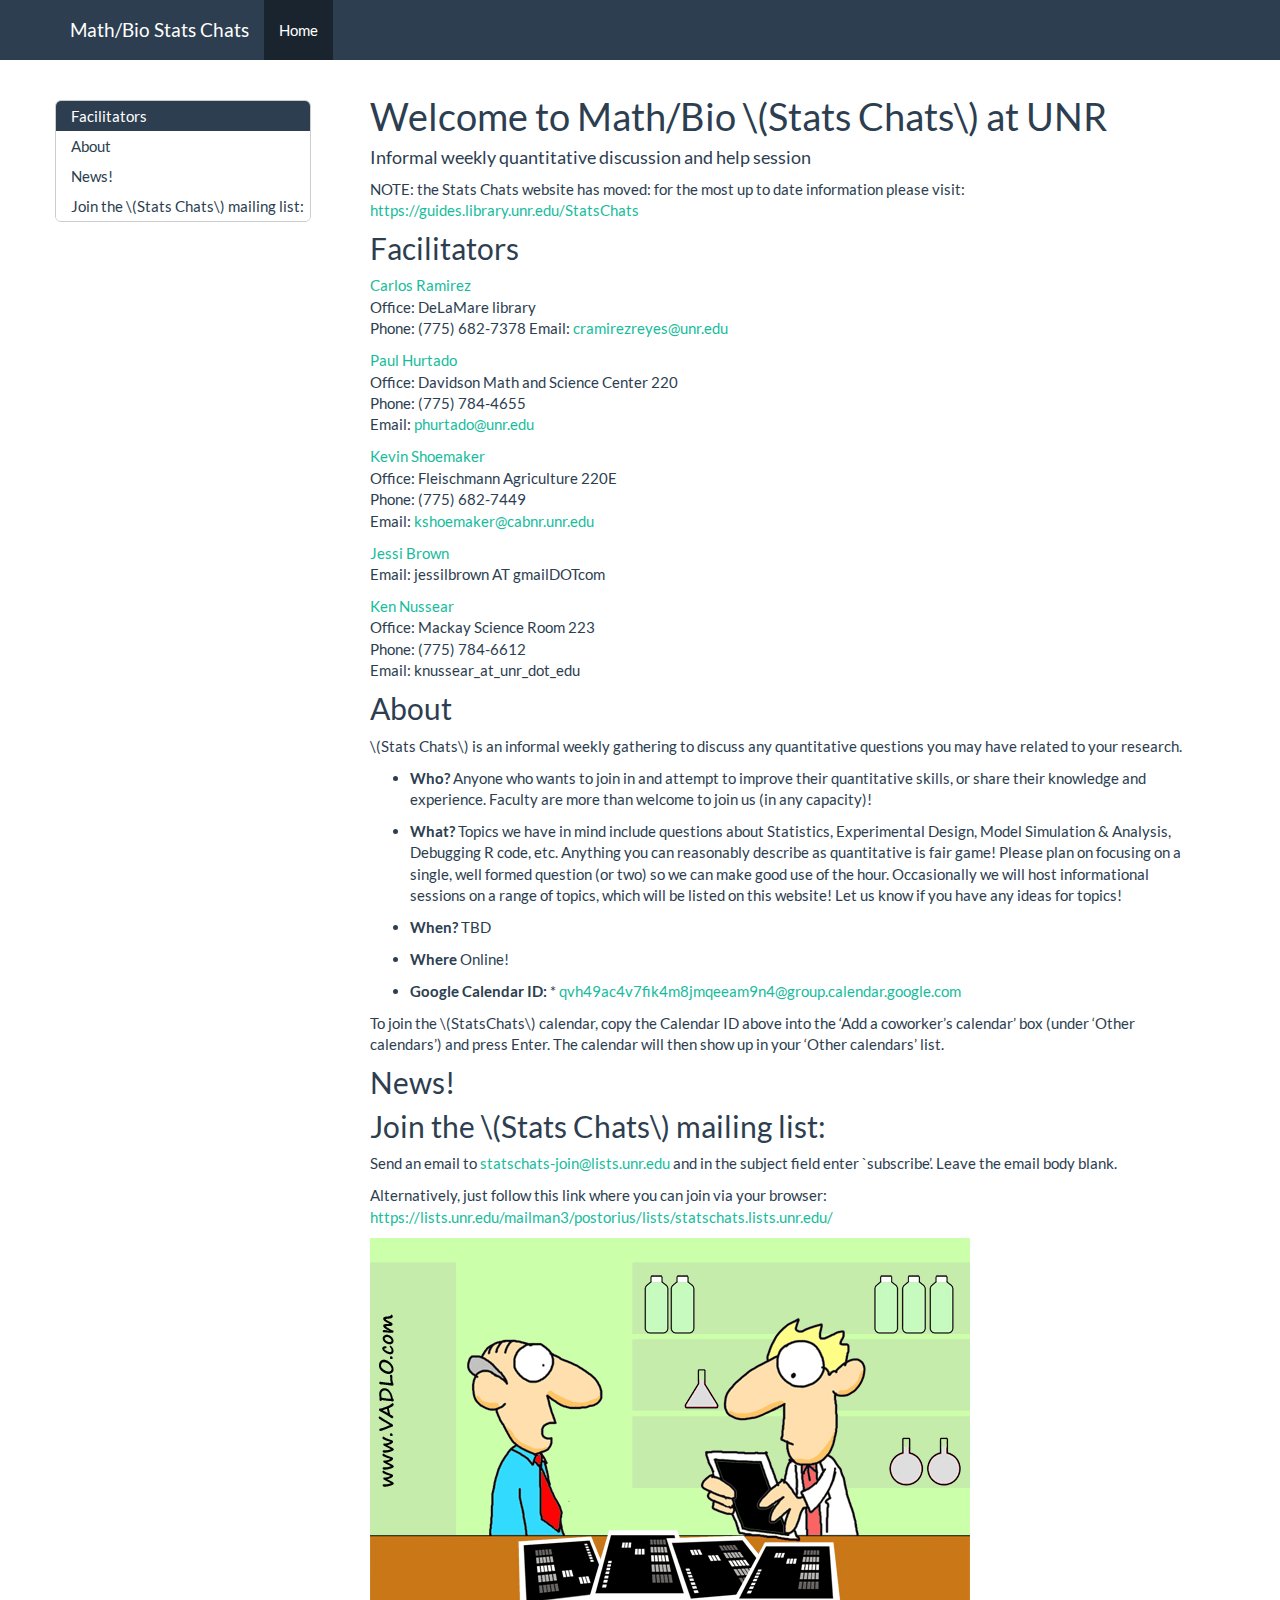
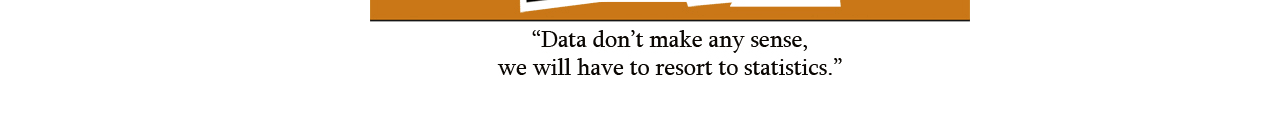
<file: index.html>
<!DOCTYPE html>

<html>

<head>

<meta charset="utf-8" />
<meta name="generator" content="pandoc" />
<meta http-equiv="X-UA-Compatible" content="IE=EDGE" />


<meta name="author" content="Informal weekly quantitative discussion and help session" />


<title>Welcome to Math/Bio Stats Chats at UNR</title>

<script src="site_libs/header-attrs-2.14/header-attrs.js"></script>
<script src="site_libs/jquery-3.6.0/jquery-3.6.0.min.js"></script>
<meta name="viewport" content="width=device-width, initial-scale=1" />
<link href="site_libs/bootstrap-3.3.5/css/flatly.min.css" rel="stylesheet" />
<script src="site_libs/bootstrap-3.3.5/js/bootstrap.min.js"></script>
<script src="site_libs/bootstrap-3.3.5/shim/html5shiv.min.js"></script>
<script src="site_libs/bootstrap-3.3.5/shim/respond.min.js"></script>
<style>h1 {font-size: 34px;}
       h1.title {font-size: 38px;}
       h2 {font-size: 30px;}
       h3 {font-size: 24px;}
       h4 {font-size: 18px;}
       h5 {font-size: 16px;}
       h6 {font-size: 12px;}
       code {color: inherit; background-color: rgba(0, 0, 0, 0.04);}
       pre:not([class]) { background-color: white }</style>
<script src="site_libs/jqueryui-1.11.4/jquery-ui.min.js"></script>
<link href="site_libs/tocify-1.9.1/jquery.tocify.css" rel="stylesheet" />
<script src="site_libs/tocify-1.9.1/jquery.tocify.js"></script>
<script src="site_libs/navigation-1.1/tabsets.js"></script>
<link href="site_libs/highlightjs-9.12.0/default.css" rel="stylesheet" />
<script src="site_libs/highlightjs-9.12.0/highlight.js"></script>

<style type="text/css">
  code{white-space: pre-wrap;}
  span.smallcaps{font-variant: small-caps;}
  span.underline{text-decoration: underline;}
  div.column{display: inline-block; vertical-align: top; width: 50%;}
  div.hanging-indent{margin-left: 1.5em; text-indent: -1.5em;}
  ul.task-list{list-style: none;}
    </style>

<style type="text/css">code{white-space: pre;}</style>
<script type="text/javascript">
if (window.hljs) {
  hljs.configure({languages: []});
  hljs.initHighlightingOnLoad();
  if (document.readyState && document.readyState === "complete") {
    window.setTimeout(function() { hljs.initHighlighting(); }, 0);
  }
}
</script>









<style type = "text/css">
.main-container {
  max-width: 940px;
  margin-left: auto;
  margin-right: auto;
}
img {
  max-width:100%;
}
.tabbed-pane {
  padding-top: 12px;
}
.html-widget {
  margin-bottom: 20px;
}
button.code-folding-btn:focus {
  outline: none;
}
summary {
  display: list-item;
}
details > summary > p:only-child {
  display: inline;
}
pre code {
  padding: 0;
}
</style>


<style type="text/css">
.dropdown-submenu {
  position: relative;
}
.dropdown-submenu>.dropdown-menu {
  top: 0;
  left: 100%;
  margin-top: -6px;
  margin-left: -1px;
  border-radius: 0 6px 6px 6px;
}
.dropdown-submenu:hover>.dropdown-menu {
  display: block;
}
.dropdown-submenu>a:after {
  display: block;
  content: " ";
  float: right;
  width: 0;
  height: 0;
  border-color: transparent;
  border-style: solid;
  border-width: 5px 0 5px 5px;
  border-left-color: #cccccc;
  margin-top: 5px;
  margin-right: -10px;
}
.dropdown-submenu:hover>a:after {
  border-left-color: #adb5bd;
}
.dropdown-submenu.pull-left {
  float: none;
}
.dropdown-submenu.pull-left>.dropdown-menu {
  left: -100%;
  margin-left: 10px;
  border-radius: 6px 0 6px 6px;
}
</style>

<script type="text/javascript">
// manage active state of menu based on current page
$(document).ready(function () {
  // active menu anchor
  href = window.location.pathname
  href = href.substr(href.lastIndexOf('/') + 1)
  if (href === "")
    href = "index.html";
  var menuAnchor = $('a[href="' + href + '"]');

  // mark it active
  menuAnchor.tab('show');

  // if it's got a parent navbar menu mark it active as well
  menuAnchor.closest('li.dropdown').addClass('active');

  // Navbar adjustments
  var navHeight = $(".navbar").first().height() + 15;
  var style = document.createElement('style');
  var pt = "padding-top: " + navHeight + "px; ";
  var mt = "margin-top: -" + navHeight + "px; ";
  var css = "";
  // offset scroll position for anchor links (for fixed navbar)
  for (var i = 1; i <= 6; i++) {
    css += ".section h" + i + "{ " + pt + mt + "}\n";
  }
  style.innerHTML = "body {" + pt + "padding-bottom: 40px; }\n" + css;
  document.head.appendChild(style);
});
</script>

<!-- tabsets -->

<style type="text/css">
.tabset-dropdown > .nav-tabs {
  display: inline-table;
  max-height: 500px;
  min-height: 44px;
  overflow-y: auto;
  border: 1px solid #ddd;
  border-radius: 4px;
}

.tabset-dropdown > .nav-tabs > li.active:before {
  content: "";
  font-family: 'Glyphicons Halflings';
  display: inline-block;
  padding: 10px;
  border-right: 1px solid #ddd;
}

.tabset-dropdown > .nav-tabs.nav-tabs-open > li.active:before {
  content: "&#xe258;";
  border: none;
}

.tabset-dropdown > .nav-tabs.nav-tabs-open:before {
  content: "";
  font-family: 'Glyphicons Halflings';
  display: inline-block;
  padding: 10px;
  border-right: 1px solid #ddd;
}

.tabset-dropdown > .nav-tabs > li.active {
  display: block;
}

.tabset-dropdown > .nav-tabs > li > a,
.tabset-dropdown > .nav-tabs > li > a:focus,
.tabset-dropdown > .nav-tabs > li > a:hover {
  border: none;
  display: inline-block;
  border-radius: 4px;
  background-color: transparent;
}

.tabset-dropdown > .nav-tabs.nav-tabs-open > li {
  display: block;
  float: none;
}

.tabset-dropdown > .nav-tabs > li {
  display: none;
}
</style>

<!-- code folding -->



<style type="text/css">

#TOC {
  margin: 25px 0px 20px 0px;
}
@media (max-width: 768px) {
#TOC {
  position: relative;
  width: 100%;
}
}

@media print {
.toc-content {
  /* see https://github.com/w3c/csswg-drafts/issues/4434 */
  float: right;
}
}

.toc-content {
  padding-left: 30px;
  padding-right: 40px;
}

div.main-container {
  max-width: 1200px;
}

div.tocify {
  width: 20%;
  max-width: 260px;
  max-height: 85%;
}

@media (min-width: 768px) and (max-width: 991px) {
  div.tocify {
    width: 25%;
  }
}

@media (max-width: 767px) {
  div.tocify {
    width: 100%;
    max-width: none;
  }
}

.tocify ul, .tocify li {
  line-height: 20px;
}

.tocify-subheader .tocify-item {
  font-size: 0.90em;
}

.tocify .list-group-item {
  border-radius: 0px;
}


</style>



</head>

<body>


<div class="container-fluid main-container">


<!-- setup 3col/9col grid for toc_float and main content  -->
<div class="row">
<div class="col-xs-12 col-sm-4 col-md-3">
<div id="TOC" class="tocify">
</div>
</div>

<div class="toc-content col-xs-12 col-sm-8 col-md-9">




<div class="navbar navbar-default  navbar-fixed-top" role="navigation">
  <div class="container">
    <div class="navbar-header">
      <button type="button" class="navbar-toggle collapsed" data-toggle="collapse" data-bs-toggle="collapse" data-target="#navbar" data-bs-target="#navbar">
        <span class="icon-bar"></span>
        <span class="icon-bar"></span>
        <span class="icon-bar"></span>
      </button>
      <a class="navbar-brand" href="index.html">Math/Bio Stats Chats</a>
    </div>
    <div id="navbar" class="navbar-collapse collapse">
      <ul class="nav navbar-nav">
        <li>
  <a href="index.html">Home</a>
</li>
      </ul>
      <ul class="nav navbar-nav navbar-right">
        
      </ul>
    </div><!--/.nav-collapse -->
  </div><!--/.container -->
</div><!--/.navbar -->

<div id="header">



<h1 class="title toc-ignore">Welcome to Math/Bio <span
class="math inline">\(Stats Chats\)</span> at UNR</h1>
<h4 class="author">Informal weekly quantitative discussion and help
session</h4>

</div>


<p>NOTE: the Stats Chats website has moved: for the most up to date
information please visit: <a
href="https://guides.library.unr.edu/StatsChats">https://guides.library.unr.edu/StatsChats</a></p>
<div id="facilitators" class="section level2">
<h2>Facilitators</h2>
<p><a href="https://library.unr.edu/ramirez-reyes-carlos">Carlos
Ramirez</a><br />
Office: DeLaMare library<br />
Phone: (775) 682-7378 Email: <a
href="cramirezreyes@unr.edu">cramirezreyes@unr.edu</a></p>
<p><a href="http://pauljhurtado.com/">Paul Hurtado</a><br />
Office: Davidson Math and Science Center 220<br />
Phone: (775) 784-4655<br />
Email: <a href="phurtado@unr.edu">phurtado@unr.edu</a></p>
<p><a href="http://naes.unr.edu/shoemaker/">Kevin Shoemaker</a><br />
Office: Fleischmann Agriculture 220E<br />
Phone: (775) 682-7449<br />
Email: <a
href="kshoemaker@cabnr.unr.edu">kshoemaker@cabnr.unr.edu</a></p>
<p><a href="http://jessilbrown.org/Welcome.html">Jessi Brown</a><br />
Email: jessilbrown AT gmailDOTcom</p>
<p><a href="http://www.nussear.com/">Ken Nussear</a><br />
Office: Mackay Science Room 223<br />
Phone: (775) 784-6612<br />
Email: knussear_at_unr_dot_edu</p>
</div>
<div id="about" class="section level2">
<h2>About</h2>
<p><span class="math inline">\(Stats Chats\)</span> is an informal
weekly gathering to discuss any quantitative questions you may have
related to your research.</p>
<ul>
<li><p><strong>Who?</strong> Anyone who wants to join in and attempt to
improve their quantitative skills, or share their knowledge and
experience. Faculty are more than welcome to join us (in any
capacity)!<br />
</p></li>
<li><p><strong>What?</strong> Topics we have in mind include questions
about Statistics, Experimental Design, Model Simulation &amp; Analysis,
Debugging R code, etc. Anything you can reasonably describe as
quantitative is fair game! Please plan on focusing on a single, well
formed question (or two) so we can make good use of the hour.
Occasionally we will host informational sessions on a range of topics,
which will be listed on this website! Let us know if you have any ideas
for topics!</p></li>
<li><p><strong>When?</strong> TBD</p></li>
<li><p><strong>Where</strong> Online!</p></li>
<li><p><strong>Google Calendar ID:</strong> * <a
href="mailto:qvh49ac4v7fik4m8jmqeeam9n4@group.calendar.google.com"
class="email">qvh49ac4v7fik4m8jmqeeam9n4@group.calendar.google.com</a></p></li>
</ul>
<p>To join the <span class="math inline">\(StatsChats\)</span> calendar,
copy the Calendar ID above into the ‘Add a coworker’s calendar’ box
(under ‘Other calendars’) and press Enter. The calendar will then show
up in your ‘Other calendars’ list.</p>
</div>
<div id="news" class="section level2">
<h2>News!</h2>
</div>
<div id="join-the-stats-chats-mailing-list" class="section level2">
<h2>Join the <span class="math inline">\(Stats Chats\)</span> mailing
list:</h2>
<p>Send an email to <a href="mailto:statschats-join@lists.unr.edu"
class="email">statschats-join@lists.unr.edu</a> and in the subject field
enter `subscribe’. Leave the email body blank.</p>
<p>Alternatively, just follow this link where you can join via your
browser: <a
href="https://lists.unr.edu/mailman3/postorius/lists/statschats.lists.unr.edu/"
class="uri">https://lists.unr.edu/mailman3/postorius/lists/statschats.lists.unr.edu/</a></p>
<p><img src="StatsCartoon1.gif" /></p>
</div>



</div>
</div>

</div>

<script>

// add bootstrap table styles to pandoc tables
function bootstrapStylePandocTables() {
  $('tr.odd').parent('tbody').parent('table').addClass('table table-condensed');
}
$(document).ready(function () {
  bootstrapStylePandocTables();
});


</script>

<!-- tabsets -->

<script>
$(document).ready(function () {
  window.buildTabsets("TOC");
});

$(document).ready(function () {
  $('.tabset-dropdown > .nav-tabs > li').click(function () {
    $(this).parent().toggleClass('nav-tabs-open');
  });
});
</script>

<!-- code folding -->

<script>
$(document).ready(function ()  {

    // temporarily add toc-ignore selector to headers for the consistency with Pandoc
    $('.unlisted.unnumbered').addClass('toc-ignore')

    // move toc-ignore selectors from section div to header
    $('div.section.toc-ignore')
        .removeClass('toc-ignore')
        .children('h1,h2,h3,h4,h5').addClass('toc-ignore');

    // establish options
    var options = {
      selectors: "h1,h2,h3",
      theme: "bootstrap3",
      context: '.toc-content',
      hashGenerator: function (text) {
        return text.replace(/[.\\/?&!#<>]/g, '').replace(/\s/g, '_');
      },
      ignoreSelector: ".toc-ignore",
      scrollTo: 0
    };
    options.showAndHide = true;
    options.smoothScroll = true;

    // tocify
    var toc = $("#TOC").tocify(options).data("toc-tocify");
});
</script>

<!-- dynamically load mathjax for compatibility with self-contained -->
<script>
  (function () {
    var script = document.createElement("script");
    script.type = "text/javascript";
    script.src  = "https://mathjax.rstudio.com/latest/MathJax.js?config=TeX-AMS-MML_HTMLorMML";
    document.getElementsByTagName("head")[0].appendChild(script);
  })();
</script>

</body>
</html>
</file>
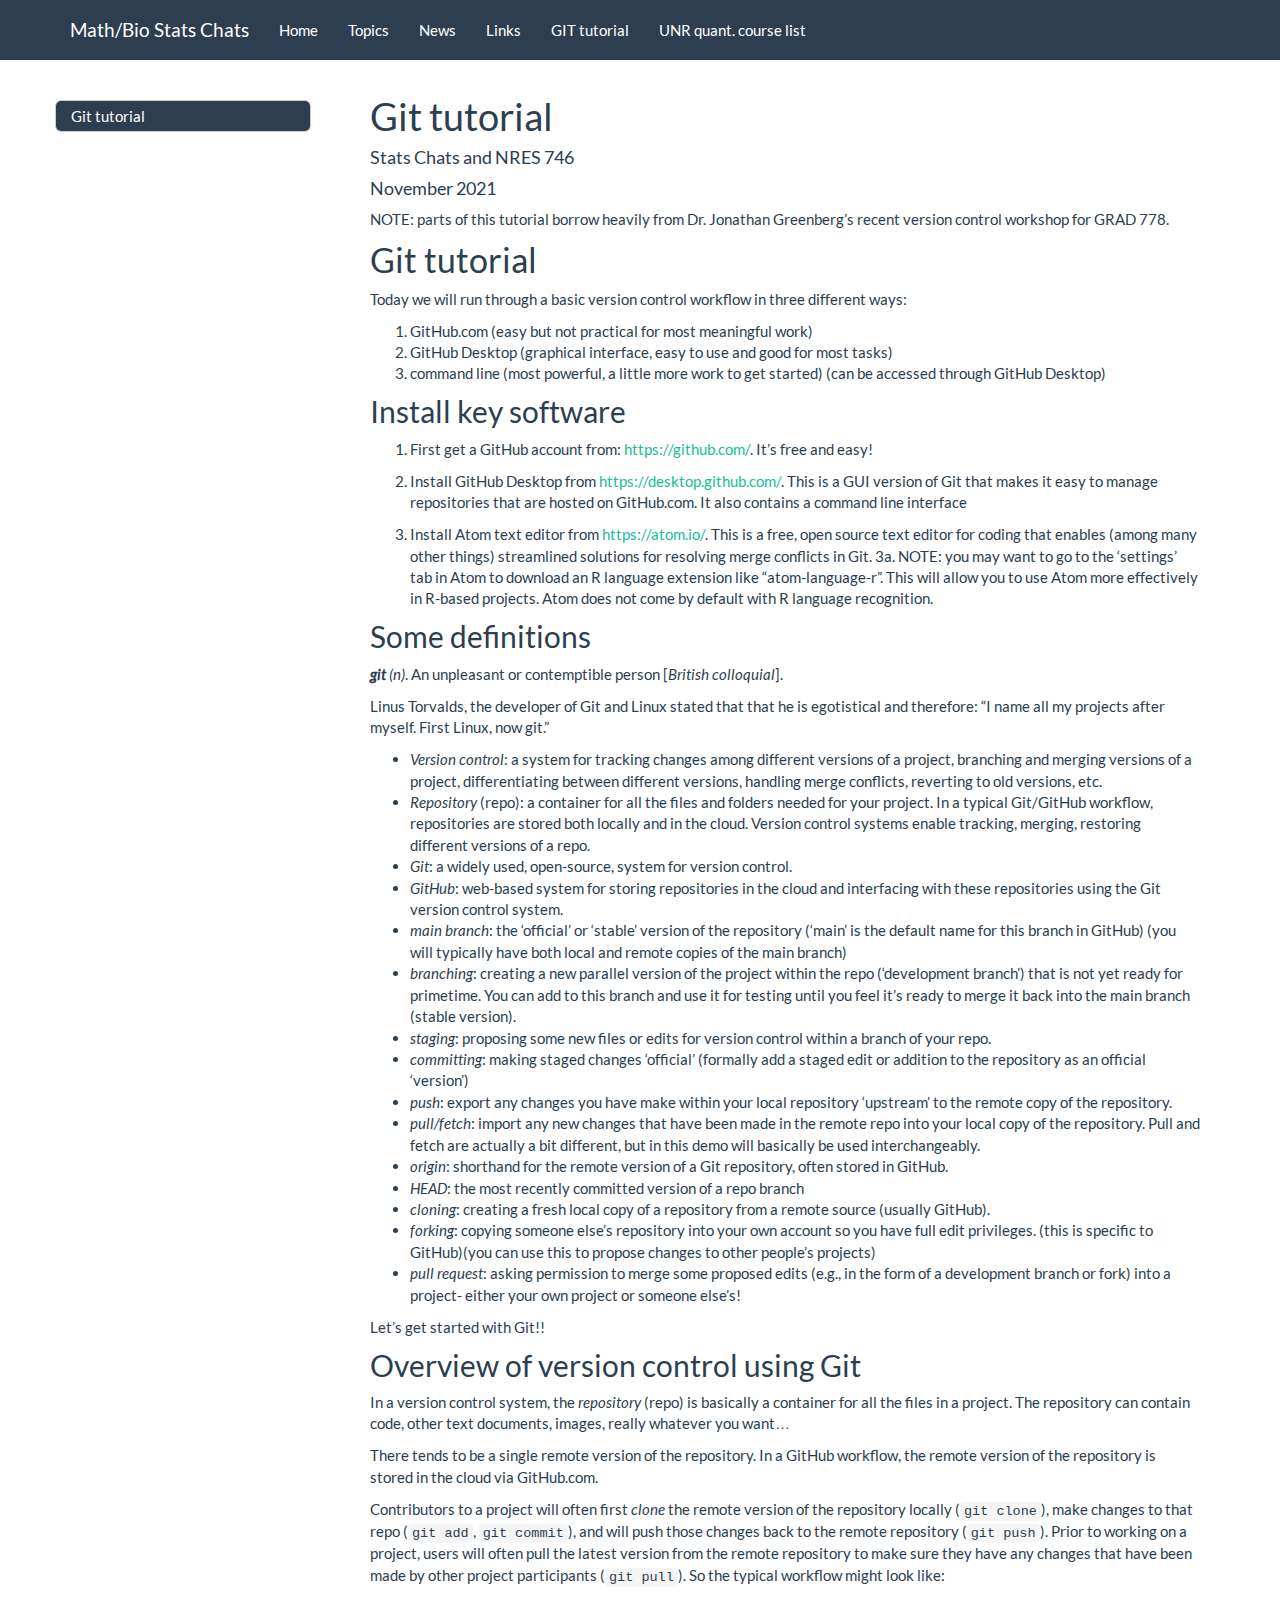
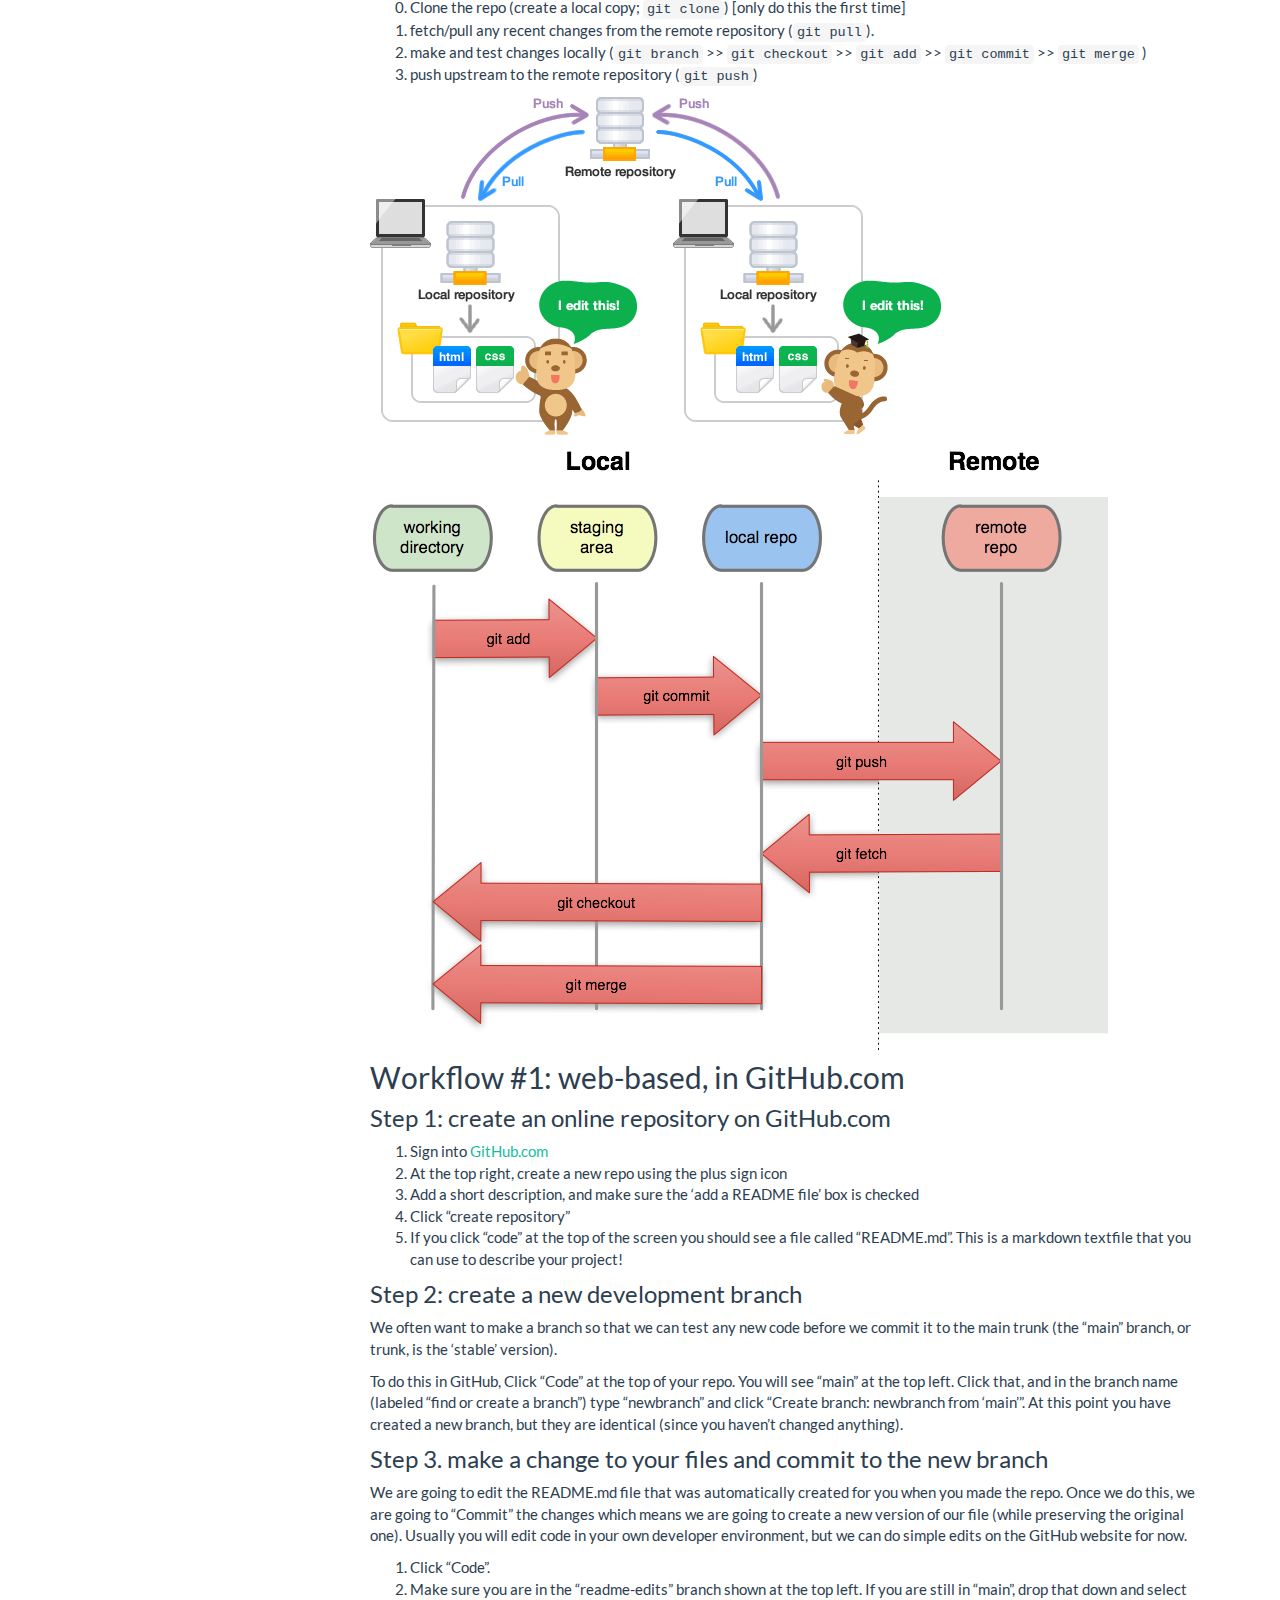
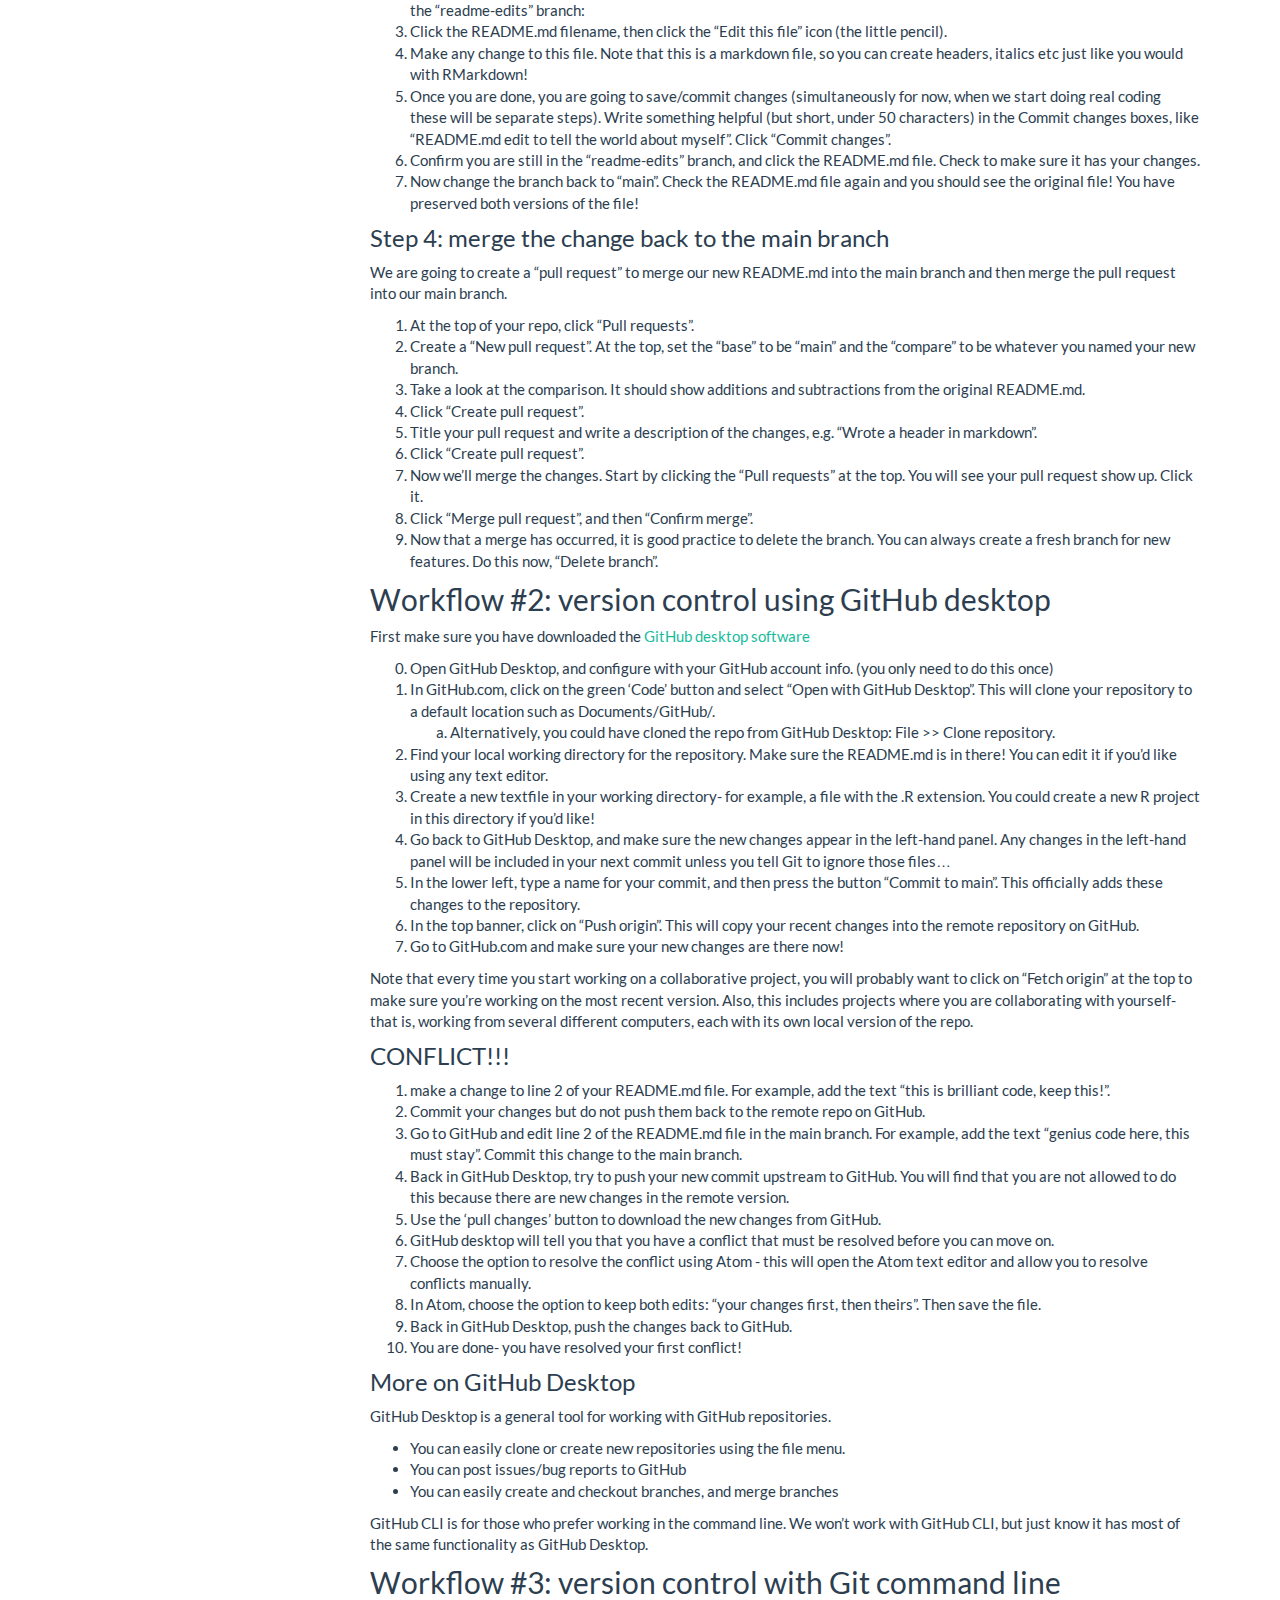
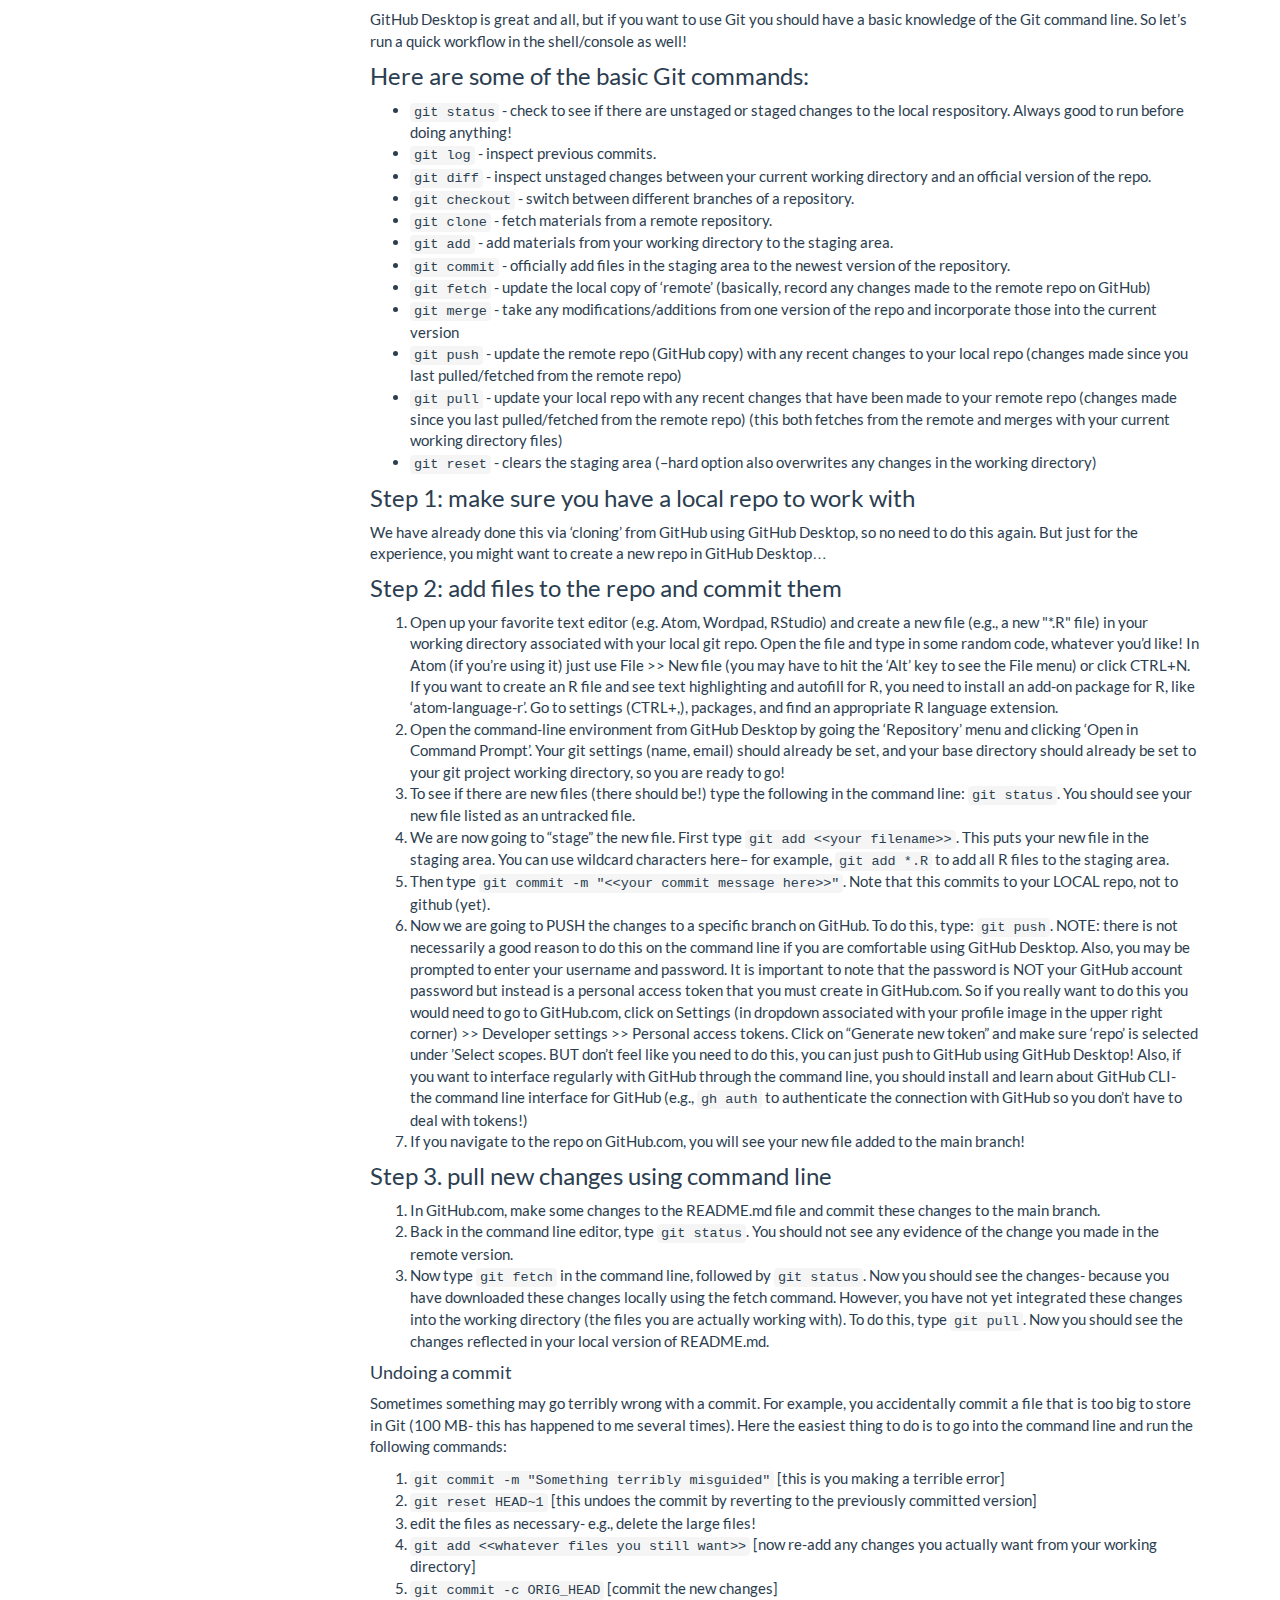
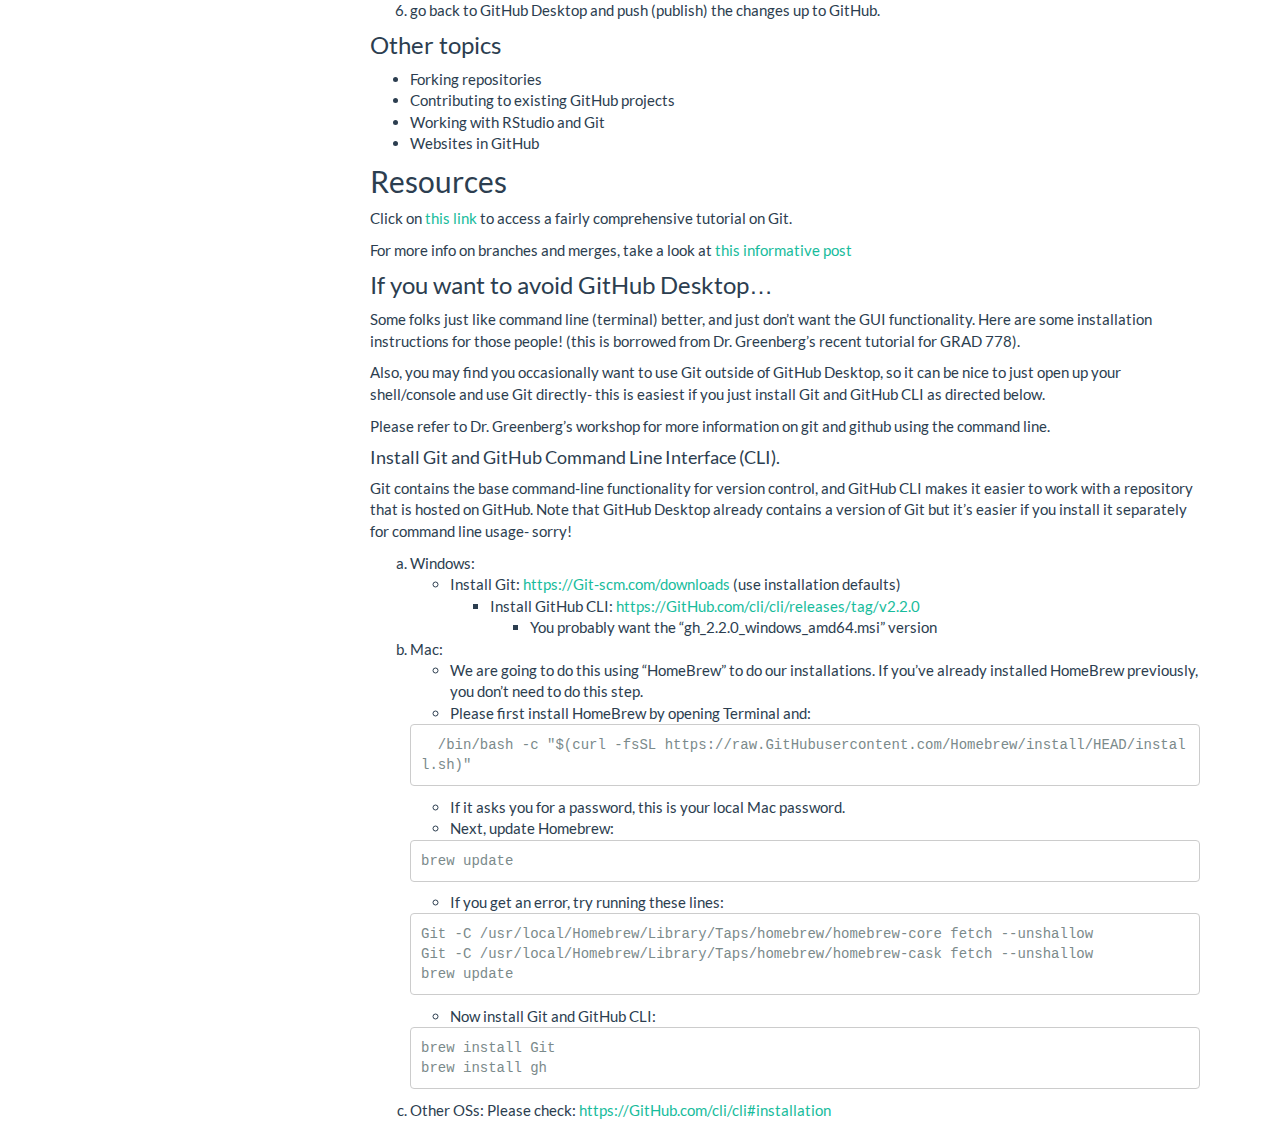
<file: GIT-tutorial.html>
<!DOCTYPE html>

<html>

<head>

<meta charset="utf-8" />
<meta name="generator" content="pandoc" />
<meta http-equiv="X-UA-Compatible" content="IE=EDGE" />


<meta name="author" content="Stats Chats and NRES 746" />


<title>Git tutorial</title>

<script src="site_libs/header-attrs-2.11/header-attrs.js"></script>
<script src="site_libs/jquery-3.6.0/jquery-3.6.0.min.js"></script>
<meta name="viewport" content="width=device-width, initial-scale=1" />
<link href="site_libs/bootstrap-3.3.5/css/flatly.min.css" rel="stylesheet" />
<script src="site_libs/bootstrap-3.3.5/js/bootstrap.min.js"></script>
<script src="site_libs/bootstrap-3.3.5/shim/html5shiv.min.js"></script>
<script src="site_libs/bootstrap-3.3.5/shim/respond.min.js"></script>
<style>h1 {font-size: 34px;}
       h1.title {font-size: 38px;}
       h2 {font-size: 30px;}
       h3 {font-size: 24px;}
       h4 {font-size: 18px;}
       h5 {font-size: 16px;}
       h6 {font-size: 12px;}
       code {color: inherit; background-color: rgba(0, 0, 0, 0.04);}
       pre:not([class]) { background-color: white }</style>
<script src="site_libs/jqueryui-1.11.4/jquery-ui.min.js"></script>
<link href="site_libs/tocify-1.9.1/jquery.tocify.css" rel="stylesheet" />
<script src="site_libs/tocify-1.9.1/jquery.tocify.js"></script>
<script src="site_libs/navigation-1.1/tabsets.js"></script>
<link href="site_libs/highlightjs-9.12.0/default.css" rel="stylesheet" />
<script src="site_libs/highlightjs-9.12.0/highlight.js"></script>

<style type="text/css">
  code{white-space: pre-wrap;}
  span.smallcaps{font-variant: small-caps;}
  span.underline{text-decoration: underline;}
  div.column{display: inline-block; vertical-align: top; width: 50%;}
  div.hanging-indent{margin-left: 1.5em; text-indent: -1.5em;}
  ul.task-list{list-style: none;}
    </style>

<style type="text/css">code{white-space: pre;}</style>
<script type="text/javascript">
if (window.hljs) {
  hljs.configure({languages: []});
  hljs.initHighlightingOnLoad();
  if (document.readyState && document.readyState === "complete") {
    window.setTimeout(function() { hljs.initHighlighting(); }, 0);
  }
}
</script>








<style type = "text/css">
.main-container {
  max-width: 940px;
  margin-left: auto;
  margin-right: auto;
}
img {
  max-width:100%;
}
.tabbed-pane {
  padding-top: 12px;
}
.html-widget {
  margin-bottom: 20px;
}
button.code-folding-btn:focus {
  outline: none;
}
summary {
  display: list-item;
}
pre code {
  padding: 0;
}
</style>


<style type="text/css">
.dropdown-submenu {
  position: relative;
}
.dropdown-submenu>.dropdown-menu {
  top: 0;
  left: 100%;
  margin-top: -6px;
  margin-left: -1px;
  border-radius: 0 6px 6px 6px;
}
.dropdown-submenu:hover>.dropdown-menu {
  display: block;
}
.dropdown-submenu>a:after {
  display: block;
  content: " ";
  float: right;
  width: 0;
  height: 0;
  border-color: transparent;
  border-style: solid;
  border-width: 5px 0 5px 5px;
  border-left-color: #cccccc;
  margin-top: 5px;
  margin-right: -10px;
}
.dropdown-submenu:hover>a:after {
  border-left-color: #adb5bd;
}
.dropdown-submenu.pull-left {
  float: none;
}
.dropdown-submenu.pull-left>.dropdown-menu {
  left: -100%;
  margin-left: 10px;
  border-radius: 6px 0 6px 6px;
}
</style>

<script type="text/javascript">
// manage active state of menu based on current page
$(document).ready(function () {
  // active menu anchor
  href = window.location.pathname
  href = href.substr(href.lastIndexOf('/') + 1)
  if (href === "")
    href = "index.html";
  var menuAnchor = $('a[href="' + href + '"]');

  // mark it active
  menuAnchor.tab('show');

  // if it's got a parent navbar menu mark it active as well
  menuAnchor.closest('li.dropdown').addClass('active');

  // Navbar adjustments
  var navHeight = $(".navbar").first().height() + 15;
  var style = document.createElement('style');
  var pt = "padding-top: " + navHeight + "px; ";
  var mt = "margin-top: -" + navHeight + "px; ";
  var css = "";
  // offset scroll position for anchor links (for fixed navbar)
  for (var i = 1; i <= 6; i++) {
    css += ".section h" + i + "{ " + pt + mt + "}\n";
  }
  style.innerHTML = "body {" + pt + "padding-bottom: 40px; }\n" + css;
  document.head.appendChild(style);
});
</script>

<!-- tabsets -->

<style type="text/css">
.tabset-dropdown > .nav-tabs {
  display: inline-table;
  max-height: 500px;
  min-height: 44px;
  overflow-y: auto;
  border: 1px solid #ddd;
  border-radius: 4px;
}

.tabset-dropdown > .nav-tabs > li.active:before {
  content: "";
  font-family: 'Glyphicons Halflings';
  display: inline-block;
  padding: 10px;
  border-right: 1px solid #ddd;
}

.tabset-dropdown > .nav-tabs.nav-tabs-open > li.active:before {
  content: "&#xe258;";
  border: none;
}

.tabset-dropdown > .nav-tabs.nav-tabs-open:before {
  content: "";
  font-family: 'Glyphicons Halflings';
  display: inline-block;
  padding: 10px;
  border-right: 1px solid #ddd;
}

.tabset-dropdown > .nav-tabs > li.active {
  display: block;
}

.tabset-dropdown > .nav-tabs > li > a,
.tabset-dropdown > .nav-tabs > li > a:focus,
.tabset-dropdown > .nav-tabs > li > a:hover {
  border: none;
  display: inline-block;
  border-radius: 4px;
  background-color: transparent;
}

.tabset-dropdown > .nav-tabs.nav-tabs-open > li {
  display: block;
  float: none;
}

.tabset-dropdown > .nav-tabs > li {
  display: none;
}
</style>

<!-- code folding -->



<style type="text/css">

#TOC {
  margin: 25px 0px 20px 0px;
}
@media (max-width: 768px) {
#TOC {
  position: relative;
  width: 100%;
}
}

@media print {
.toc-content {
  /* see https://github.com/w3c/csswg-drafts/issues/4434 */
  float: right;
}
}

.toc-content {
  padding-left: 30px;
  padding-right: 40px;
}

div.main-container {
  max-width: 1200px;
}

div.tocify {
  width: 20%;
  max-width: 260px;
  max-height: 85%;
}

@media (min-width: 768px) and (max-width: 991px) {
  div.tocify {
    width: 25%;
  }
}

@media (max-width: 767px) {
  div.tocify {
    width: 100%;
    max-width: none;
  }
}

.tocify ul, .tocify li {
  line-height: 20px;
}

.tocify-subheader .tocify-item {
  font-size: 0.90em;
}

.tocify .list-group-item {
  border-radius: 0px;
}


</style>



</head>

<body>


<div class="container-fluid main-container">


<!-- setup 3col/9col grid for toc_float and main content  -->
<div class="row">
<div class="col-xs-12 col-sm-4 col-md-3">
<div id="TOC" class="tocify">
</div>
</div>

<div class="toc-content col-xs-12 col-sm-8 col-md-9">




<div class="navbar navbar-default  navbar-fixed-top" role="navigation">
  <div class="container">
    <div class="navbar-header">
      <button type="button" class="navbar-toggle collapsed" data-toggle="collapse" data-target="#navbar">
        <span class="icon-bar"></span>
        <span class="icon-bar"></span>
        <span class="icon-bar"></span>
      </button>
      <a class="navbar-brand" href="index.html">Math/Bio Stats Chats</a>
    </div>
    <div id="navbar" class="navbar-collapse collapse">
      <ul class="nav navbar-nav">
        <li>
  <a href="index.html">Home</a>
</li>
<li>
  <a href="topics.html">Topics</a>
</li>
<li>
  <a href="news.html">News</a>
</li>
<li>
  <a href="Links.html">Links</a>
</li>
<li>
  <a href="GIT_tutorial.html">GIT tutorial</a>
</li>
<li>
  <a href="https://docs.google.com/spreadsheets/d/1qdmvlnrLDH8bIeHXflAGDeM9MIV74G6Sm1zn2mCtqgM/edit#gid=0">UNR quant. course list</a>
</li>
      </ul>
      <ul class="nav navbar-nav navbar-right">
        
      </ul>
    </div><!--/.nav-collapse -->
  </div><!--/.container -->
</div><!--/.navbar -->

<div id="header">



<h1 class="title toc-ignore">Git tutorial</h1>
<h4 class="author">Stats Chats and NRES 746</h4>
<h4 class="date">November 2021</h4>

</div>


<p>NOTE: parts of this tutorial borrow heavily from Dr. Jonathan Greenberg’s recent version control workshop for GRAD 778.</p>
<div id="git-tutorial" class="section level1">
<h1>Git tutorial</h1>
<p>Today we will run through a basic version control workflow in three different ways:</p>
<ol style="list-style-type: decimal">
<li>GitHub.com (easy but not practical for most meaningful work)</li>
<li>GitHub Desktop (graphical interface, easy to use and good for most tasks)</li>
<li>command line (most powerful, a little more work to get started) (can be accessed through GitHub Desktop)</li>
</ol>
<div id="install-key-software" class="section level2">
<h2>Install key software</h2>
<ol style="list-style-type: decimal">
<li><p>First get a GitHub account from: <a href="https://github.com/">https://github.com/</a>. It’s free and easy!</p></li>
<li><p>Install GitHub Desktop from <a href="https://desktop.github.com/">https://desktop.github.com/</a>. This is a GUI version of Git that makes it easy to manage repositories that are hosted on GitHub.com. It also contains a command line interface</p></li>
<li><p>Install Atom text editor from <a href="https://atom.io/">https://atom.io/</a>. This is a free, open source text editor for coding that enables (among many other things) streamlined solutions for resolving merge conflicts in Git. 3a. NOTE: you may want to go to the ‘settings’ tab in Atom to download an R language extension like “atom-language-r”. This will allow you to use Atom more effectively in R-based projects. Atom does not come by default with R language recognition.</p></li>
</ol>
</div>
<div id="some-definitions" class="section level2">
<h2>Some definitions</h2>
<p><strong><em>git</em></strong> <em>(n)</em>. An unpleasant or contemptible person [<em>British colloquial</em>].</p>
<p>Linus Torvalds, the developer of Git and Linux stated that that he is egotistical and therefore: “I name all my projects after myself. First Linux, now git.”</p>
<ul>
<li><em>Version control</em>: a system for tracking changes among different versions of a project, branching and merging versions of a project, differentiating between different versions, handling merge conflicts, reverting to old versions, etc.</li>
<li><em>Repository</em> (repo): a container for all the files and folders needed for your project. In a typical Git/GitHub workflow, repositories are stored both locally and in the cloud. Version control systems enable tracking, merging, restoring different versions of a repo.</li>
<li><em>Git</em>: a widely used, open-source, system for version control.</li>
<li><em>GitHub</em>: web-based system for storing repositories in the cloud and interfacing with these repositories using the Git version control system.</li>
<li><em>main branch</em>: the ‘official’ or ‘stable’ version of the repository (‘main’ is the default name for this branch in GitHub) (you will typically have both local and remote copies of the main branch)</li>
<li><em>branching</em>: creating a new parallel version of the project within the repo (‘development branch’) that is not yet ready for primetime. You can add to this branch and use it for testing until you feel it’s ready to merge it back into the main branch (stable version).<br />
</li>
<li><em>staging</em>: proposing some new files or edits for version control within a branch of your repo.</li>
<li><em>committing</em>: making staged changes ‘official’ (formally add a staged edit or addition to the repository as an official ‘version’)</li>
<li><em>push</em>: export any changes you have make within your local repository ‘upstream’ to the remote copy of the repository.<br />
</li>
<li><em>pull/fetch</em>: import any new changes that have been made in the remote repo into your local copy of the repository. Pull and fetch are actually a bit different, but in this demo will basically be used interchangeably.</li>
<li><em>origin</em>: shorthand for the remote version of a Git repository, often stored in GitHub.</li>
<li><em>HEAD</em>: the most recently committed version of a repo branch</li>
<li><em>cloning</em>: creating a fresh local copy of a repository from a remote source (usually GitHub).</li>
<li><em>forking</em>: copying someone else’s repository into your own account so you have full edit privileges. (this is specific to GitHub)(you can use this to propose changes to other people’s projects)</li>
<li><em>pull request</em>: asking permission to merge some proposed edits (e.g., in the form of a development branch or fork) into a project- either your own project or someone else’s!</li>
</ul>
<p>Let’s get started with Git!!</p>
</div>
<div id="overview-of-version-control-using-git" class="section level2">
<h2>Overview of version control using Git</h2>
<p>In a version control system, the <em>repository</em> (repo) is basically a container for all the files in a project. The repository can contain code, other text documents, images, really whatever you want…</p>
<p>There tends to be a single remote version of the repository. In a GitHub workflow, the remote version of the repository is stored in the cloud via GitHub.com.</p>
<p>Contributors to a project will often first <em>clone</em> the remote version of the repository locally (<code>git clone</code>), make changes to that repo (<code>git add</code>, <code>git commit</code>), and will push those changes back to the remote repository (<code>git push</code>). Prior to working on a project, users will often pull the latest version from the remote repository to make sure they have any changes that have been made by other project participants (<code>git pull</code>). So the typical workflow might look like:</p>
<ol start="0" style="list-style-type: decimal">
<li>Clone the repo (create a local copy; <code>git clone</code>) [only do this the first time]</li>
<li>fetch/pull any recent changes from the remote repository (<code>git pull</code>).</li>
<li>make and test changes locally (<code>git branch</code> &gt;&gt; <code>git checkout</code> &gt;&gt; <code>git add</code> &gt;&gt; <code>git commit</code> &gt;&gt; <code>git merge</code> )</li>
<li>push upstream to the remote repository (<code>git push</code>)</li>
</ol>
<p><img src="GIT1.png" /></p>
<p><img src="GIT2.png" /></p>
</div>
<div id="workflow-1-web-based-in-github.com" class="section level2">
<h2>Workflow #1: web-based, in GitHub.com</h2>
<div id="step-1-create-an-online-repository-on-github.com" class="section level3">
<h3>Step 1: create an online repository on GitHub.com</h3>
<ol style="list-style-type: decimal">
<li>Sign into <a href="GitHub.com">GitHub.com</a></li>
<li>At the top right, create a new repo using the plus sign icon</li>
<li>Add a short description, and make sure the ‘add a README file’ box is checked</li>
<li>Click “create repository”</li>
<li>If you click “code” at the top of the screen you should see a file called “README.md”. This is a markdown textfile that you can use to describe your project!</li>
</ol>
</div>
<div id="step-2-create-a-new-development-branch" class="section level3">
<h3>Step 2: create a new development branch</h3>
<p>We often want to make a branch so that we can test any new code before we commit it to the main trunk (the “main” branch, or trunk, is the ‘stable’ version).</p>
<p>To do this in GitHub, Click “Code” at the top of your repo. You will see “main” at the top left. Click that, and in the branch name (labeled “find or create a branch”) type “newbranch” and click “Create branch: newbranch from ‘main’”. At this point you have created a new branch, but they are identical (since you haven’t changed anything).</p>
</div>
<div id="step-3.-make-a-change-to-your-files-and-commit-to-the-new-branch" class="section level3">
<h3>Step 3. make a change to your files and commit to the new branch</h3>
<p>We are going to edit the README.md file that was automatically created for you when you made the repo. Once we do this, we are going to “Commit” the changes which means we are going to create a new version of our file (while preserving the original one). Usually you will edit code in your own developer environment, but we can do simple edits on the GitHub website for now.</p>
<ol style="list-style-type: decimal">
<li>Click “Code”.</li>
<li>Make sure you are in the “readme-edits” branch shown at the top left. If you are still in “main”, drop that down and select the “readme-edits” branch:</li>
<li>Click the README.md filename, then click the “Edit this file” icon (the little pencil).</li>
<li>Make any change to this file. Note that this is a markdown file, so you can create headers, italics etc just like you would with RMarkdown!</li>
<li>Once you are done, you are going to save/commit changes (simultaneously for now, when we start doing real coding these will be separate steps). Write something helpful (but short, under 50 characters) in the Commit changes boxes, like “README.md edit to tell the world about myself”. Click “Commit changes”.</li>
<li>Confirm you are still in the “readme-edits” branch, and click the README.md file. Check to make sure it has your changes.</li>
<li>Now change the branch back to “main”. Check the README.md file again and you should see the original file! You have preserved both versions of the file!</li>
</ol>
</div>
<div id="step-4-merge-the-change-back-to-the-main-branch" class="section level3">
<h3>Step 4: merge the change back to the main branch</h3>
<p>We are going to create a “pull request” to merge our new README.md into the main branch and then merge the pull request into our main branch.</p>
<ol style="list-style-type: decimal">
<li>At the top of your repo, click “Pull requests”.</li>
<li>Create a “New pull request”. At the top, set the “base” to be “main” and the “compare” to be whatever you named your new branch.</li>
<li>Take a look at the comparison. It should show additions and subtractions from the original README.md.</li>
<li>Click “Create pull request”.<br />
</li>
<li>Title your pull request and write a description of the changes, e.g. “Wrote a header in markdown”.</li>
<li>Click “Create pull request”.</li>
<li>Now we’ll merge the changes. Start by clicking the “Pull requests” at the top. You will see your pull request show up. Click it.</li>
<li>Click “Merge pull request”, and then “Confirm merge”.</li>
<li>Now that a merge has occurred, it is good practice to delete the branch. You can always create a fresh branch for new features. Do this now, “Delete branch”.</li>
</ol>
</div>
</div>
<div id="workflow-2-version-control-using-github-desktop" class="section level2">
<h2>Workflow #2: version control using GitHub desktop</h2>
<p>First make sure you have downloaded the <a href="https://desktop.github.com/">GitHub desktop software</a></p>
<ol start="0" style="list-style-type: decimal">
<li>Open GitHub Desktop, and configure with your GitHub account info. (you only need to do this once)</li>
<li>In GitHub.com, click on the green ‘Code’ button and select “Open with GitHub Desktop”. This will clone your repository to a default location such as Documents/GitHub/<repo name>.
<ol style="list-style-type: lower-alpha">
<li>Alternatively, you could have cloned the repo from GitHub Desktop: File &gt;&gt; Clone repository.</li>
</ol></li>
<li>Find your local working directory for the repository. Make sure the README.md is in there! You can edit it if you’d like using any text editor.</li>
<li>Create a new textfile in your working directory- for example, a file with the .R extension. You could create a new R project in this directory if you’d like!</li>
<li>Go back to GitHub Desktop, and make sure the new changes appear in the left-hand panel. Any changes in the left-hand panel will be included in your next commit unless you tell Git to ignore those files…<br />
</li>
<li>In the lower left, type a name for your commit, and then press the button “Commit to main”. This officially adds these changes to the repository.</li>
<li>In the top banner, click on “Push origin”. This will copy your recent changes into the remote repository on GitHub.</li>
<li>Go to GitHub.com and make sure your new changes are there now!</li>
</ol>
<p>Note that every time you start working on a collaborative project, you will probably want to click on “Fetch origin” at the top to make sure you’re working on the most recent version. Also, this includes projects where you are collaborating with yourself- that is, working from several different computers, each with its own local version of the repo.</p>
<div id="conflict" class="section level3">
<h3>CONFLICT!!!</h3>
<ol style="list-style-type: decimal">
<li>make a change to line 2 of your README.md file. For example, add the text “this is brilliant code, keep this!”.</li>
<li>Commit your changes but do not push them back to the remote repo on GitHub.</li>
<li>Go to GitHub and edit line 2 of the README.md file in the main branch. For example, add the text “genius code here, this must stay”. Commit this change to the main branch.</li>
<li>Back in GitHub Desktop, try to push your new commit upstream to GitHub. You will find that you are not allowed to do this because there are new changes in the remote version.</li>
<li>Use the ‘pull changes’ button to download the new changes from GitHub.</li>
<li>GitHub desktop will tell you that you have a conflict that must be resolved before you can move on.</li>
<li>Choose the option to resolve the conflict using Atom - this will open the Atom text editor and allow you to resolve conflicts manually.</li>
<li>In Atom, choose the option to keep both edits: “your changes first, then theirs”. Then save the file.</li>
<li>Back in GitHub Desktop, push the changes back to GitHub.</li>
<li>You are done- you have resolved your first conflict!</li>
</ol>
</div>
<div id="more-on-github-desktop" class="section level3">
<h3>More on GitHub Desktop</h3>
<p>GitHub Desktop is a general tool for working with GitHub repositories.</p>
<ul>
<li>You can easily clone or create new repositories using the file menu.<br />
</li>
<li>You can post issues/bug reports to GitHub</li>
<li>You can easily create and checkout branches, and merge branches</li>
</ul>
<p>GitHub CLI is for those who prefer working in the command line. We won’t work with GitHub CLI, but just know it has most of the same functionality as GitHub Desktop.</p>
</div>
</div>
<div id="workflow-3-version-control-with-git-command-line" class="section level2">
<h2>Workflow #3: version control with Git command line</h2>
<p>GitHub Desktop is great and all, but if you want to use Git you should have a basic knowledge of the Git command line. So let’s run a quick workflow in the shell/console as well!</p>
<div id="here-are-some-of-the-basic-git-commands" class="section level3">
<h3>Here are some of the basic Git commands:</h3>
<ul>
<li><code>git status</code> - check to see if there are unstaged or staged changes to the local respository. Always good to run before doing anything!</li>
<li><code>git log</code> - inspect previous commits.</li>
<li><code>git diff</code> - inspect unstaged changes between your current working directory and an official version of the repo.</li>
<li><code>git checkout</code> - switch between different branches of a repository.</li>
<li><code>git clone</code> - fetch materials from a remote repository.</li>
<li><code>git add</code> - add materials from your working directory to the staging area.</li>
<li><code>git commit</code> - officially add files in the staging area to the newest version of the repository.</li>
<li><code>git fetch</code> - update the local copy of ‘remote’ (basically, record any changes made to the remote repo on GitHub)</li>
<li><code>git merge</code> - take any modifications/additions from one version of the repo and incorporate those into the current version</li>
<li><code>git push</code> - update the remote repo (GitHub copy) with any recent changes to your local repo (changes made since you last pulled/fetched from the remote repo)</li>
<li><code>git pull</code> - update your local repo with any recent changes that have been made to your remote repo (changes made since you last pulled/fetched from the remote repo) (this both fetches from the remote and merges with your current working directory files)</li>
<li><code>git reset</code> - clears the staging area (–hard option also overwrites any changes in the working directory)</li>
</ul>
</div>
<div id="step-1-make-sure-you-have-a-local-repo-to-work-with" class="section level3">
<h3>Step 1: make sure you have a local repo to work with</h3>
<p>We have already done this via ‘cloning’ from GitHub using GitHub Desktop, so no need to do this again. But just for the experience, you might want to create a new repo in GitHub Desktop…</p>
</div>
<div id="step-2-add-files-to-the-repo-and-commit-them" class="section level3">
<h3>Step 2: add files to the repo and commit them</h3>
<ol style="list-style-type: decimal">
<li>Open up your favorite text editor (e.g. Atom, Wordpad, RStudio) and create a new file (e.g., a new "*.R" file) in your working directory associated with your local git repo. Open the file and type in some random code, whatever you’d like! In Atom (if you’re using it) just use File &gt;&gt; New file (you may have to hit the ‘Alt’ key to see the File menu) or click CTRL+N. If you want to create an R file and see text highlighting and autofill for R, you need to install an add-on package for R, like ‘atom-language-r’. Go to settings (CTRL+,), packages, and find an appropriate R language extension.</li>
<li>Open the command-line environment from GitHub Desktop by going the ‘Repository’ menu and clicking ‘Open in Command Prompt’. Your git settings (name, email) should already be set, and your base directory should already be set to your git project working directory, so you are ready to go!</li>
<li>To see if there are new files (there should be!) type the following in the command line: <code>git status</code>. You should see your new file listed as an untracked file.</li>
<li>We are now going to “stage” the new file. First type <code>git add &lt;&lt;your filename&gt;&gt;</code>. This puts your new file in the staging area. You can use wildcard characters here– for example, <code>git add *.R</code> to add all R files to the staging area.</li>
<li>Then type <code>git commit -m "&lt;&lt;your commit message here&gt;&gt;"</code>. Note that this commits to your LOCAL repo, not to github (yet).<br />
</li>
<li>Now we are going to PUSH the changes to a specific branch on GitHub. To do this, type: <code>git push</code>. NOTE: there is not necessarily a good reason to do this on the command line if you are comfortable using GitHub Desktop. Also, you may be prompted to enter your username and password. It is important to note that the password is NOT your GitHub account password but instead is a personal access token that you must create in GitHub.com. So if you really want to do this you would need to go to GitHub.com, click on Settings (in dropdown associated with your profile image in the upper right corner) &gt;&gt; Developer settings &gt;&gt; Personal access tokens. Click on “Generate new token” and make sure ‘repo’ is selected under ’Select scopes. BUT don’t feel like you need to do this, you can just push to GitHub using GitHub Desktop! Also, if you want to interface regularly with GitHub through the command line, you should install and learn about GitHub CLI- the command line interface for GitHub (e.g., <code>gh auth</code> to authenticate the connection with GitHub so you don’t have to deal with tokens!)</li>
<li>If you navigate to the repo on GitHub.com, you will see your new file added to the main branch!</li>
</ol>
</div>
<div id="step-3.-pull-new-changes-using-command-line" class="section level3">
<h3>Step 3. pull new changes using command line</h3>
<ol style="list-style-type: decimal">
<li>In GitHub.com, make some changes to the README.md file and commit these changes to the main branch.</li>
<li>Back in the command line editor, type <code>git status</code>. You should not see any evidence of the change you made in the remote version.</li>
<li>Now type <code>git fetch</code> in the command line, followed by <code>git status</code>. Now you should see the changes- because you have downloaded these changes locally using the fetch command. However, you have not yet integrated these changes into the working directory (the files you are actually working with). To do this, type <code>git pull</code>. Now you should see the changes reflected in your local version of README.md.</li>
</ol>
<div id="undoing-a-commit" class="section level4">
<h4>Undoing a commit</h4>
<p>Sometimes something may go terribly wrong with a commit. For example, you accidentally commit a file that is too big to store in Git (100 MB- this has happened to me several times). Here the easiest thing to do is to go into the command line and run the following commands:</p>
<ol style="list-style-type: decimal">
<li><code>git commit -m "Something terribly misguided"</code> [this is you making a terrible error]<br />
</li>
<li><code>git reset HEAD~1</code> [this undoes the commit by reverting to the previously committed version]<br />
</li>
<li>edit the files as necessary- e.g., delete the large files!</li>
<li><code>git add &lt;&lt;whatever files you still want&gt;&gt;</code> [now re-add any changes you actually want from your working directory]</li>
<li><code>git commit -c ORIG_HEAD</code> [commit the new changes]</li>
<li>go back to GitHub Desktop and push (publish) the changes up to GitHub.</li>
</ol>
</div>
</div>
<div id="other-topics" class="section level3">
<h3>Other topics</h3>
<ul>
<li>Forking repositories</li>
<li>Contributing to existing GitHub projects</li>
<li>Working with RStudio and Git</li>
<li>Websites in GitHub</li>
</ul>
</div>
</div>
<div id="resources" class="section level2">
<h2>Resources</h2>
<p>Click on <a href="https://docs.github.com/en/get-started">this link</a> to access a fairly comprehensive tutorial on Git.</p>
<p>For more info on branches and merges, take a look at <a href="https://longair.net/blog/2009/04/16/git-fetch-and-merge/">this informative post</a></p>
<div id="if-you-want-to-avoid-github-desktop" class="section level3">
<h3>If you want to avoid GitHub Desktop…</h3>
<p>Some folks just like command line (terminal) better, and just don’t want the GUI functionality. Here are some installation instructions for those people! (this is borrowed from Dr. Greenberg’s recent tutorial for GRAD 778).</p>
<p>Also, you may find you occasionally want to use Git outside of GitHub Desktop, so it can be nice to just open up your shell/console and use Git directly- this is easiest if you just install Git and GitHub CLI as directed below.</p>
<p>Please refer to Dr. Greenberg’s workshop for more information on git and github using the command line.</p>
<div id="install-git-and-github-command-line-interface-cli." class="section level4">
<h4>Install Git and GitHub Command Line Interface (CLI).</h4>
<p>Git contains the base command-line functionality for version control, and GitHub CLI makes it easier to work with a repository that is hosted on GitHub. Note that GitHub Desktop already contains a version of Git but it’s easier if you install it separately for command line usage- sorry!</p>
<ol style="list-style-type: lower-alpha">
<li>Windows:
<ul>
<li>Install Git: <a href="https://Git-scm.com/downloads" class="uri">https://Git-scm.com/downloads</a> (use installation defaults)
<ul>
<li>Install GitHub CLI: <a href="https://GitHub.com/cli/cli/releases/tag/v2.2.0" class="uri">https://GitHub.com/cli/cli/releases/tag/v2.2.0</a>
<ul>
<li>You probably want the “gh_2.2.0_windows_amd64.msi” version</li>
</ul></li>
</ul></li>
</ul></li>
<li>Mac:
<ul>
<li>We are going to do this using “HomeBrew” to do our installations. If you’ve already installed HomeBrew previously, you don’t need to do this step.</li>
<li>Please first install HomeBrew by opening Terminal and:</li>
</ul>
<pre><code>  /bin/bash -c &quot;$(curl -fsSL https://raw.GitHubusercontent.com/Homebrew/install/HEAD/install.sh)&quot;</code></pre>
<ul>
<li>If it asks you for a password, this is your local Mac password.</li>
<li>Next, update Homebrew:</li>
</ul>
<pre><code>brew update</code></pre>
<ul>
<li>If you get an error, try running these lines:</li>
</ul>
<pre><code>Git -C /usr/local/Homebrew/Library/Taps/homebrew/homebrew-core fetch --unshallow
Git -C /usr/local/Homebrew/Library/Taps/homebrew/homebrew-cask fetch --unshallow
brew update</code></pre>
<ul>
<li>Now install Git and GitHub CLI:</li>
</ul>
<pre><code>brew install Git
brew install gh</code></pre></li>
<li>Other OSs: Please check: <a href="https://GitHub.com/cli/cli#installation">https://GitHub.com/cli/cli#installation</a></li>
</ol>
</div>
</div>
</div>
</div>



</div>
</div>

</div>

<script>

// add bootstrap table styles to pandoc tables
function bootstrapStylePandocTables() {
  $('tr.odd').parent('tbody').parent('table').addClass('table table-condensed');
}
$(document).ready(function () {
  bootstrapStylePandocTables();
});


</script>

<!-- tabsets -->

<script>
$(document).ready(function () {
  window.buildTabsets("TOC");
});

$(document).ready(function () {
  $('.tabset-dropdown > .nav-tabs > li').click(function () {
    $(this).parent().toggleClass('nav-tabs-open');
  });
});
</script>

<!-- code folding -->

<script>
$(document).ready(function ()  {

    // temporarily add toc-ignore selector to headers for the consistency with Pandoc
    $('.unlisted.unnumbered').addClass('toc-ignore')

    // move toc-ignore selectors from section div to header
    $('div.section.toc-ignore')
        .removeClass('toc-ignore')
        .children('h1,h2,h3,h4,h5').addClass('toc-ignore');

    // establish options
    var options = {
      selectors: "h1,h2,h3",
      theme: "bootstrap3",
      context: '.toc-content',
      hashGenerator: function (text) {
        return text.replace(/[.\\/?&!#<>]/g, '').replace(/\s/g, '_');
      },
      ignoreSelector: ".toc-ignore",
      scrollTo: 0
    };
    options.showAndHide = true;
    options.smoothScroll = true;

    // tocify
    var toc = $("#TOC").tocify(options).data("toc-tocify");
});
</script>

<!-- dynamically load mathjax for compatibility with self-contained -->
<script>
  (function () {
    var script = document.createElement("script");
    script.type = "text/javascript";
    script.src  = "https://mathjax.rstudio.com/latest/MathJax.js?config=TeX-AMS-MML_HTMLorMML";
    document.getElementsByTagName("head")[0].appendChild(script);
  })();
</script>

</body>
</html>
</file>
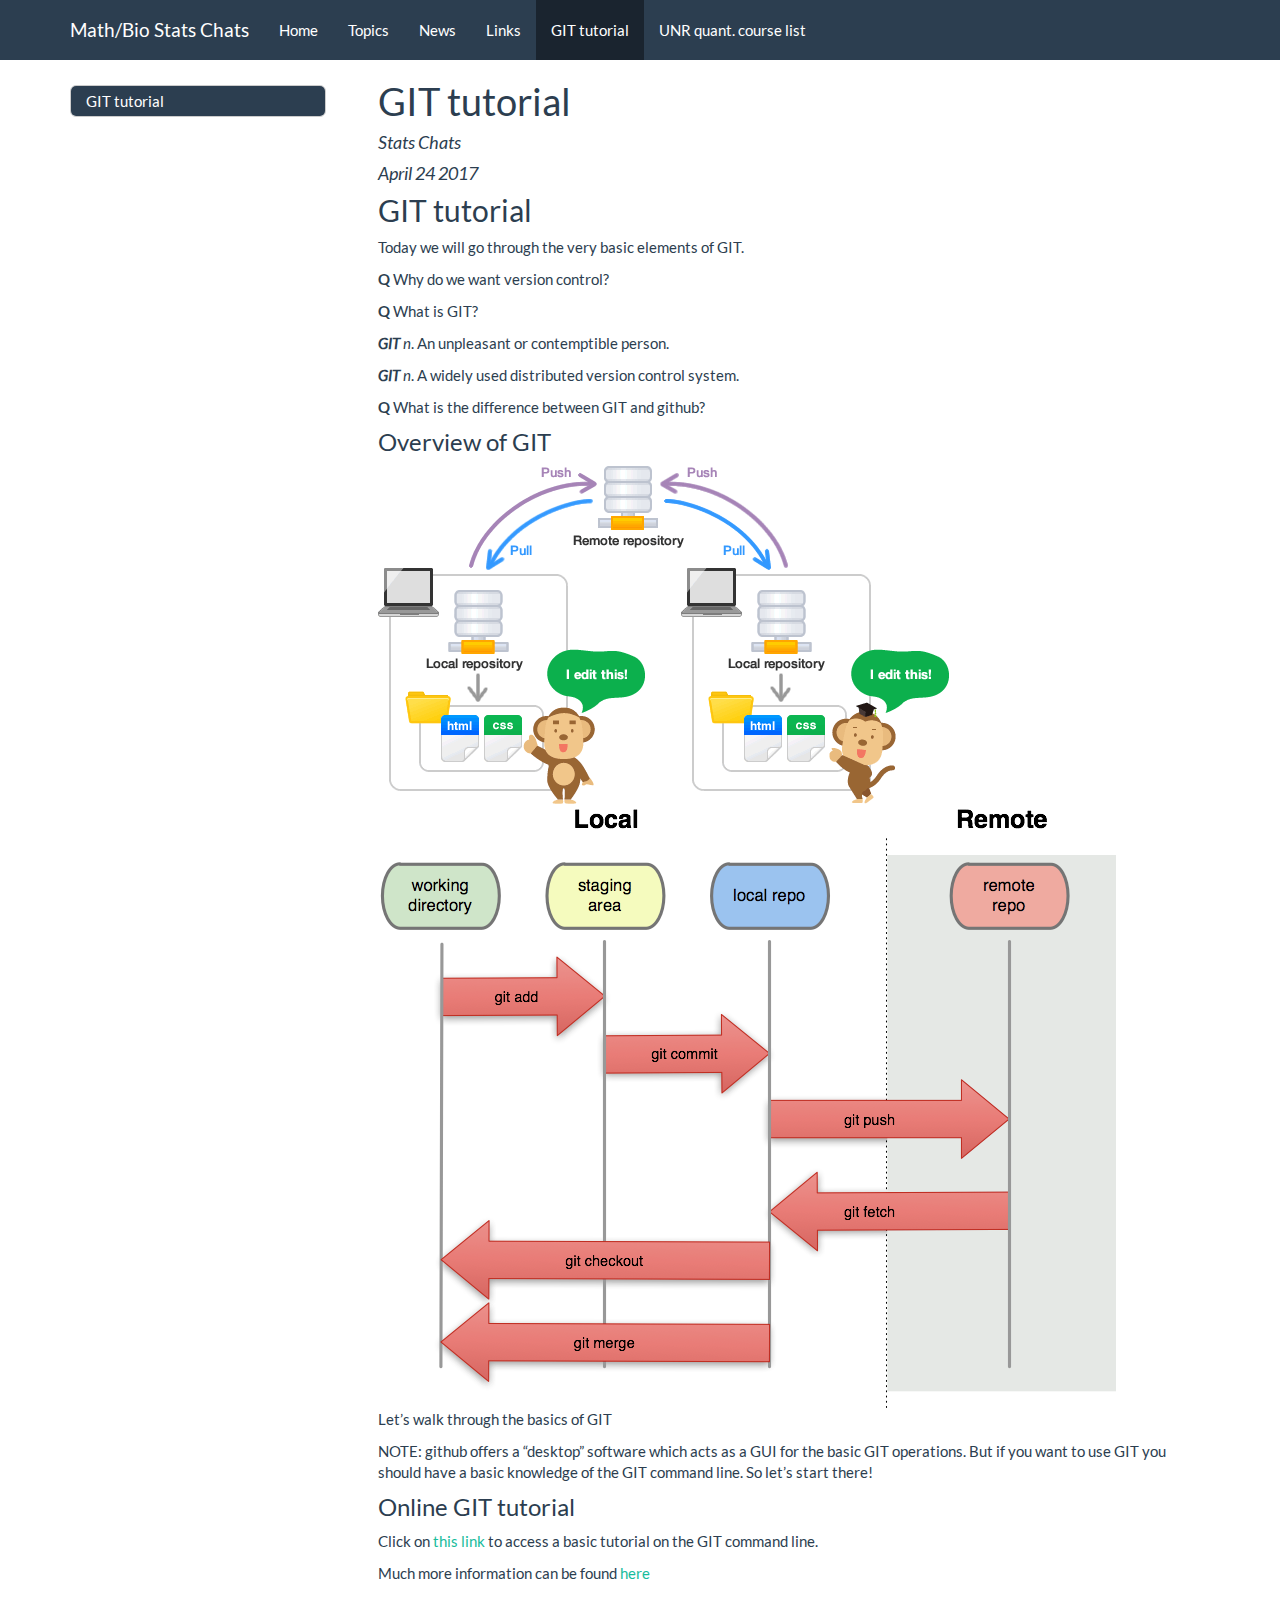
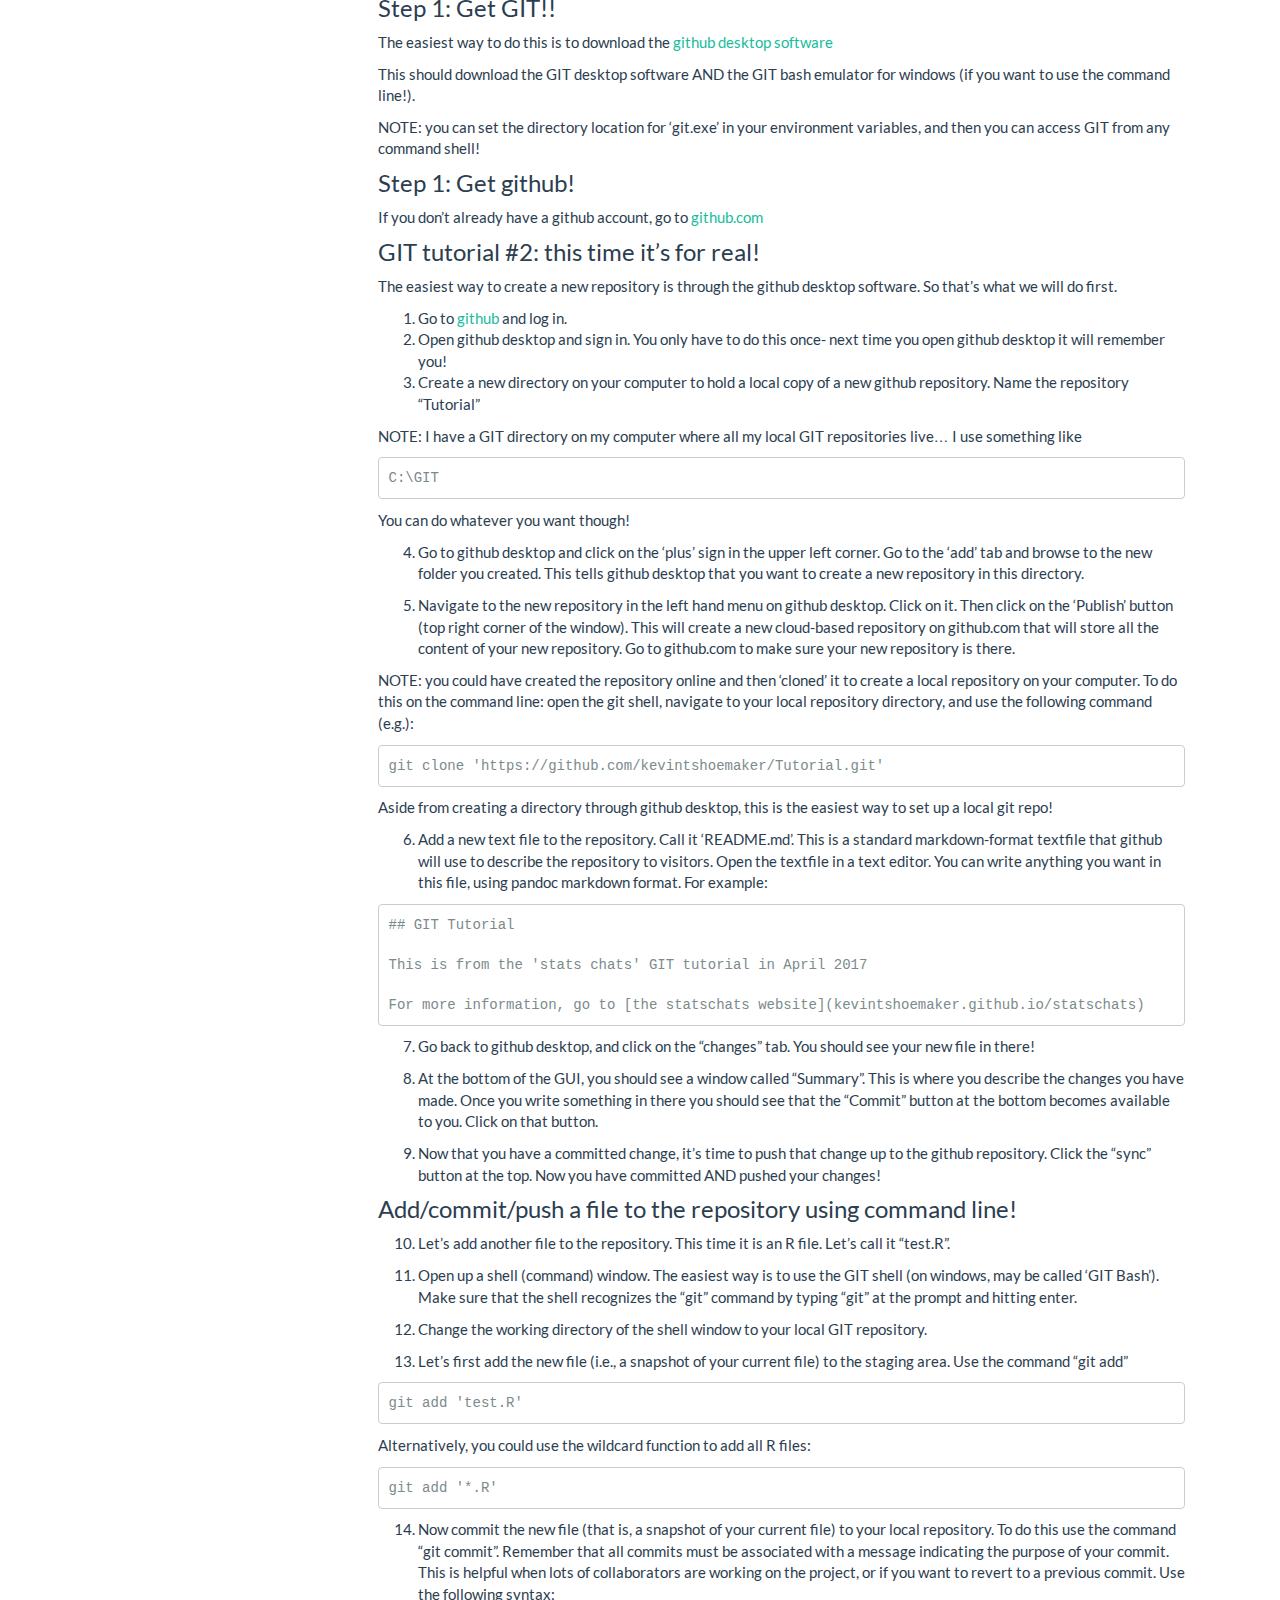
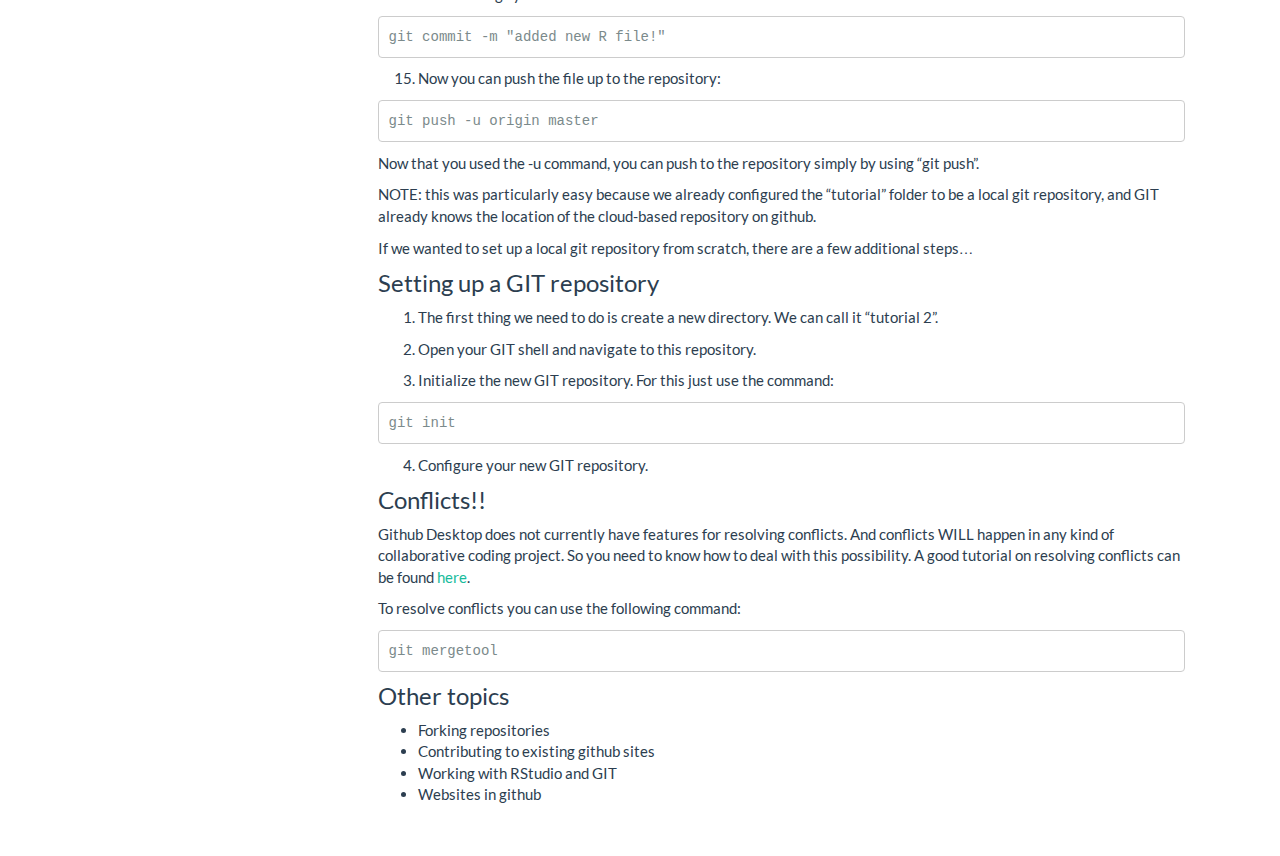
<file: GIT_tutorial.html>
<!DOCTYPE html>

<html xmlns="http://www.w3.org/1999/xhtml">

<head>

<meta charset="utf-8" />
<meta http-equiv="Content-Type" content="text/html; charset=utf-8" />
<meta name="generator" content="pandoc" />


<meta name="author" content="Stats Chats" />


<title>GIT tutorial</title>

<script src="site_libs/jquery-1.11.3/jquery.min.js"></script>
<meta name="viewport" content="width=device-width, initial-scale=1" />
<link href="site_libs/bootstrap-3.3.5/css/flatly.min.css" rel="stylesheet" />
<script src="site_libs/bootstrap-3.3.5/js/bootstrap.min.js"></script>
<script src="site_libs/bootstrap-3.3.5/shim/html5shiv.min.js"></script>
<script src="site_libs/bootstrap-3.3.5/shim/respond.min.js"></script>
<script src="site_libs/jqueryui-1.11.4/jquery-ui.min.js"></script>
<link href="site_libs/tocify-1.9.1/jquery.tocify.css" rel="stylesheet" />
<script src="site_libs/tocify-1.9.1/jquery.tocify.js"></script>
<script src="site_libs/navigation-1.1/tabsets.js"></script>
<link href="site_libs/highlightjs-9.12.0/default.css" rel="stylesheet" />
<script src="site_libs/highlightjs-9.12.0/highlight.js"></script>

<style type="text/css">code{white-space: pre;}</style>
<style type="text/css">
  pre:not([class]) {
    background-color: white;
  }
</style>
<script type="text/javascript">
if (window.hljs) {
  hljs.configure({languages: []});
  hljs.initHighlightingOnLoad();
  if (document.readyState && document.readyState === "complete") {
    window.setTimeout(function() { hljs.initHighlighting(); }, 0);
  }
}
</script>



<style type="text/css">
h1 {
  font-size: 34px;
}
h1.title {
  font-size: 38px;
}
h2 {
  font-size: 30px;
}
h3 {
  font-size: 24px;
}
h4 {
  font-size: 18px;
}
h5 {
  font-size: 16px;
}
h6 {
  font-size: 12px;
}
.table th:not([align]) {
  text-align: left;
}
</style>


</head>

<body>

<style type = "text/css">
.main-container {
  max-width: 940px;
  margin-left: auto;
  margin-right: auto;
}
code {
  color: inherit;
  background-color: rgba(0, 0, 0, 0.04);
}
img {
  max-width:100%;
  height: auto;
}
.tabbed-pane {
  padding-top: 12px;
}
button.code-folding-btn:focus {
  outline: none;
}
</style>


<style type="text/css">
/* padding for bootstrap navbar */
body {
  padding-top: 60px;
  padding-bottom: 40px;
}
/* offset scroll position for anchor links (for fixed navbar)  */
.section h1 {
  padding-top: 65px;
  margin-top: -65px;
}

.section h2 {
  padding-top: 65px;
  margin-top: -65px;
}
.section h3 {
  padding-top: 65px;
  margin-top: -65px;
}
.section h4 {
  padding-top: 65px;
  margin-top: -65px;
}
.section h5 {
  padding-top: 65px;
  margin-top: -65px;
}
.section h6 {
  padding-top: 65px;
  margin-top: -65px;
}
</style>

<script>
// manage active state of menu based on current page
$(document).ready(function () {
  // active menu anchor
  href = window.location.pathname
  href = href.substr(href.lastIndexOf('/') + 1)
  if (href === "")
    href = "index.html";
  var menuAnchor = $('a[href="' + href + '"]');

  // mark it active
  menuAnchor.parent().addClass('active');

  // if it's got a parent navbar menu mark it active as well
  menuAnchor.closest('li.dropdown').addClass('active');
});
</script>


<div class="container-fluid main-container">

<!-- tabsets -->
<script>
$(document).ready(function () {
  window.buildTabsets("TOC");
});
</script>

<!-- code folding -->




<script>
$(document).ready(function ()  {

    // move toc-ignore selectors from section div to header
    $('div.section.toc-ignore')
        .removeClass('toc-ignore')
        .children('h1,h2,h3,h4,h5').addClass('toc-ignore');

    // establish options
    var options = {
      selectors: "h1,h2,h3",
      theme: "bootstrap3",
      context: '.toc-content',
      hashGenerator: function (text) {
        return text.replace(/[.\\/?&!#<>]/g, '').replace(/\s/g, '_').toLowerCase();
      },
      ignoreSelector: ".toc-ignore",
      scrollTo: 0
    };
    options.showAndHide = true;
    options.smoothScroll = true;

    // tocify
    var toc = $("#TOC").tocify(options).data("toc-tocify");
});
</script>

<style type="text/css">

#TOC {
  margin: 25px 0px 20px 0px;
}
@media (max-width: 768px) {
#TOC {
  position: relative;
  width: 100%;
}
}


.toc-content {
  padding-left: 30px;
  padding-right: 40px;
}

div.main-container {
  max-width: 1200px;
}

div.tocify {
  width: 20%;
  max-width: 260px;
  max-height: 85%;
}

@media (min-width: 768px) and (max-width: 991px) {
  div.tocify {
    width: 25%;
  }
}

@media (max-width: 767px) {
  div.tocify {
    width: 100%;
    max-width: none;
  }
}

.tocify ul, .tocify li {
  line-height: 20px;
}

.tocify-subheader .tocify-item {
  font-size: 0.90em;
  padding-left: 25px;
  text-indent: 0;
}

.tocify .list-group-item {
  border-radius: 0px;
}


</style>

<!-- setup 3col/9col grid for toc_float and main content  -->
<div class="row-fluid">
<div class="col-xs-12 col-sm-4 col-md-3">
<div id="TOC" class="tocify">
</div>
</div>

<div class="toc-content col-xs-12 col-sm-8 col-md-9">




<div class="navbar navbar-default  navbar-fixed-top" role="navigation">
  <div class="container">
    <div class="navbar-header">
      <button type="button" class="navbar-toggle collapsed" data-toggle="collapse" data-target="#navbar">
        <span class="icon-bar"></span>
        <span class="icon-bar"></span>
        <span class="icon-bar"></span>
      </button>
      <a class="navbar-brand" href="index.html">Math/Bio Stats Chats</a>
    </div>
    <div id="navbar" class="navbar-collapse collapse">
      <ul class="nav navbar-nav">
        <li>
  <a href="index.html">Home</a>
</li>
<li>
  <a href="topics.html">Topics</a>
</li>
<li>
  <a href="news.html">News</a>
</li>
<li>
  <a href="Links.html">Links</a>
</li>
<li>
  <a href="GIT_tutorial.html">GIT tutorial</a>
</li>
<li>
  <a href="https://docs.google.com/spreadsheets/d/1qdmvlnrLDH8bIeHXflAGDeM9MIV74G6Sm1zn2mCtqgM/edit#gid=0">UNR quant. course list</a>
</li>
      </ul>
      <ul class="nav navbar-nav navbar-right">
        
      </ul>
    </div><!--/.nav-collapse -->
  </div><!--/.container -->
</div><!--/.navbar -->

<div class="fluid-row" id="header">



<h1 class="title toc-ignore">GIT tutorial</h1>
<h4 class="author"><em>Stats Chats</em></h4>
<h4 class="date"><em>April 24 2017</em></h4>

</div>


<div id="git-tutorial" class="section level2">
<h2>GIT tutorial</h2>
<p>Today we will go through the very basic elements of GIT.</p>
<p><strong>Q</strong> Why do we want version control?</p>
<p><strong>Q</strong> What is GIT?</p>
<p><strong><em>GIT</em></strong> <em>n</em>. An unpleasant or contemptible person.</p>
<p><strong><em>GIT</em></strong> <em>n</em>. A widely used distributed version control system.</p>
<p><strong>Q</strong> What is the difference between GIT and github?</p>
<div id="overview-of-git" class="section level3">
<h3>Overview of GIT</h3>
<div class="figure">
<img src="GIT1.png" />

</div>
<div class="figure">
<img src="GIT2.png" />

</div>
<p>Let’s walk through the basics of GIT</p>
<p>NOTE: github offers a “desktop” software which acts as a GUI for the basic GIT operations. But if you want to use GIT you should have a basic knowledge of the GIT command line. So let’s start there!</p>
</div>
<div id="online-git-tutorial" class="section level3">
<h3>Online GIT tutorial</h3>
<p>Click on <a href="https://try.github.io">this link</a> to access a basic tutorial on the GIT command line.</p>
<p>Much more information can be found <a href="https://git-scm.com/">here</a></p>
</div>
<div id="step-1-get-git" class="section level3">
<h3>Step 1: Get GIT!!</h3>
<p>The easiest way to do this is to download the <a href="https://desktop.github.com/">github desktop software</a></p>
<p>This should download the GIT desktop software AND the GIT bash emulator for windows (if you want to use the command line!).</p>
<p>NOTE: you can set the directory location for ‘git.exe’ in your environment variables, and then you can access GIT from any command shell!</p>
</div>
<div id="step-1-get-github" class="section level3">
<h3>Step 1: Get github!</h3>
<p>If you don’t already have a github account, go to <a href="github.com" class="uri">github.com</a></p>
</div>
<div id="git-tutorial-2-this-time-its-for-real" class="section level3">
<h3>GIT tutorial #2: this time it’s for real!</h3>
<p>The easiest way to create a new repository is through the github desktop software. So that’s what we will do first.</p>
<ol style="list-style-type: decimal">
<li>Go to <a href="github.com">github</a> and log in.</li>
<li>Open github desktop and sign in. You only have to do this once- next time you open github desktop it will remember you!</li>
<li>Create a new directory on your computer to hold a local copy of a new github repository. Name the repository “Tutorial”</li>
</ol>
<p>NOTE: I have a GIT directory on my computer where all my local GIT repositories live… I use something like</p>
<pre><code>C:\GIT</code></pre>
<p>You can do whatever you want though!</p>
<ol start="4" style="list-style-type: decimal">
<li><p>Go to github desktop and click on the ‘plus’ sign in the upper left corner. Go to the ‘add’ tab and browse to the new folder you created. This tells github desktop that you want to create a new repository in this directory.</p></li>
<li><p>Navigate to the new repository in the left hand menu on github desktop. Click on it. Then click on the ‘Publish’ button (top right corner of the window). This will create a new cloud-based repository on github.com that will store all the content of your new repository. Go to github.com to make sure your new repository is there.</p></li>
</ol>
<p>NOTE: you could have created the repository online and then ‘cloned’ it to create a local repository on your computer. To do this on the command line: open the git shell, navigate to your local repository directory, and use the following command (e.g.):</p>
<pre><code>git clone &#39;https://github.com/kevintshoemaker/Tutorial.git&#39;</code></pre>
<p>Aside from creating a directory through github desktop, this is the easiest way to set up a local git repo!</p>
<ol start="6" style="list-style-type: decimal">
<li>Add a new text file to the repository. Call it ‘README.md’. This is a standard markdown-format textfile that github will use to describe the repository to visitors. Open the textfile in a text editor. You can write anything you want in this file, using pandoc markdown format. For example:</li>
</ol>
<pre><code>## GIT Tutorial

This is from the &#39;stats chats&#39; GIT tutorial in April 2017

For more information, go to [the statschats website](kevintshoemaker.github.io/statschats)
</code></pre>
<ol start="7" style="list-style-type: decimal">
<li><p>Go back to github desktop, and click on the “changes” tab. You should see your new file in there!</p></li>
<li><p>At the bottom of the GUI, you should see a window called “Summary”. This is where you describe the changes you have made. Once you write something in there you should see that the “Commit” button at the bottom becomes available to you. Click on that button.</p></li>
<li><p>Now that you have a committed change, it’s time to push that change up to the github repository. Click the “sync” button at the top. Now you have committed AND pushed your changes!</p></li>
</ol>
</div>
<div id="addcommitpush-a-file-to-the-repository-using-command-line" class="section level3">
<h3>Add/commit/push a file to the repository using command line!</h3>
<ol start="10" style="list-style-type: decimal">
<li><p>Let’s add another file to the repository. This time it is an R file. Let’s call it “test.R”.</p></li>
<li><p>Open up a shell (command) window. The easiest way is to use the GIT shell (on windows, may be called ‘GIT Bash’). Make sure that the shell recognizes the “git” command by typing “git” at the prompt and hitting enter.</p></li>
<li><p>Change the working directory of the shell window to your local GIT repository.</p></li>
<li><p>Let’s first add the new file (i.e., a snapshot of your current file) to the staging area. Use the command “git add”</p></li>
</ol>
<pre><code>git add &#39;test.R&#39;</code></pre>
<p>Alternatively, you could use the wildcard function to add all R files:</p>
<pre><code>git add &#39;*.R&#39;</code></pre>
<ol start="14" style="list-style-type: decimal">
<li>Now commit the new file (that is, a snapshot of your current file) to your local repository. To do this use the command “git commit”. Remember that all commits must be associated with a message indicating the purpose of your commit. This is helpful when lots of collaborators are working on the project, or if you want to revert to a previous commit. Use the following syntax:</li>
</ol>
<pre><code>git commit -m &quot;added new R file!&quot;</code></pre>
<ol start="15" style="list-style-type: decimal">
<li>Now you can push the file up to the repository:</li>
</ol>
<pre><code>git push -u origin master</code></pre>
<p>Now that you used the -u command, you can push to the repository simply by using “git push”.</p>
<p>NOTE: this was particularly easy because we already configured the “tutorial” folder to be a local git repository, and GIT already knows the location of the cloud-based repository on github.</p>
<p>If we wanted to set up a local git repository from scratch, there are a few additional steps…</p>
</div>
<div id="setting-up-a-git-repository" class="section level3">
<h3>Setting up a GIT repository</h3>
<ol style="list-style-type: decimal">
<li><p>The first thing we need to do is create a new directory. We can call it “tutorial 2”.</p></li>
<li><p>Open your GIT shell and navigate to this repository.</p></li>
<li><p>Initialize the new GIT repository. For this just use the command:</p></li>
</ol>
<pre><code>git init</code></pre>
<ol start="4" style="list-style-type: decimal">
<li>Configure your new GIT repository.</li>
</ol>
</div>
<div id="conflicts" class="section level3">
<h3>Conflicts!!</h3>
<p>Github Desktop does not currently have features for resolving conflicts. And conflicts WILL happen in any kind of collaborative coding project. So you need to know how to deal with this possibility. A good tutorial on resolving conflicts can be found <a href="https://gist.github.com/karenyyng/f19ff75c60f18b4b8149">here</a>.</p>
<p>To resolve conflicts you can use the following command:</p>
<pre><code>git mergetool</code></pre>
</div>
<div id="other-topics" class="section level3">
<h3>Other topics</h3>
<ul>
<li>Forking repositories</li>
<li>Contributing to existing github sites</li>
<li>Working with RStudio and GIT</li>
<li>Websites in github</li>
</ul>
</div>
</div>



</div>
</div>

</div>

<script>

// add bootstrap table styles to pandoc tables
function bootstrapStylePandocTables() {
  $('tr.header').parent('thead').parent('table').addClass('table table-condensed');
}
$(document).ready(function () {
  bootstrapStylePandocTables();
});


</script>

<!-- dynamically load mathjax for compatibility with self-contained -->
<script>
  (function () {
    var script = document.createElement("script");
    script.type = "text/javascript";
    script.src  = "https://mathjax.rstudio.com/latest/MathJax.js?config=TeX-AMS-MML_HTMLorMML";
    document.getElementsByTagName("head")[0].appendChild(script);
  })();
</script>

</body>
</html>
</file>
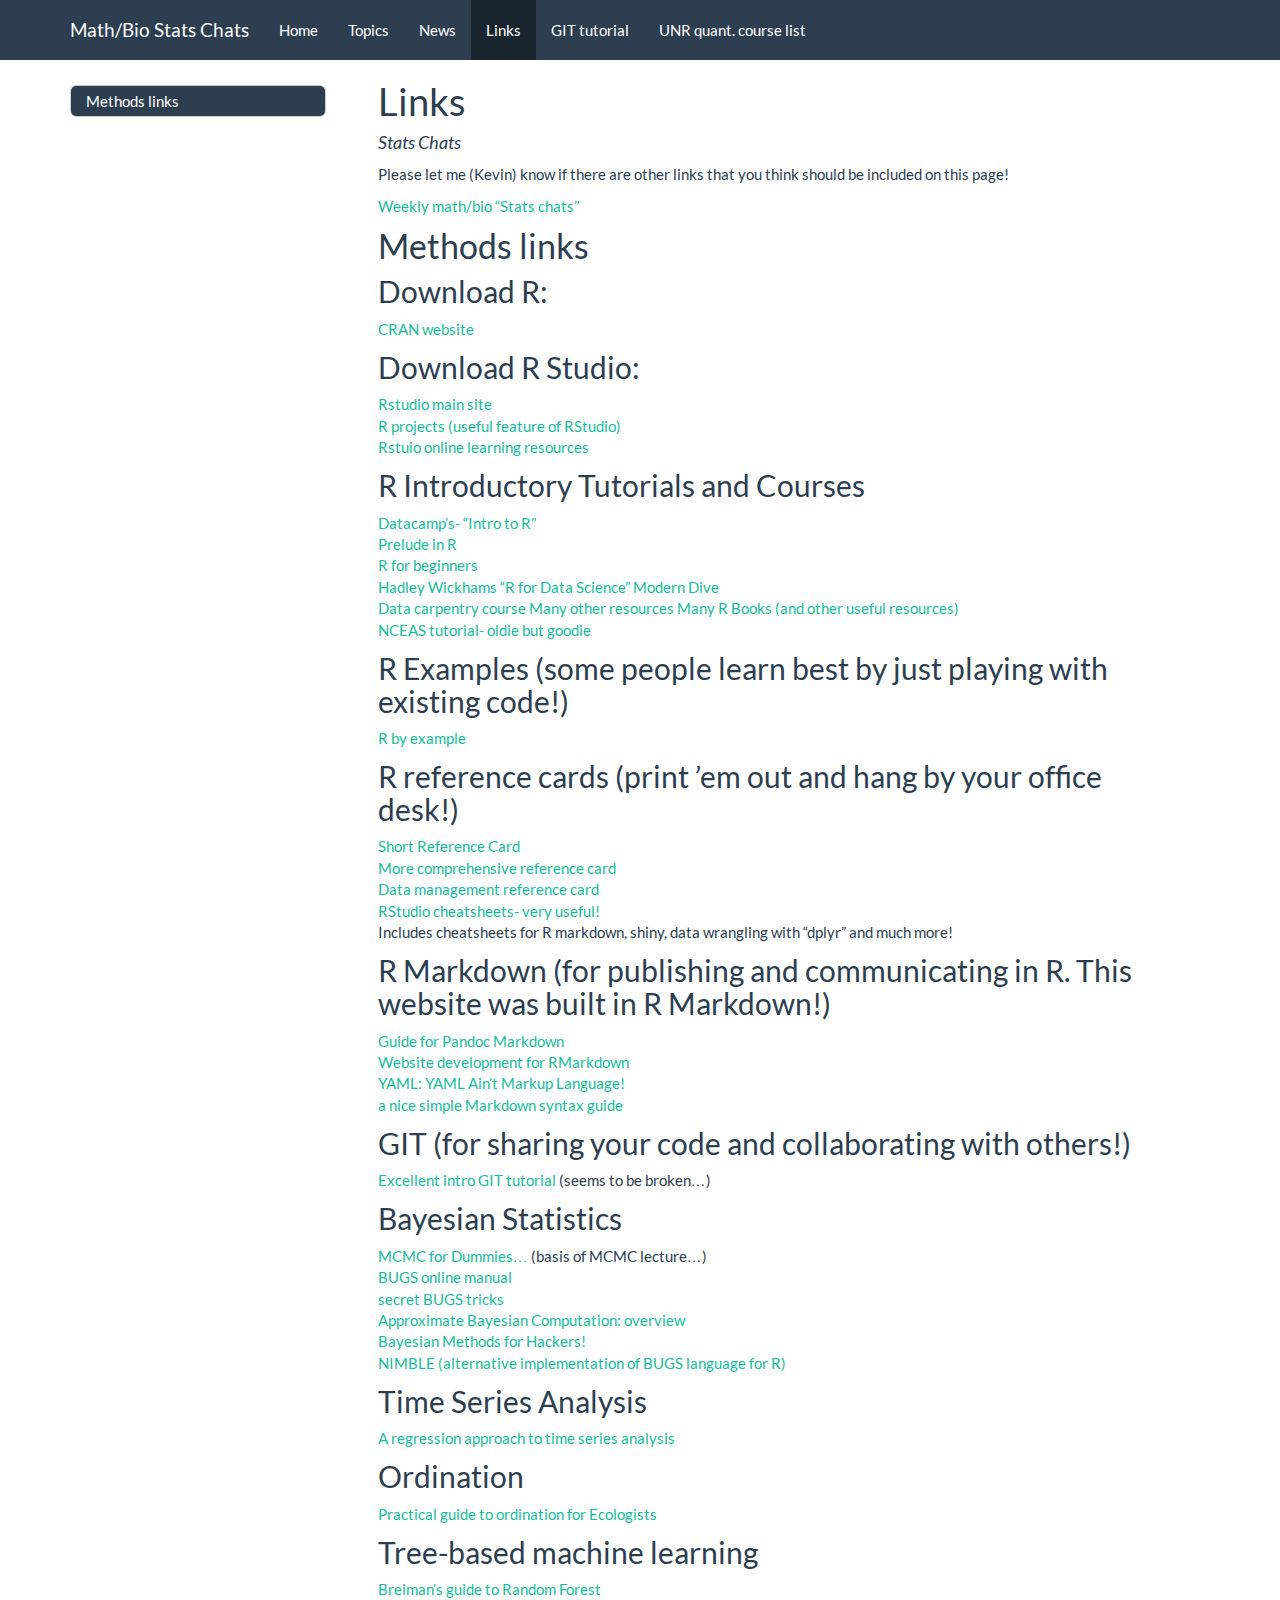
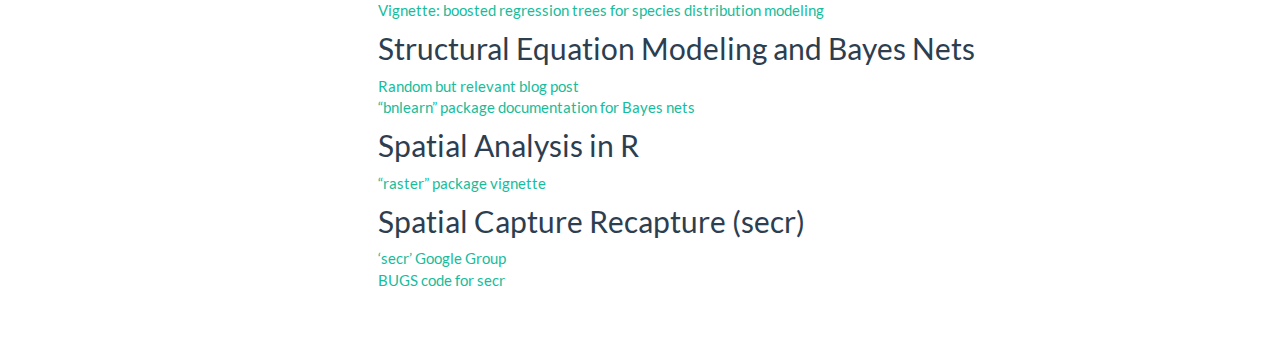
<file: Links.html>
<!DOCTYPE html>

<html xmlns="http://www.w3.org/1999/xhtml">

<head>

<meta charset="utf-8" />
<meta http-equiv="Content-Type" content="text/html; charset=utf-8" />
<meta name="generator" content="pandoc" />


<meta name="author" content="Stats Chats" />


<title>Links</title>

<script src="site_libs/jquery-1.11.3/jquery.min.js"></script>
<meta name="viewport" content="width=device-width, initial-scale=1" />
<link href="site_libs/bootstrap-3.3.5/css/flatly.min.css" rel="stylesheet" />
<script src="site_libs/bootstrap-3.3.5/js/bootstrap.min.js"></script>
<script src="site_libs/bootstrap-3.3.5/shim/html5shiv.min.js"></script>
<script src="site_libs/bootstrap-3.3.5/shim/respond.min.js"></script>
<script src="site_libs/jqueryui-1.11.4/jquery-ui.min.js"></script>
<link href="site_libs/tocify-1.9.1/jquery.tocify.css" rel="stylesheet" />
<script src="site_libs/tocify-1.9.1/jquery.tocify.js"></script>
<script src="site_libs/navigation-1.1/tabsets.js"></script>
<link href="site_libs/highlightjs-9.12.0/default.css" rel="stylesheet" />
<script src="site_libs/highlightjs-9.12.0/highlight.js"></script>

<style type="text/css">code{white-space: pre;}</style>
<style type="text/css">
  pre:not([class]) {
    background-color: white;
  }
</style>
<script type="text/javascript">
if (window.hljs) {
  hljs.configure({languages: []});
  hljs.initHighlightingOnLoad();
  if (document.readyState && document.readyState === "complete") {
    window.setTimeout(function() { hljs.initHighlighting(); }, 0);
  }
}
</script>



<style type="text/css">
h1 {
  font-size: 34px;
}
h1.title {
  font-size: 38px;
}
h2 {
  font-size: 30px;
}
h3 {
  font-size: 24px;
}
h4 {
  font-size: 18px;
}
h5 {
  font-size: 16px;
}
h6 {
  font-size: 12px;
}
.table th:not([align]) {
  text-align: left;
}
</style>


</head>

<body>

<style type = "text/css">
.main-container {
  max-width: 940px;
  margin-left: auto;
  margin-right: auto;
}
code {
  color: inherit;
  background-color: rgba(0, 0, 0, 0.04);
}
img {
  max-width:100%;
  height: auto;
}
.tabbed-pane {
  padding-top: 12px;
}
button.code-folding-btn:focus {
  outline: none;
}
</style>


<style type="text/css">
/* padding for bootstrap navbar */
body {
  padding-top: 60px;
  padding-bottom: 40px;
}
/* offset scroll position for anchor links (for fixed navbar)  */
.section h1 {
  padding-top: 65px;
  margin-top: -65px;
}

.section h2 {
  padding-top: 65px;
  margin-top: -65px;
}
.section h3 {
  padding-top: 65px;
  margin-top: -65px;
}
.section h4 {
  padding-top: 65px;
  margin-top: -65px;
}
.section h5 {
  padding-top: 65px;
  margin-top: -65px;
}
.section h6 {
  padding-top: 65px;
  margin-top: -65px;
}
</style>

<script>
// manage active state of menu based on current page
$(document).ready(function () {
  // active menu anchor
  href = window.location.pathname
  href = href.substr(href.lastIndexOf('/') + 1)
  if (href === "")
    href = "index.html";
  var menuAnchor = $('a[href="' + href + '"]');

  // mark it active
  menuAnchor.parent().addClass('active');

  // if it's got a parent navbar menu mark it active as well
  menuAnchor.closest('li.dropdown').addClass('active');
});
</script>


<div class="container-fluid main-container">

<!-- tabsets -->
<script>
$(document).ready(function () {
  window.buildTabsets("TOC");
});
</script>

<!-- code folding -->




<script>
$(document).ready(function ()  {

    // move toc-ignore selectors from section div to header
    $('div.section.toc-ignore')
        .removeClass('toc-ignore')
        .children('h1,h2,h3,h4,h5').addClass('toc-ignore');

    // establish options
    var options = {
      selectors: "h1,h2,h3",
      theme: "bootstrap3",
      context: '.toc-content',
      hashGenerator: function (text) {
        return text.replace(/[.\\/?&!#<>]/g, '').replace(/\s/g, '_').toLowerCase();
      },
      ignoreSelector: ".toc-ignore",
      scrollTo: 0
    };
    options.showAndHide = true;
    options.smoothScroll = true;

    // tocify
    var toc = $("#TOC").tocify(options).data("toc-tocify");
});
</script>

<style type="text/css">

#TOC {
  margin: 25px 0px 20px 0px;
}
@media (max-width: 768px) {
#TOC {
  position: relative;
  width: 100%;
}
}


.toc-content {
  padding-left: 30px;
  padding-right: 40px;
}

div.main-container {
  max-width: 1200px;
}

div.tocify {
  width: 20%;
  max-width: 260px;
  max-height: 85%;
}

@media (min-width: 768px) and (max-width: 991px) {
  div.tocify {
    width: 25%;
  }
}

@media (max-width: 767px) {
  div.tocify {
    width: 100%;
    max-width: none;
  }
}

.tocify ul, .tocify li {
  line-height: 20px;
}

.tocify-subheader .tocify-item {
  font-size: 0.90em;
  padding-left: 25px;
  text-indent: 0;
}

.tocify .list-group-item {
  border-radius: 0px;
}


</style>

<!-- setup 3col/9col grid for toc_float and main content  -->
<div class="row-fluid">
<div class="col-xs-12 col-sm-4 col-md-3">
<div id="TOC" class="tocify">
</div>
</div>

<div class="toc-content col-xs-12 col-sm-8 col-md-9">




<div class="navbar navbar-default  navbar-fixed-top" role="navigation">
  <div class="container">
    <div class="navbar-header">
      <button type="button" class="navbar-toggle collapsed" data-toggle="collapse" data-target="#navbar">
        <span class="icon-bar"></span>
        <span class="icon-bar"></span>
        <span class="icon-bar"></span>
      </button>
      <a class="navbar-brand" href="index.html">Math/Bio Stats Chats</a>
    </div>
    <div id="navbar" class="navbar-collapse collapse">
      <ul class="nav navbar-nav">
        <li>
  <a href="index.html">Home</a>
</li>
<li>
  <a href="topics.html">Topics</a>
</li>
<li>
  <a href="news.html">News</a>
</li>
<li>
  <a href="Links.html">Links</a>
</li>
<li>
  <a href="GIT_tutorial.html">GIT tutorial</a>
</li>
<li>
  <a href="https://docs.google.com/spreadsheets/d/1qdmvlnrLDH8bIeHXflAGDeM9MIV74G6Sm1zn2mCtqgM/edit#gid=0">UNR quant. course list</a>
</li>
      </ul>
      <ul class="nav navbar-nav navbar-right">
        
      </ul>
    </div><!--/.nav-collapse -->
  </div><!--/.container -->
</div><!--/.navbar -->

<div class="fluid-row" id="header">



<h1 class="title toc-ignore">Links</h1>
<h4 class="author"><em>Stats Chats</em></h4>

</div>


<p>Please let me (Kevin) know if there are other links that you think should be included on this page!</p>
<p><a href="https://kevintshoemaker.github.io/StatsChats/">Weekly math/bio “Stats chats”</a></p>
<div id="methods-links" class="section level1">
<h1>Methods links</h1>
<div id="download-r" class="section level2">
<h2>Download R:</h2>
<p><a href="https://cran.r-project.org/">CRAN website</a></p>
</div>
<div id="download-r-studio" class="section level2">
<h2>Download R Studio:</h2>
<p><a href="https://www.rstudio.com/">Rstudio main site</a><br />
<a href="https://support.rstudio.com/hc/en-us/articles/200526207-Using-Projects">R projects (useful feature of RStudio)</a><br />
<a href="https://www.rstudio.com/online-learning/">Rstuio online learning resources</a></p>
</div>
<div id="r-introductory-tutorials-and-courses" class="section level2">
<h2>R Introductory Tutorials and Courses</h2>
<p><a href="https://www.datacamp.com/home">Datacamp’s- “Intro to R”</a><br />
<a href="https://preludeinr.com">Prelude in R</a><br />
<a href="https://cran.r-project.org/doc/contrib/Paradis-rdebuts_en.pdf">R for beginners</a><br />
<a href="http://r4ds.had.co.nz/index.html">Hadley Wickhams “R for Data Science”</a> <a href="https://ismayc.github.io/moderndiver-book/">Modern Dive</a><br />
<a href="http://www.datacarpentry.org/semester-biology/">Data carpentry course</a> <a href="https://cran.r-project.org/other-docs.html">Many other resources</a> <a href="http://rbasicsworkshop.weebly.com/books.html">Many R Books (and other useful resources)</a><br />
<a href="https://www.nceas.ucsb.edu/files/scicomp/Dloads/RProgramming/BestFirstRTutorial.pdf">NCEAS tutorial- oldie but goodie</a></p>
</div>
<div id="r-examples-some-people-learn-best-by-just-playing-with-existing-code" class="section level2">
<h2>R Examples (some people learn best by just playing with existing code!)</h2>
<p><a href="http://www.mayin.org/ajayshah/KB/R/">R by example</a></p>
</div>
<div id="r-reference-cards-print-em-out-and-hang-by-your-office-desk" class="section level2">
<h2>R reference cards (print ’em out and hang by your office desk!)</h2>
<p><a href="https://cran.r-project.org/doc/contrib/Short-refcard.pdf">Short Reference Card</a><br />
<a href="https://cran.r-project.org/doc/contrib/Baggott-refcard-v2.pdf">More comprehensive reference card</a><br />
<a href="https://sites.ualberta.ca/~ahamann/teaching/renr690/R_Cheat_Data.pdf">Data management reference card</a><br />
<a href="https://www.rstudio.com/resources/cheatsheets/">RStudio cheatsheets- very useful!</a><br />
Includes cheatsheets for R markdown, shiny, data wrangling with “dplyr” and much more!</p>
</div>
<div id="r-markdown-for-publishing-and-communicating-in-r.-this-website-was-built-in-r-markdown" class="section level2">
<h2>R Markdown (for publishing and communicating in R. This website was built in R Markdown!)</h2>
<p><a href="http://rmarkdown.rstudio.com/authoring_pandoc_markdown.html">Guide for Pandoc Markdown</a><br />
<a href="http://rmarkdown.rstudio.com/rmarkdown_websites.html">Website development for RMarkdown</a><br />
<a href="http://yaml.org/">YAML: YAML Ain’t Markup Language!</a><br />
<a href="https://confluence.atlassian.com/bitbucketserver/markdown-syntax-guide-776639995.html">a nice simple Markdown syntax guide</a></p>
</div>
<div id="git-for-sharing-your-code-and-collaborating-with-others" class="section level2">
<h2>GIT (for sharing your code and collaborating with others!)</h2>
<p><a href="https://try.github.io/">Excellent intro GIT tutorial</a> (seems to be broken…)</p>
</div>
<div id="bayesian-statistics" class="section level2">
<h2>Bayesian Statistics</h2>
<p><a href="http://twiecki.github.io/blog/2015/11/10/mcmc-sampling/">MCMC for Dummies…</a> (basis of MCMC lecture…)<br />
<a href="http://www.mrc-bsu.cam.ac.uk/wp-content/uploads/manual14.pdf">BUGS online manual</a><br />
<a href="http://users.aims.ac.za/~mackay/BUGS/Manuals/Tricks.html">secret BUGS tricks</a><br />
<a href="http://journals.plos.org/ploscompbiol/article?id=10.1371/journal.pcbi.1002803">Approximate Bayesian Computation: overview</a><br />
<a href="http://camdavidsonpilon.github.io/Probabilistic-Programming-and-Bayesian-Methods-for-Hackers/">Bayesian Methods for Hackers!</a><br />
<a href="https://r-nimble.org/">NIMBLE (alternative implementation of BUGS language for R)</a></p>
</div>
<div id="time-series-analysis" class="section level2">
<h2>Time Series Analysis</h2>
<p><a href="http://node101.psych.cornell.edu/Darlington/series/series0.htm">A regression approach to time series analysis</a></p>
</div>
<div id="ordination" class="section level2">
<h2>Ordination</h2>
<p><a href="http://ordination.okstate.edu/index.html">Practical guide to ordination for Ecologists</a></p>
</div>
<div id="tree-based-machine-learning" class="section level2">
<h2>Tree-based machine learning</h2>
<p><a href="http://www.stat.berkeley.edu/~breiman/RandomForests/cc_home.htm">Breiman’s guide to Random Forest</a><br />
<a href="https://cran.r-project.org/web/packages/dismo/vignettes/brt.pdf">Vignette: boosted regression trees for species distribution modeling</a></p>
</div>
<div id="structural-equation-modeling-and-bayes-nets" class="section level2">
<h2>Structural Equation Modeling and Bayes Nets</h2>
<p><a href="http://blog.efpsa.org/2015/12/14/structural-equation-modeling-what-is-it-what-does-it-have-in-common-with-hippie-music-and-why-does-it-eat-cake-to-get-rid-of-measurement-error/">Random but relevant blog post</a><br />
<a href="http://www.bnlearn.com/">“bnlearn” package documentation for Bayes nets</a></p>
</div>
<div id="spatial-analysis-in-r" class="section level2">
<h2>Spatial Analysis in R</h2>
<p><a href="https://cran.r-project.org/web/packages/raster/vignettes/Raster.pdf">“raster” package vignette</a></p>
</div>
<div id="spatial-capture-recapture-secr" class="section level2">
<h2>Spatial Capture Recapture (secr)</h2>
<p><a href="https://groups.google.com/forum/#!forum/secrgroup">‘secr’ Google Group</a><br />
<a href="http://www.mikemeredith.net/blog/1309_SECR_in_JAGS_patchy_habitat.htm">BUGS code for secr</a></p>
</div>
</div>



</div>
</div>

</div>

<script>

// add bootstrap table styles to pandoc tables
function bootstrapStylePandocTables() {
  $('tr.header').parent('thead').parent('table').addClass('table table-condensed');
}
$(document).ready(function () {
  bootstrapStylePandocTables();
});


</script>

<!-- dynamically load mathjax for compatibility with self-contained -->
<script>
  (function () {
    var script = document.createElement("script");
    script.type = "text/javascript";
    script.src  = "https://mathjax.rstudio.com/latest/MathJax.js?config=TeX-AMS-MML_HTMLorMML";
    document.getElementsByTagName("head")[0].appendChild(script);
  })();
</script>

</body>
</html>
</file>
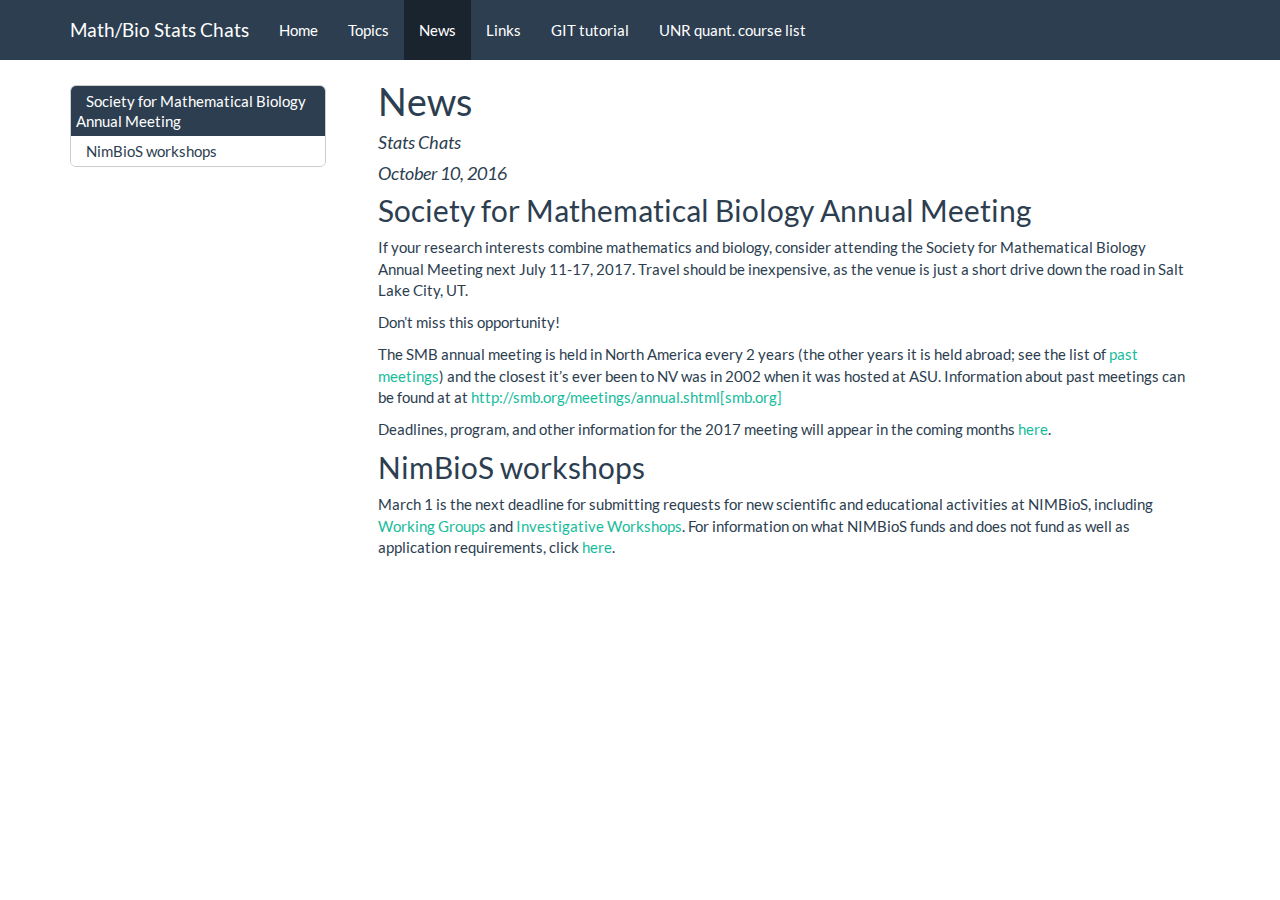
<file: news.html>
<!DOCTYPE html>

<html xmlns="http://www.w3.org/1999/xhtml">

<head>

<meta charset="utf-8" />
<meta http-equiv="Content-Type" content="text/html; charset=utf-8" />
<meta name="generator" content="pandoc" />


<meta name="author" content="Stats Chats" />

<meta name="date" content="2016-10-10" />

<title>News</title>

<script src="site_libs/jquery-1.11.3/jquery.min.js"></script>
<meta name="viewport" content="width=device-width, initial-scale=1" />
<link href="site_libs/bootstrap-3.3.5/css/flatly.min.css" rel="stylesheet" />
<script src="site_libs/bootstrap-3.3.5/js/bootstrap.min.js"></script>
<script src="site_libs/bootstrap-3.3.5/shim/html5shiv.min.js"></script>
<script src="site_libs/bootstrap-3.3.5/shim/respond.min.js"></script>
<script src="site_libs/jqueryui-1.11.4/jquery-ui.min.js"></script>
<link href="site_libs/tocify-1.9.1/jquery.tocify.css" rel="stylesheet" />
<script src="site_libs/tocify-1.9.1/jquery.tocify.js"></script>
<script src="site_libs/navigation-1.1/tabsets.js"></script>
<link href="site_libs/highlightjs-9.12.0/default.css" rel="stylesheet" />
<script src="site_libs/highlightjs-9.12.0/highlight.js"></script>

<style type="text/css">code{white-space: pre;}</style>
<style type="text/css">
  pre:not([class]) {
    background-color: white;
  }
</style>
<script type="text/javascript">
if (window.hljs) {
  hljs.configure({languages: []});
  hljs.initHighlightingOnLoad();
  if (document.readyState && document.readyState === "complete") {
    window.setTimeout(function() { hljs.initHighlighting(); }, 0);
  }
}
</script>



<style type="text/css">
h1 {
  font-size: 34px;
}
h1.title {
  font-size: 38px;
}
h2 {
  font-size: 30px;
}
h3 {
  font-size: 24px;
}
h4 {
  font-size: 18px;
}
h5 {
  font-size: 16px;
}
h6 {
  font-size: 12px;
}
.table th:not([align]) {
  text-align: left;
}
</style>


</head>

<body>

<style type = "text/css">
.main-container {
  max-width: 940px;
  margin-left: auto;
  margin-right: auto;
}
code {
  color: inherit;
  background-color: rgba(0, 0, 0, 0.04);
}
img {
  max-width:100%;
  height: auto;
}
.tabbed-pane {
  padding-top: 12px;
}
button.code-folding-btn:focus {
  outline: none;
}
</style>


<style type="text/css">
/* padding for bootstrap navbar */
body {
  padding-top: 60px;
  padding-bottom: 40px;
}
/* offset scroll position for anchor links (for fixed navbar)  */
.section h1 {
  padding-top: 65px;
  margin-top: -65px;
}

.section h2 {
  padding-top: 65px;
  margin-top: -65px;
}
.section h3 {
  padding-top: 65px;
  margin-top: -65px;
}
.section h4 {
  padding-top: 65px;
  margin-top: -65px;
}
.section h5 {
  padding-top: 65px;
  margin-top: -65px;
}
.section h6 {
  padding-top: 65px;
  margin-top: -65px;
}
</style>

<script>
// manage active state of menu based on current page
$(document).ready(function () {
  // active menu anchor
  href = window.location.pathname
  href = href.substr(href.lastIndexOf('/') + 1)
  if (href === "")
    href = "index.html";
  var menuAnchor = $('a[href="' + href + '"]');

  // mark it active
  menuAnchor.parent().addClass('active');

  // if it's got a parent navbar menu mark it active as well
  menuAnchor.closest('li.dropdown').addClass('active');
});
</script>


<div class="container-fluid main-container">

<!-- tabsets -->
<script>
$(document).ready(function () {
  window.buildTabsets("TOC");
});
</script>

<!-- code folding -->




<script>
$(document).ready(function ()  {

    // move toc-ignore selectors from section div to header
    $('div.section.toc-ignore')
        .removeClass('toc-ignore')
        .children('h1,h2,h3,h4,h5').addClass('toc-ignore');

    // establish options
    var options = {
      selectors: "h1,h2,h3",
      theme: "bootstrap3",
      context: '.toc-content',
      hashGenerator: function (text) {
        return text.replace(/[.\\/?&!#<>]/g, '').replace(/\s/g, '_').toLowerCase();
      },
      ignoreSelector: ".toc-ignore",
      scrollTo: 0
    };
    options.showAndHide = true;
    options.smoothScroll = true;

    // tocify
    var toc = $("#TOC").tocify(options).data("toc-tocify");
});
</script>

<style type="text/css">

#TOC {
  margin: 25px 0px 20px 0px;
}
@media (max-width: 768px) {
#TOC {
  position: relative;
  width: 100%;
}
}


.toc-content {
  padding-left: 30px;
  padding-right: 40px;
}

div.main-container {
  max-width: 1200px;
}

div.tocify {
  width: 20%;
  max-width: 260px;
  max-height: 85%;
}

@media (min-width: 768px) and (max-width: 991px) {
  div.tocify {
    width: 25%;
  }
}

@media (max-width: 767px) {
  div.tocify {
    width: 100%;
    max-width: none;
  }
}

.tocify ul, .tocify li {
  line-height: 20px;
}

.tocify-subheader .tocify-item {
  font-size: 0.90em;
  padding-left: 25px;
  text-indent: 0;
}

.tocify .list-group-item {
  border-radius: 0px;
}


</style>

<!-- setup 3col/9col grid for toc_float and main content  -->
<div class="row-fluid">
<div class="col-xs-12 col-sm-4 col-md-3">
<div id="TOC" class="tocify">
</div>
</div>

<div class="toc-content col-xs-12 col-sm-8 col-md-9">




<div class="navbar navbar-default  navbar-fixed-top" role="navigation">
  <div class="container">
    <div class="navbar-header">
      <button type="button" class="navbar-toggle collapsed" data-toggle="collapse" data-target="#navbar">
        <span class="icon-bar"></span>
        <span class="icon-bar"></span>
        <span class="icon-bar"></span>
      </button>
      <a class="navbar-brand" href="index.html">Math/Bio Stats Chats</a>
    </div>
    <div id="navbar" class="navbar-collapse collapse">
      <ul class="nav navbar-nav">
        <li>
  <a href="index.html">Home</a>
</li>
<li>
  <a href="topics.html">Topics</a>
</li>
<li>
  <a href="news.html">News</a>
</li>
<li>
  <a href="Links.html">Links</a>
</li>
<li>
  <a href="GIT_tutorial.html">GIT tutorial</a>
</li>
<li>
  <a href="https://docs.google.com/spreadsheets/d/1qdmvlnrLDH8bIeHXflAGDeM9MIV74G6Sm1zn2mCtqgM/edit#gid=0">UNR quant. course list</a>
</li>
      </ul>
      <ul class="nav navbar-nav navbar-right">
        
      </ul>
    </div><!--/.nav-collapse -->
  </div><!--/.container -->
</div><!--/.navbar -->

<div class="fluid-row" id="header">



<h1 class="title toc-ignore">News</h1>
<h4 class="author"><em>Stats Chats</em></h4>
<h4 class="date"><em>October 10, 2016</em></h4>

</div>


<div id="society-for-mathematical-biology-annual-meeting" class="section level2">
<h2>Society for Mathematical Biology Annual Meeting</h2>
<p>If your research interests combine mathematics and biology, consider attending the Society for Mathematical Biology Annual Meeting next July 11-17, 2017. Travel should be inexpensive, as the venue is just a short drive down the road in Salt Lake City, UT.</p>
<p>Don’t miss this opportunity!</p>
<p>The SMB annual meeting is held in North America every 2 years (the other years it is held abroad; see the list of <a href="smb.org">past meetings</a>) and the closest it’s ever been to NV was in 2002 when it was hosted at ASU. Information about past meetings can be found at at <a href="http://smb.org/meetings/annual.shtml%5Bsmb.org%5D" class="uri">http://smb.org/meetings/annual.shtml[smb.org]</a></p>
<p>Deadlines, program, and other information for the 2017 meeting will appear in the coming months <a href="http://www.smb2017.org">here</a>.</p>
</div>
<div id="nimbios-workshops" class="section level2">
<h2>NimBioS workshops</h2>
<p>March 1 is the next deadline for submitting requests for new scientific and educational activities at NIMBioS, including <a href="http://r20.rs6.net/tn.jsp?f=001RV57oNxCgpuYpeHO4JuWsIZda1dJXiu5JsaduWMbyyjINhphlcADwzScL5TKKdaOoVRa5jq882URPxDCAWKUc_KxVfxX4bJN_cjrFPopnr6MpNwIBfBLPspvbJB_wqQu1aWds5ZgMBZEieIFhE0jYxYMpCrBTLcxyxAtGVykdW0=&amp;c=cruUh25-MaAIYaLUh5vwqP9ElLMmApAIBM0m3KVIujw-YuccAVp6WQ==&amp;ch=KwxJxFoqyxAQ3AJp8cxoPDJQrS8YM7ViXsqxHhl5lqCJahIdeOYWfQ==">Working Groups</a> and <a href="http://r20.rs6.net/tn.jsp?f=001RV57oNxCgpuYpeHO4JuWsIZda1dJXiu5JsaduWMbyyjINhphlcADw4J9P9bMCIps0RkPehZLZH435n16APQVjH8mFQOweb--sQtnZN5WJJZbRENcyTf9XyjLfK8hqHDJFTM4WlL2cV-4BzVx25w3Xr0UJvBx__wF2rZev-HA8UM=&amp;c=cruUh25-MaAIYaLUh5vwqP9ElLMmApAIBM0m3KVIujw-YuccAVp6WQ==&amp;ch=KwxJxFoqyxAQ3AJp8cxoPDJQrS8YM7ViXsqxHhl5lqCJahIdeOYWfQ==">Investigative Workshops</a>. For information on what NIMBioS funds and does not fund as well as application requirements, click <a href="http://r20.rs6.net/tn.jsp?f=001RV57oNxCgpuYpeHO4JuWsIZda1dJXiu5JsaduWMbyyjINhphlcADw8ONeyzG27s-9mxDFrnL3sBqx__sjgVvjGGMflPC-TeaGAMSEZgWOW7U7q1yp4LHG5FDTx11NIt4IQjn4WnJ9onbhfanlZOb18X6OO04bTQF40ktzWYdvDw=&amp;c=cruUh25-MaAIYaLUh5vwqP9ElLMmApAIBM0m3KVIujw-YuccAVp6WQ==&amp;ch=KwxJxFoqyxAQ3AJp8cxoPDJQrS8YM7ViXsqxHhl5lqCJahIdeOYWfQ==">here</a>.</p>
</div>



</div>
</div>

</div>

<script>

// add bootstrap table styles to pandoc tables
function bootstrapStylePandocTables() {
  $('tr.header').parent('thead').parent('table').addClass('table table-condensed');
}
$(document).ready(function () {
  bootstrapStylePandocTables();
});


</script>

<!-- dynamically load mathjax for compatibility with self-contained -->
<script>
  (function () {
    var script = document.createElement("script");
    script.type = "text/javascript";
    script.src  = "https://mathjax.rstudio.com/latest/MathJax.js?config=TeX-AMS-MML_HTMLorMML";
    document.getElementsByTagName("head")[0].appendChild(script);
  })();
</script>

</body>
</html>
</file>
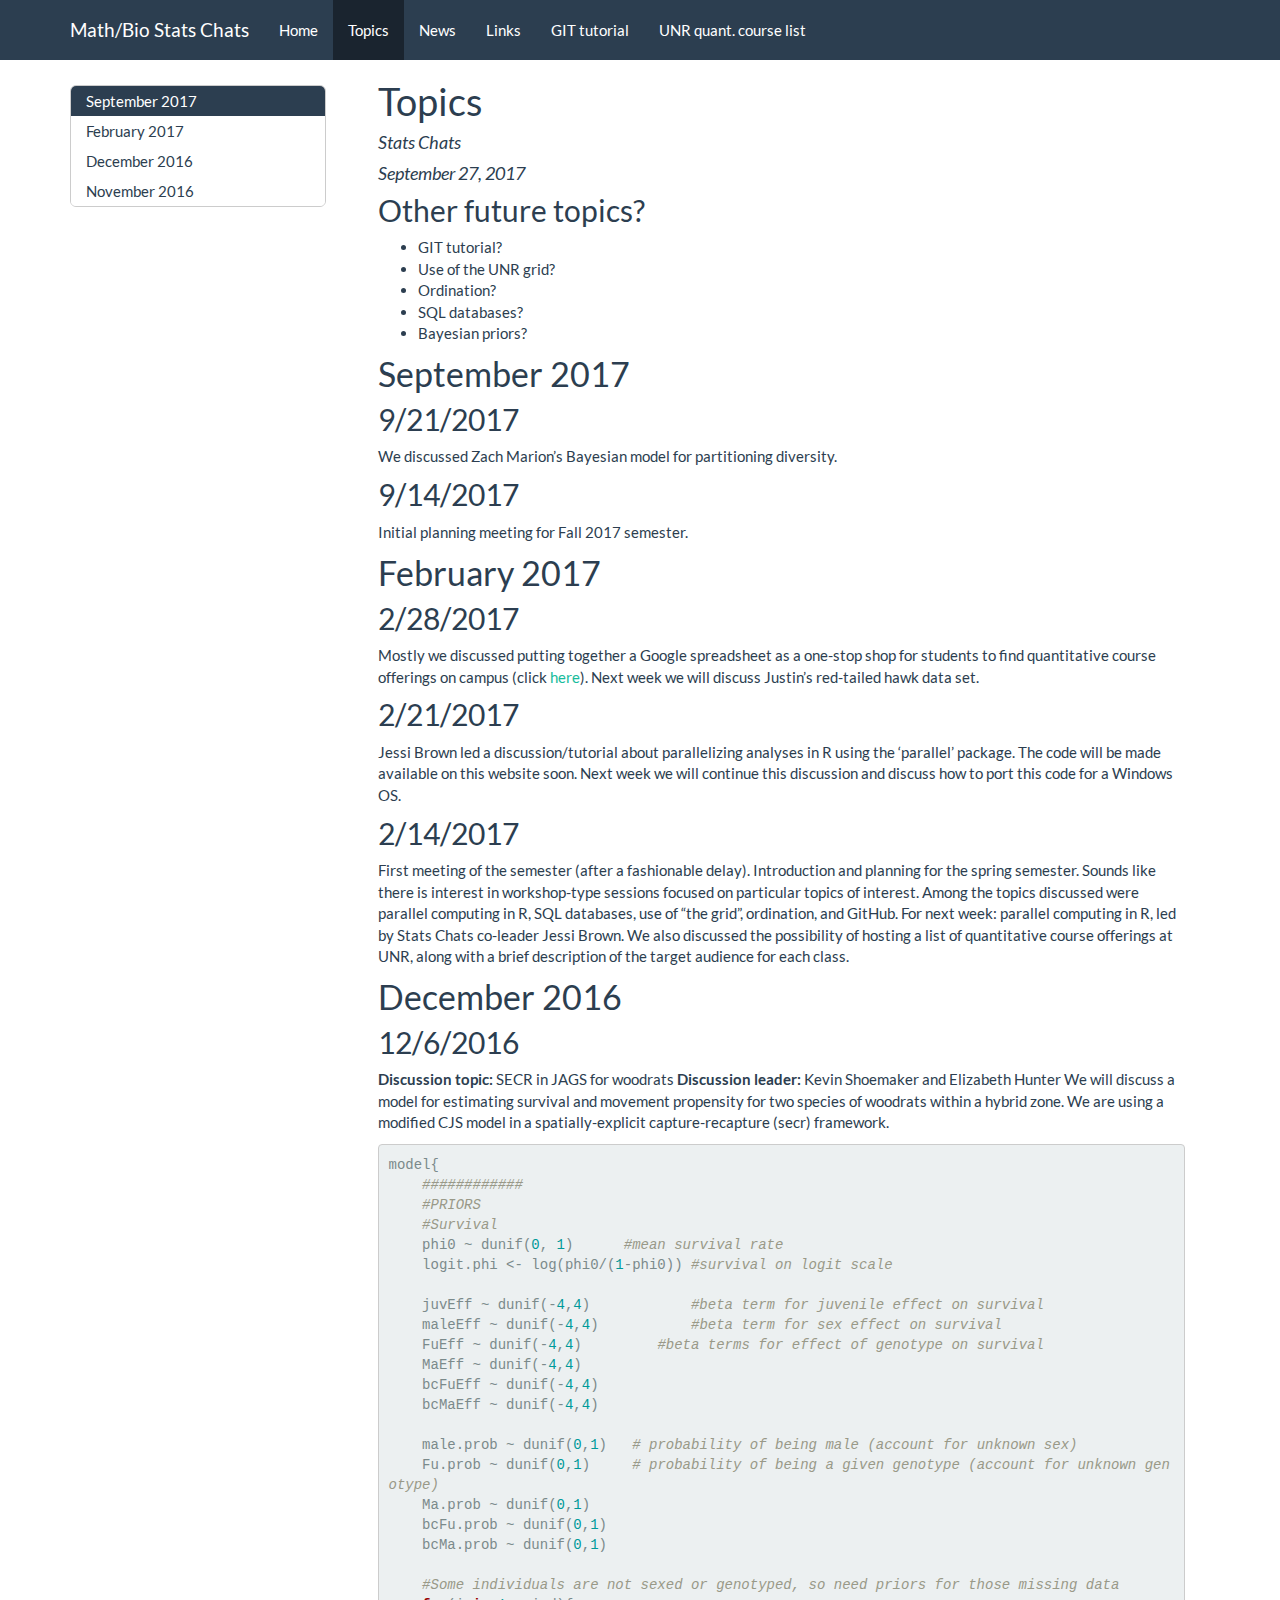
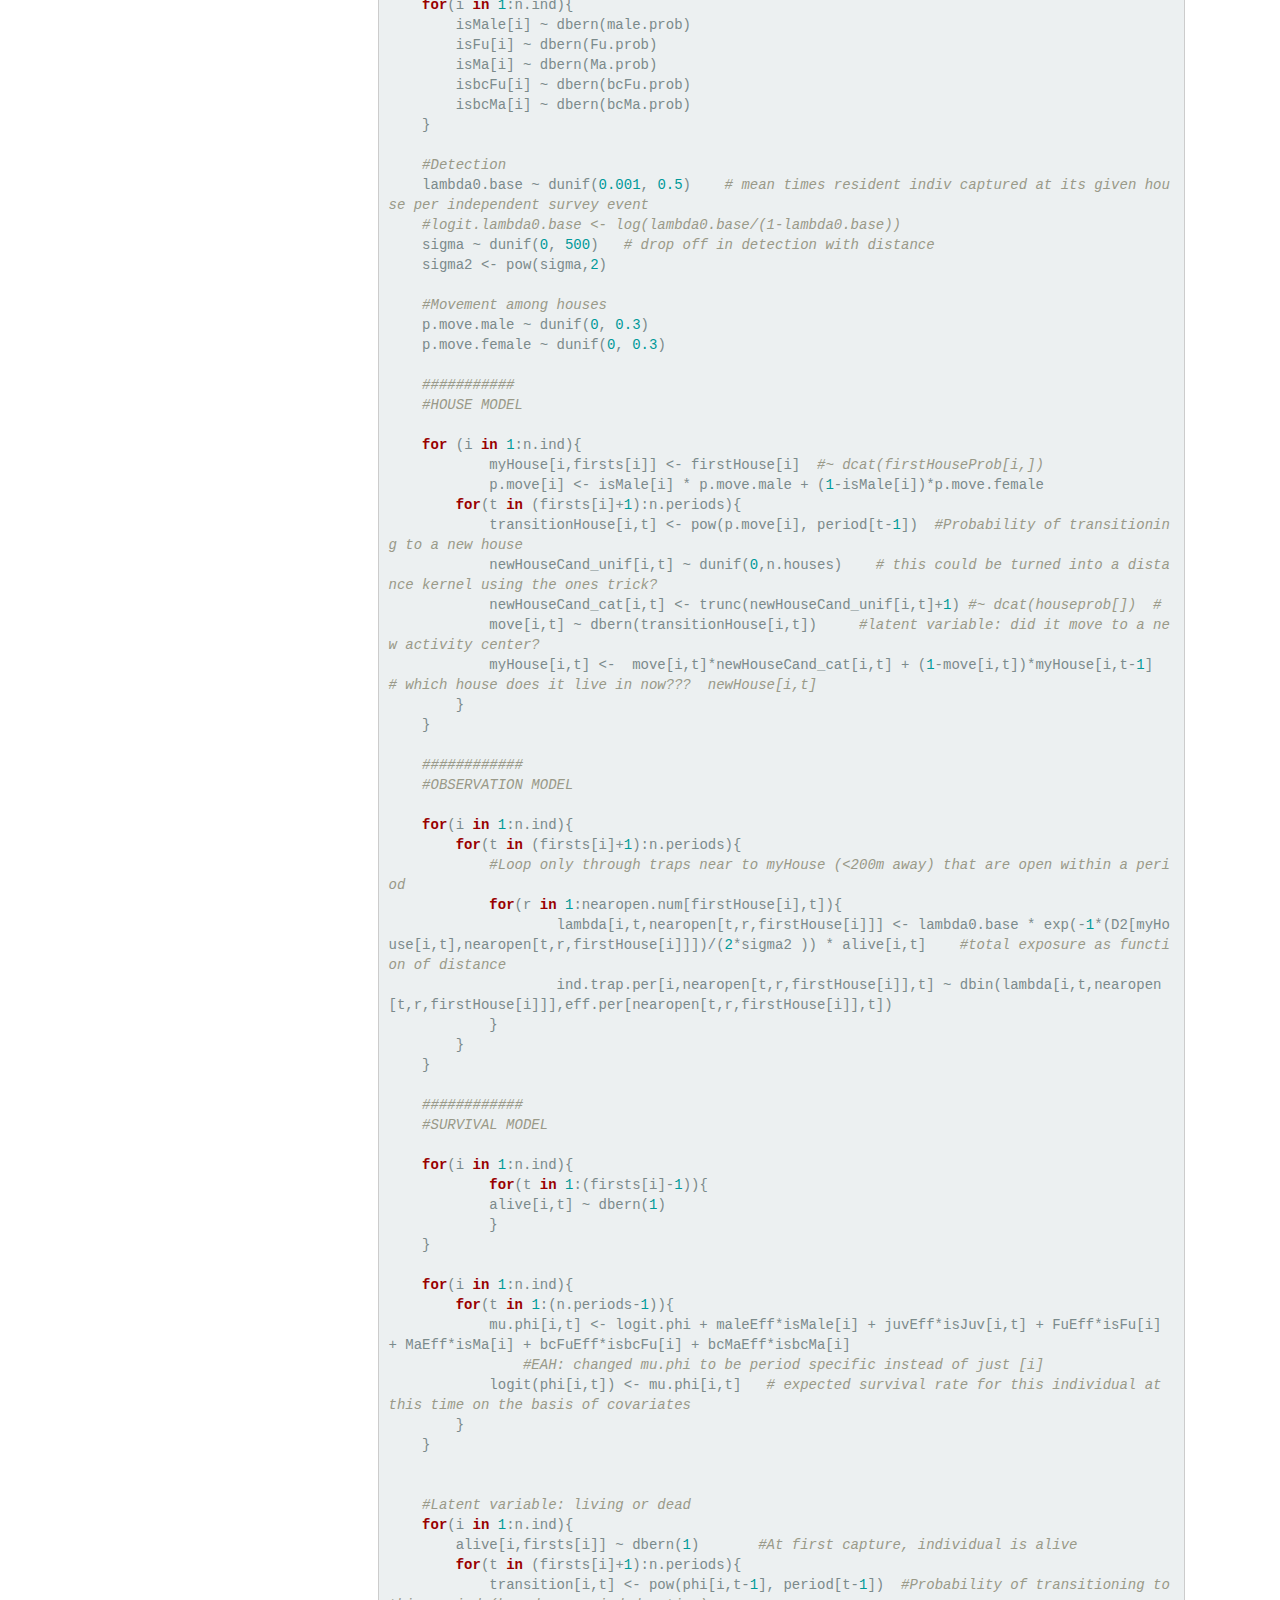
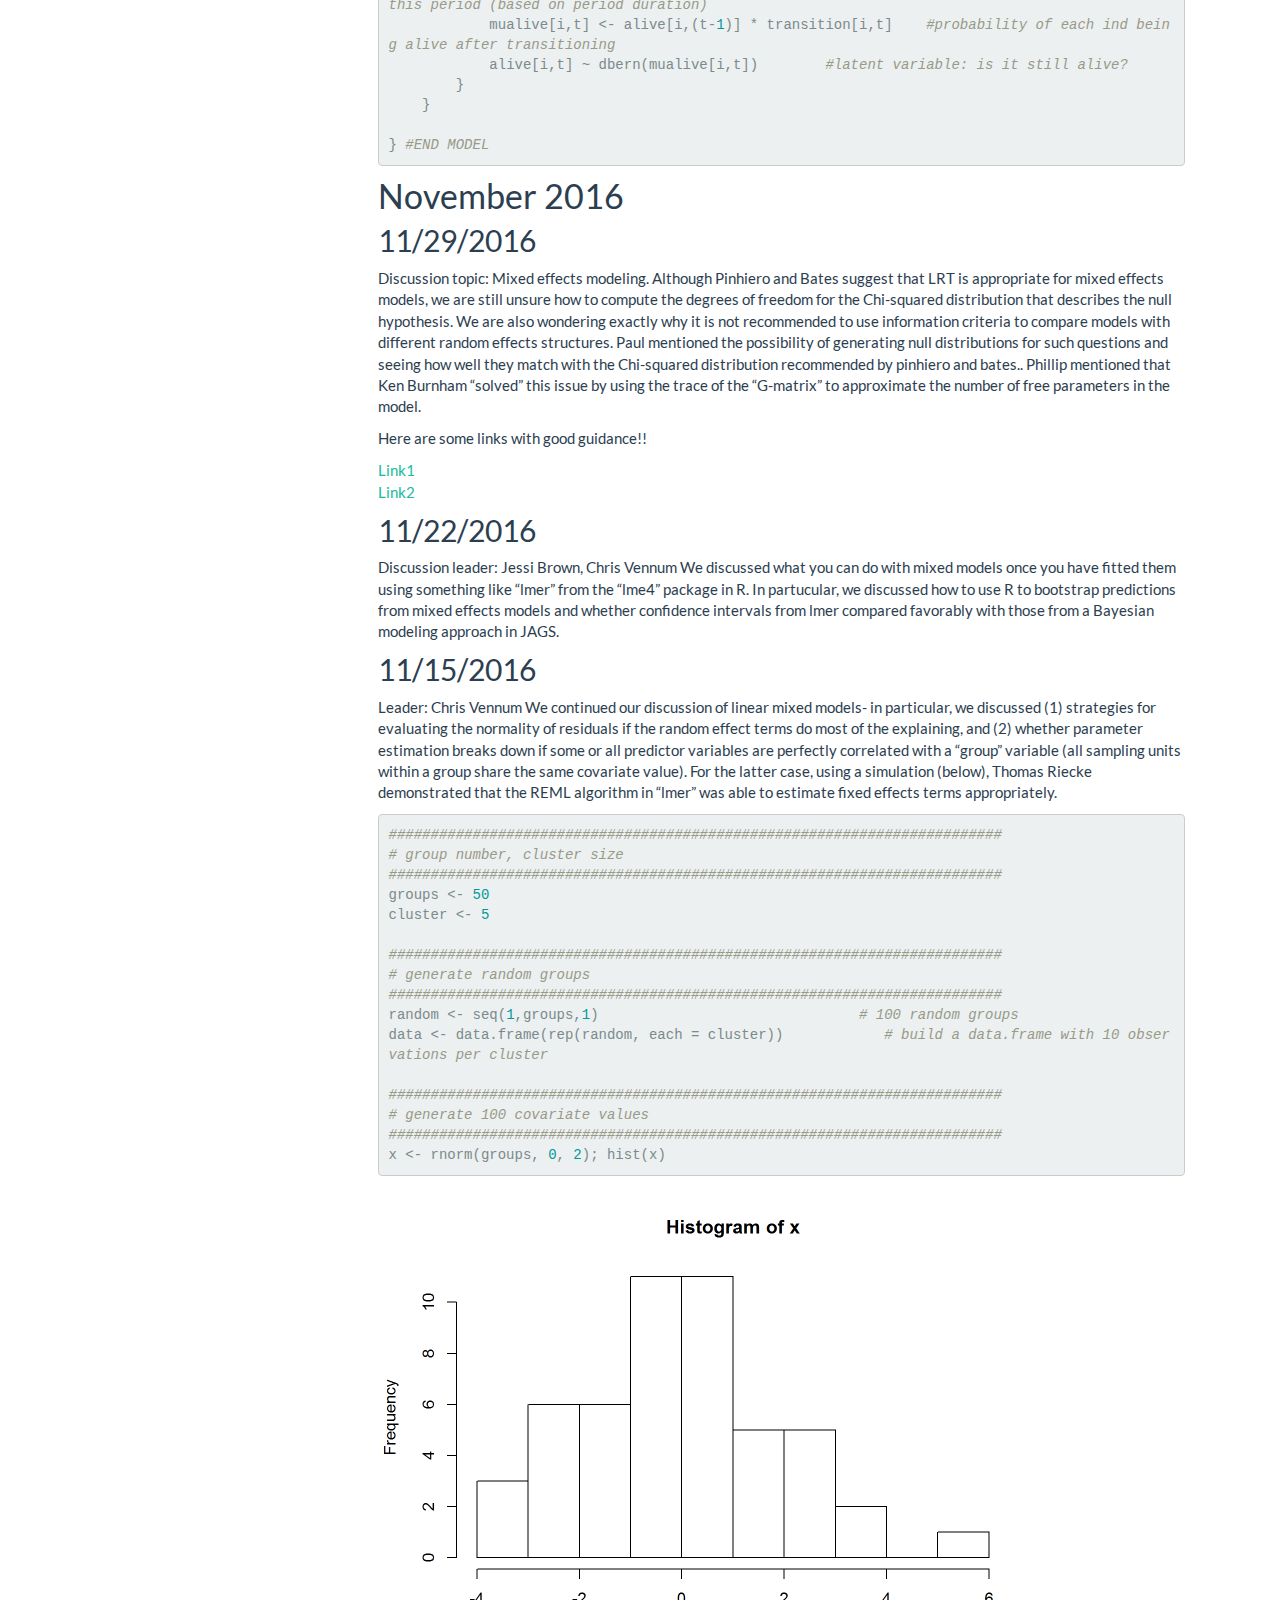
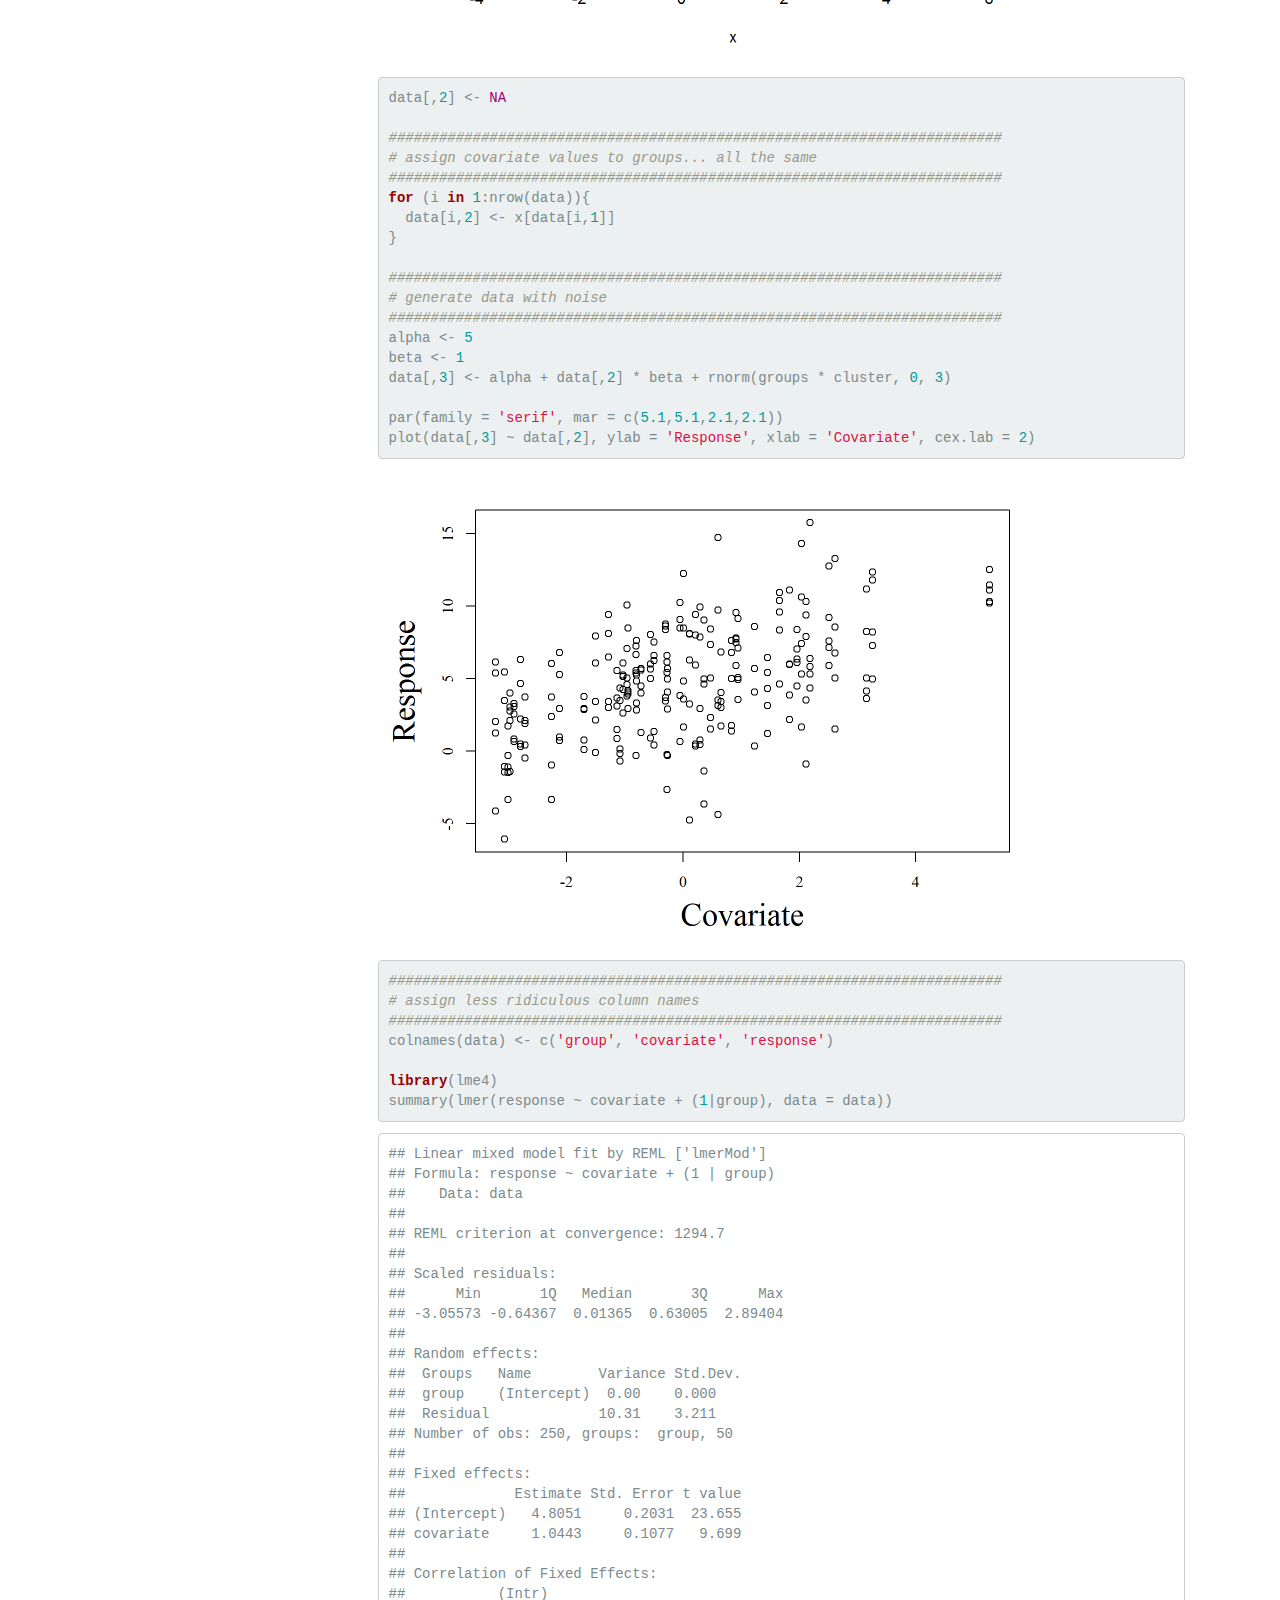
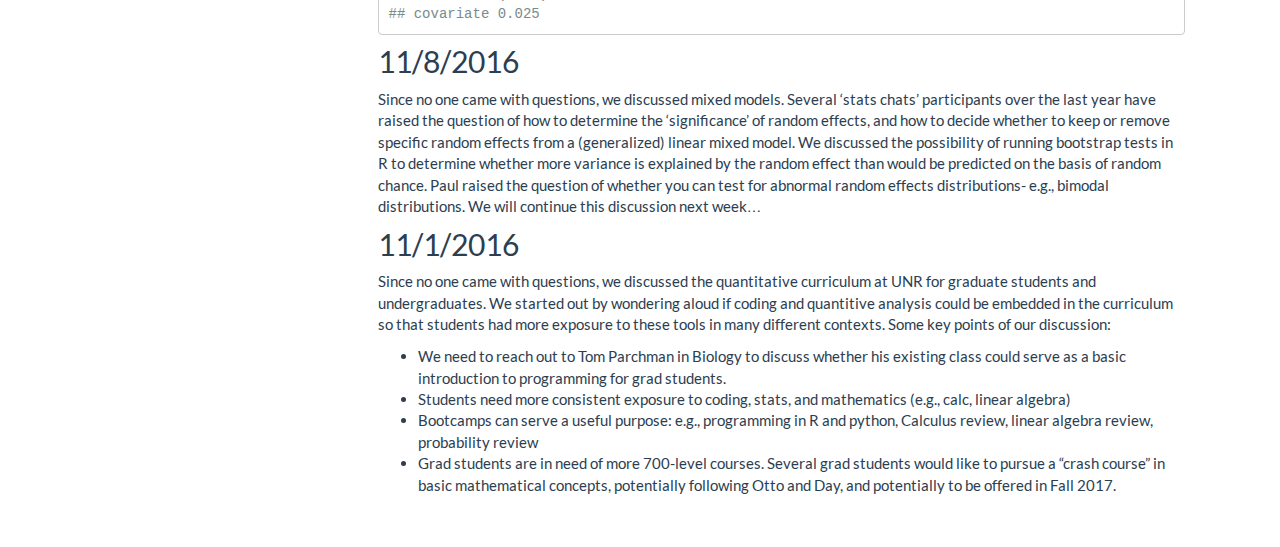
<file: topics.html>
<!DOCTYPE html>

<html xmlns="http://www.w3.org/1999/xhtml">

<head>

<meta charset="utf-8" />
<meta http-equiv="Content-Type" content="text/html; charset=utf-8" />
<meta name="generator" content="pandoc" />


<meta name="author" content="Stats Chats" />

<meta name="date" content="2017-09-27" />

<title>Topics</title>

<script src="site_libs/jquery-1.11.3/jquery.min.js"></script>
<meta name="viewport" content="width=device-width, initial-scale=1" />
<link href="site_libs/bootstrap-3.3.5/css/flatly.min.css" rel="stylesheet" />
<script src="site_libs/bootstrap-3.3.5/js/bootstrap.min.js"></script>
<script src="site_libs/bootstrap-3.3.5/shim/html5shiv.min.js"></script>
<script src="site_libs/bootstrap-3.3.5/shim/respond.min.js"></script>
<script src="site_libs/jqueryui-1.11.4/jquery-ui.min.js"></script>
<link href="site_libs/tocify-1.9.1/jquery.tocify.css" rel="stylesheet" />
<script src="site_libs/tocify-1.9.1/jquery.tocify.js"></script>
<script src="site_libs/navigation-1.1/tabsets.js"></script>
<link href="site_libs/highlightjs-9.12.0/default.css" rel="stylesheet" />
<script src="site_libs/highlightjs-9.12.0/highlight.js"></script>

<style type="text/css">code{white-space: pre;}</style>
<style type="text/css">
  pre:not([class]) {
    background-color: white;
  }
</style>
<script type="text/javascript">
if (window.hljs) {
  hljs.configure({languages: []});
  hljs.initHighlightingOnLoad();
  if (document.readyState && document.readyState === "complete") {
    window.setTimeout(function() { hljs.initHighlighting(); }, 0);
  }
}
</script>



<style type="text/css">
h1 {
  font-size: 34px;
}
h1.title {
  font-size: 38px;
}
h2 {
  font-size: 30px;
}
h3 {
  font-size: 24px;
}
h4 {
  font-size: 18px;
}
h5 {
  font-size: 16px;
}
h6 {
  font-size: 12px;
}
.table th:not([align]) {
  text-align: left;
}
</style>


</head>

<body>

<style type = "text/css">
.main-container {
  max-width: 940px;
  margin-left: auto;
  margin-right: auto;
}
code {
  color: inherit;
  background-color: rgba(0, 0, 0, 0.04);
}
img {
  max-width:100%;
  height: auto;
}
.tabbed-pane {
  padding-top: 12px;
}
button.code-folding-btn:focus {
  outline: none;
}
</style>


<style type="text/css">
/* padding for bootstrap navbar */
body {
  padding-top: 60px;
  padding-bottom: 40px;
}
/* offset scroll position for anchor links (for fixed navbar)  */
.section h1 {
  padding-top: 65px;
  margin-top: -65px;
}

.section h2 {
  padding-top: 65px;
  margin-top: -65px;
}
.section h3 {
  padding-top: 65px;
  margin-top: -65px;
}
.section h4 {
  padding-top: 65px;
  margin-top: -65px;
}
.section h5 {
  padding-top: 65px;
  margin-top: -65px;
}
.section h6 {
  padding-top: 65px;
  margin-top: -65px;
}
</style>

<script>
// manage active state of menu based on current page
$(document).ready(function () {
  // active menu anchor
  href = window.location.pathname
  href = href.substr(href.lastIndexOf('/') + 1)
  if (href === "")
    href = "index.html";
  var menuAnchor = $('a[href="' + href + '"]');

  // mark it active
  menuAnchor.parent().addClass('active');

  // if it's got a parent navbar menu mark it active as well
  menuAnchor.closest('li.dropdown').addClass('active');
});
</script>


<div class="container-fluid main-container">

<!-- tabsets -->
<script>
$(document).ready(function () {
  window.buildTabsets("TOC");
});
</script>

<!-- code folding -->




<script>
$(document).ready(function ()  {

    // move toc-ignore selectors from section div to header
    $('div.section.toc-ignore')
        .removeClass('toc-ignore')
        .children('h1,h2,h3,h4,h5').addClass('toc-ignore');

    // establish options
    var options = {
      selectors: "h1,h2,h3",
      theme: "bootstrap3",
      context: '.toc-content',
      hashGenerator: function (text) {
        return text.replace(/[.\\/?&!#<>]/g, '').replace(/\s/g, '_').toLowerCase();
      },
      ignoreSelector: ".toc-ignore",
      scrollTo: 0
    };
    options.showAndHide = true;
    options.smoothScroll = true;

    // tocify
    var toc = $("#TOC").tocify(options).data("toc-tocify");
});
</script>

<style type="text/css">

#TOC {
  margin: 25px 0px 20px 0px;
}
@media (max-width: 768px) {
#TOC {
  position: relative;
  width: 100%;
}
}


.toc-content {
  padding-left: 30px;
  padding-right: 40px;
}

div.main-container {
  max-width: 1200px;
}

div.tocify {
  width: 20%;
  max-width: 260px;
  max-height: 85%;
}

@media (min-width: 768px) and (max-width: 991px) {
  div.tocify {
    width: 25%;
  }
}

@media (max-width: 767px) {
  div.tocify {
    width: 100%;
    max-width: none;
  }
}

.tocify ul, .tocify li {
  line-height: 20px;
}

.tocify-subheader .tocify-item {
  font-size: 0.90em;
  padding-left: 25px;
  text-indent: 0;
}

.tocify .list-group-item {
  border-radius: 0px;
}


</style>

<!-- setup 3col/9col grid for toc_float and main content  -->
<div class="row-fluid">
<div class="col-xs-12 col-sm-4 col-md-3">
<div id="TOC" class="tocify">
</div>
</div>

<div class="toc-content col-xs-12 col-sm-8 col-md-9">




<div class="navbar navbar-default  navbar-fixed-top" role="navigation">
  <div class="container">
    <div class="navbar-header">
      <button type="button" class="navbar-toggle collapsed" data-toggle="collapse" data-target="#navbar">
        <span class="icon-bar"></span>
        <span class="icon-bar"></span>
        <span class="icon-bar"></span>
      </button>
      <a class="navbar-brand" href="index.html">Math/Bio Stats Chats</a>
    </div>
    <div id="navbar" class="navbar-collapse collapse">
      <ul class="nav navbar-nav">
        <li>
  <a href="index.html">Home</a>
</li>
<li>
  <a href="topics.html">Topics</a>
</li>
<li>
  <a href="news.html">News</a>
</li>
<li>
  <a href="Links.html">Links</a>
</li>
<li>
  <a href="GIT_tutorial.html">GIT tutorial</a>
</li>
<li>
  <a href="https://docs.google.com/spreadsheets/d/1qdmvlnrLDH8bIeHXflAGDeM9MIV74G6Sm1zn2mCtqgM/edit#gid=0">UNR quant. course list</a>
</li>
      </ul>
      <ul class="nav navbar-nav navbar-right">
        
      </ul>
    </div><!--/.nav-collapse -->
  </div><!--/.container -->
</div><!--/.navbar -->

<div class="fluid-row" id="header">



<h1 class="title toc-ignore">Topics</h1>
<h4 class="author"><em>Stats Chats</em></h4>
<h4 class="date"><em>September 27, 2017</em></h4>

</div>


<div id="other-future-topics" class="section level2">
<h2>Other future topics?</h2>
<ul>
<li>GIT tutorial?</li>
<li>Use of the UNR grid?</li>
<li>Ordination?</li>
<li>SQL databases?</li>
<li>Bayesian priors?</li>
</ul>
</div>
<div id="september-2017" class="section level1">
<h1>September 2017</h1>
<div id="section" class="section level2">
<h2>9/21/2017</h2>
<p>We discussed Zach Marion’s Bayesian model for partitioning diversity.</p>
</div>
<div id="section-1" class="section level2">
<h2>9/14/2017</h2>
<p>Initial planning meeting for Fall 2017 semester.</p>
</div>
</div>
<div id="february-2017" class="section level1">
<h1>February 2017</h1>
<div id="section-2" class="section level2">
<h2>2/28/2017</h2>
<p>Mostly we discussed putting together a Google spreadsheet as a one-stop shop for students to find quantitative course offerings on campus (click <a href="https://docs.google.com/spreadsheets/d/1qdmvlnrLDH8bIeHXflAGDeM9MIV74G6Sm1zn2mCtqgM/edit?usp=sharing">here</a>). Next week we will discuss Justin’s red-tailed hawk data set.</p>
</div>
<div id="section-3" class="section level2">
<h2>2/21/2017</h2>
<p>Jessi Brown led a discussion/tutorial about parallelizing analyses in R using the ‘parallel’ package. The code will be made available on this website soon. Next week we will continue this discussion and discuss how to port this code for a Windows OS.</p>
</div>
<div id="section-4" class="section level2">
<h2>2/14/2017</h2>
<p>First meeting of the semester (after a fashionable delay). Introduction and planning for the spring semester. Sounds like there is interest in workshop-type sessions focused on particular topics of interest. Among the topics discussed were parallel computing in R, SQL databases, use of “the grid”, ordination, and GitHub. For next week: parallel computing in R, led by Stats Chats co-leader Jessi Brown. We also discussed the possibility of hosting a list of quantitative course offerings at UNR, along with a brief description of the target audience for each class.</p>
</div>
</div>
<div id="december-2016" class="section level1">
<h1>December 2016</h1>
<div id="section-5" class="section level2">
<h2>12/6/2016</h2>
<p><strong>Discussion topic:</strong> SECR in JAGS for woodrats <strong>Discussion leader:</strong> Kevin Shoemaker and Elizabeth Hunter We will discuss a model for estimating survival and movement propensity for two species of woodrats within a hybrid zone. We are using a modified CJS model in a spatially-explicit capture-recapture (secr) framework.</p>
<pre class="r"><code>model{
    ############
    #PRIORS
    #Survival
    phi0 ~ dunif(0, 1)      #mean survival rate
    logit.phi &lt;- log(phi0/(1-phi0)) #survival on logit scale

    juvEff ~ dunif(-4,4)            #beta term for juvenile effect on survival
    maleEff ~ dunif(-4,4)           #beta term for sex effect on survival
    FuEff ~ dunif(-4,4)         #beta terms for effect of genotype on survival
    MaEff ~ dunif(-4,4)
    bcFuEff ~ dunif(-4,4)
    bcMaEff ~ dunif(-4,4)

    male.prob ~ dunif(0,1)   # probability of being male (account for unknown sex)
    Fu.prob ~ dunif(0,1)     # probability of being a given genotype (account for unknown genotype)
    Ma.prob ~ dunif(0,1)
    bcFu.prob ~ dunif(0,1)
    bcMa.prob ~ dunif(0,1)

    #Some individuals are not sexed or genotyped, so need priors for those missing data
    for(i in 1:n.ind){
        isMale[i] ~ dbern(male.prob)
        isFu[i] ~ dbern(Fu.prob)
        isMa[i] ~ dbern(Ma.prob)
        isbcFu[i] ~ dbern(bcFu.prob)
        isbcMa[i] ~ dbern(bcMa.prob)
    }

    #Detection    
    lambda0.base ~ dunif(0.001, 0.5)    # mean times resident indiv captured at its given house per independent survey event
    #logit.lambda0.base &lt;- log(lambda0.base/(1-lambda0.base))       
    sigma ~ dunif(0, 500)   # drop off in detection with distance   
    sigma2 &lt;- pow(sigma,2)

    #Movement among houses
    p.move.male ~ dunif(0, 0.3)
    p.move.female ~ dunif(0, 0.3)

    ###########
    #HOUSE MODEL

    for (i in 1:n.ind){
            myHouse[i,firsts[i]] &lt;- firstHouse[i]  #~ dcat(firstHouseProb[i,])
            p.move[i] &lt;- isMale[i] * p.move.male + (1-isMale[i])*p.move.female
        for(t in (firsts[i]+1):n.periods){
            transitionHouse[i,t] &lt;- pow(p.move[i], period[t-1])  #Probability of transitioning to a new house
            newHouseCand_unif[i,t] ~ dunif(0,n.houses)    # this could be turned into a distance kernel using the ones trick?
            newHouseCand_cat[i,t] &lt;- trunc(newHouseCand_unif[i,t]+1) #~ dcat(houseprob[])  #
            move[i,t] ~ dbern(transitionHouse[i,t])     #latent variable: did it move to a new activity center?
            myHouse[i,t] &lt;-  move[i,t]*newHouseCand_cat[i,t] + (1-move[i,t])*myHouse[i,t-1]     # which house does it live in now???  newHouse[i,t]
        }
    }

    ############
    #OBSERVATION MODEL

    for(i in 1:n.ind){
        for(t in (firsts[i]+1):n.periods){
            #Loop only through traps near to myHouse (&lt;200m away) that are open within a period 
            for(r in 1:nearopen.num[firstHouse[i],t]){                
                    lambda[i,t,nearopen[t,r,firstHouse[i]]] &lt;- lambda0.base * exp(-1*(D2[myHouse[i,t],nearopen[t,r,firstHouse[i]]])/(2*sigma2 )) * alive[i,t]    #total exposure as function of distance
                    ind.trap.per[i,nearopen[t,r,firstHouse[i]],t] ~ dbin(lambda[i,t,nearopen[t,r,firstHouse[i]]],eff.per[nearopen[t,r,firstHouse[i]],t])
            }
        }
    }

    ############
    #SURVIVAL MODEL

    for(i in 1:n.ind){
            for(t in 1:(firsts[i]-1)){
            alive[i,t] ~ dbern(1)
            }
    }

    for(i in 1:n.ind){
        for(t in 1:(n.periods-1)){
            mu.phi[i,t] &lt;- logit.phi + maleEff*isMale[i] + juvEff*isJuv[i,t] + FuEff*isFu[i] + MaEff*isMa[i] + bcFuEff*isbcFu[i] + bcMaEff*isbcMa[i]
                #EAH: changed mu.phi to be period specific instead of just [i]
            logit(phi[i,t]) &lt;- mu.phi[i,t]   # expected survival rate for this individual at this time on the basis of covariates
        }
    }


    #Latent variable: living or dead
    for(i in 1:n.ind){
        alive[i,firsts[i]] ~ dbern(1)       #At first capture, individual is alive
        for(t in (firsts[i]+1):n.periods){
            transition[i,t] &lt;- pow(phi[i,t-1], period[t-1])  #Probability of transitioning to this period (based on period duration)
            mualive[i,t] &lt;- alive[i,(t-1)] * transition[i,t]    #probability of each ind being alive after transitioning
            alive[i,t] ~ dbern(mualive[i,t])        #latent variable: is it still alive?
        }
    }

} #END MODEL</code></pre>
</div>
</div>
<div id="november-2016" class="section level1">
<h1>November 2016</h1>
<div id="section-6" class="section level2">
<h2>11/29/2016</h2>
<p>Discussion topic: Mixed effects modeling. Although Pinhiero and Bates suggest that LRT is appropriate for mixed effects models, we are still unsure how to compute the degrees of freedom for the Chi-squared distribution that describes the null hypothesis. We are also wondering exactly why it is not recommended to use information criteria to compare models with different random effects structures. Paul mentioned the possibility of generating null distributions for such questions and seeing how well they match with the Chi-squared distribution recommended by pinhiero and bates.. Phillip mentioned that Ken Burnham “solved” this issue by using the trace of the “G-matrix” to approximate the number of free parameters in the model.</p>
<p>Here are some links with good guidance!!</p>
<p><a href="http://stats.stackexchange.com/questions/111905/what-is-the-upside-of-treating-a-factor-as-random-in-a-mixed-model">Link1</a><br />
<a href="http://stats.stackexchange.com/questions/117497/comparing-between-random-effects-structures-in-a-linear-mixed-effects-model">Link2</a></p>
</div>
<div id="section-7" class="section level2">
<h2>11/22/2016</h2>
<p>Discussion leader: Jessi Brown, Chris Vennum We discussed what you can do with mixed models once you have fitted them using something like “lmer” from the “lme4” package in R. In partucular, we discussed how to use R to bootstrap predictions from mixed effects models and whether confidence intervals from lmer compared favorably with those from a Bayesian modeling approach in JAGS.</p>
</div>
<div id="section-8" class="section level2">
<h2>11/15/2016</h2>
<p>Leader: Chris Vennum We continued our discussion of linear mixed models- in particular, we discussed (1) strategies for evaluating the normality of residuals if the random effect terms do most of the explaining, and (2) whether parameter estimation breaks down if some or all predictor variables are perfectly correlated with a “group” variable (all sampling units within a group share the same covariate value). For the latter case, using a simulation (below), Thomas Riecke demonstrated that the REML algorithm in “lmer” was able to estimate fixed effects terms appropriately.</p>
<pre class="r"><code>#########################################################################
# group number, cluster size
#########################################################################
groups &lt;- 50
cluster &lt;- 5

#########################################################################
# generate random groups
#########################################################################
random &lt;- seq(1,groups,1)                               # 100 random groups
data &lt;- data.frame(rep(random, each = cluster))            # build a data.frame with 10 observations per cluster

#########################################################################
# generate 100 covariate values
#########################################################################
x &lt;- rnorm(groups, 0, 2); hist(x)</code></pre>
<p><img src="topics_files/figure-html/unnamed-chunk-2-1.png" width="672" /></p>
<pre class="r"><code>data[,2] &lt;- NA

#########################################################################
# assign covariate values to groups... all the same
#########################################################################
for (i in 1:nrow(data)){
  data[i,2] &lt;- x[data[i,1]]
}

#########################################################################
# generate data with noise
#########################################################################
alpha &lt;- 5
beta &lt;- 1
data[,3] &lt;- alpha + data[,2] * beta + rnorm(groups * cluster, 0, 3) 

par(family = &#39;serif&#39;, mar = c(5.1,5.1,2.1,2.1))
plot(data[,3] ~ data[,2], ylab = &#39;Response&#39;, xlab = &#39;Covariate&#39;, cex.lab = 2)</code></pre>
<p><img src="topics_files/figure-html/unnamed-chunk-2-2.png" width="672" /></p>
<pre class="r"><code>#########################################################################
# assign less ridiculous column names
#########################################################################
colnames(data) &lt;- c(&#39;group&#39;, &#39;covariate&#39;, &#39;response&#39;)

library(lme4)
summary(lmer(response ~ covariate + (1|group), data = data))</code></pre>
<pre><code>## Linear mixed model fit by REML [&#39;lmerMod&#39;]
## Formula: response ~ covariate + (1 | group)
##    Data: data
## 
## REML criterion at convergence: 1294.7
## 
## Scaled residuals: 
##      Min       1Q   Median       3Q      Max 
## -3.05573 -0.64367  0.01365  0.63005  2.89404 
## 
## Random effects:
##  Groups   Name        Variance Std.Dev.
##  group    (Intercept)  0.00    0.000   
##  Residual             10.31    3.211   
## Number of obs: 250, groups:  group, 50
## 
## Fixed effects:
##             Estimate Std. Error t value
## (Intercept)   4.8051     0.2031  23.655
## covariate     1.0443     0.1077   9.699
## 
## Correlation of Fixed Effects:
##           (Intr)
## covariate 0.025</code></pre>
</div>
<div id="section-9" class="section level2">
<h2>11/8/2016</h2>
<p>Since no one came with questions, we discussed mixed models. Several ‘stats chats’ participants over the last year have raised the question of how to determine the ‘significance’ of random effects, and how to decide whether to keep or remove specific random effects from a (generalized) linear mixed model. We discussed the possibility of running bootstrap tests in R to determine whether more variance is explained by the random effect than would be predicted on the basis of random chance. Paul raised the question of whether you can test for abnormal random effects distributions- e.g., bimodal distributions. We will continue this discussion next week…</p>
</div>
<div id="section-10" class="section level2">
<h2>11/1/2016</h2>
<p>Since no one came with questions, we discussed the quantitative curriculum at UNR for graduate students and undergraduates. We started out by wondering aloud if coding and quantitive analysis could be embedded in the curriculum so that students had more exposure to these tools in many different contexts. Some key points of our discussion:</p>
<ul>
<li>We need to reach out to Tom Parchman in Biology to discuss whether his existing class could serve as a basic introduction to programming for grad students.<br />
</li>
<li>Students need more consistent exposure to coding, stats, and mathematics (e.g., calc, linear algebra)</li>
<li>Bootcamps can serve a useful purpose: e.g., programming in R and python, Calculus review, linear algebra review, probability review</li>
<li>Grad students are in need of more 700-level courses. Several grad students would like to pursue a “crash course” in basic mathematical concepts, potentially following Otto and Day, and potentially to be offered in Fall 2017.</li>
</ul>
</div>
</div>



</div>
</div>

</div>

<script>

// add bootstrap table styles to pandoc tables
function bootstrapStylePandocTables() {
  $('tr.header').parent('thead').parent('table').addClass('table table-condensed');
}
$(document).ready(function () {
  bootstrapStylePandocTables();
});


</script>

<!-- dynamically load mathjax for compatibility with self-contained -->
<script>
  (function () {
    var script = document.createElement("script");
    script.type = "text/javascript";
    script.src  = "https://mathjax.rstudio.com/latest/MathJax.js?config=TeX-AMS-MML_HTMLorMML";
    document.getElementsByTagName("head")[0].appendChild(script);
  })();
</script>

</body>
</html>
</file>
<file: site_libs/highlightjs-9.12.0/default.css>
.hljs-literal {
  color: #990073;
}

.hljs-number {
  color: #099;
}

.hljs-comment {
  color: #998;
  font-style: italic;
}

.hljs-keyword {
  color: #900;
  font-weight: bold;
}

.hljs-string {
  color: #d14;
}
</file>
<file: site_libs/bootstrap-3.3.5/css/flatly.min.css>
@font-face {
  font-family: 'Lato';
  font-style: normal;
  font-weight: 400;
  src: url(fonts/Lato.ttf) format('truetype');
}
@font-face {
  font-family: 'Lato';
  font-style: normal;
  font-weight: 700;
  src: url(fonts/LatoBold.ttf) format('truetype');
}
@font-face {
  font-family: 'Lato';
  font-style: italic;
  font-weight: 400;
  src: url(fonts/LatoItalic.ttf) format('truetype');
}

/*!
 * bootswatch v3.3.6
 * Homepage: http://bootswatch.com
 * Copyright 2012-2015 Thomas Park
 * Licensed under MIT
 * Based on Bootstrap
*//*!
 * Bootstrap v3.3.6 (http://getbootstrap.com)
 * Copyright 2011-2015 Twitter, Inc.
 * Licensed under MIT (https://github.com/twbs/bootstrap/blob/master/LICENSE)
 *//*! normalize.css v3.0.3 | MIT License | github.com/necolas/normalize.css */html{font-family:sans-serif;-ms-text-size-adjust:100%;-webkit-text-size-adjust:100%}body{margin:0}article,aside,details,figcaption,figure,footer,header,hgroup,main,menu,nav,section,summary{display:block}audio,canvas,progress,video{display:inline-block;vertical-align:baseline}audio:not([controls]){display:none;height:0}[hidden],template{display:none}a{background-color:transparent}a:active,a:hover{outline:0}abbr[title]{border-bottom:1px dotted}b,strong{font-weight:bold}dfn{font-style:italic}h1{font-size:2em;margin:0.67em 0}mark{background:#ff0;color:#000}small{font-size:80%}sub,sup{font-size:75%;line-height:0;position:relative;vertical-align:baseline}sup{top:-0.5em}sub{bottom:-0.25em}img{border:0}svg:not(:root){overflow:hidden}figure{margin:1em 40px}hr{-webkit-box-sizing:content-box;-moz-box-sizing:content-box;box-sizing:content-box;height:0}pre{overflow:auto}code,kbd,pre,samp{font-family:monospace, monospace;font-size:1em}button,input,optgroup,select,textarea{color:inherit;font:inherit;margin:0}button{overflow:visible}button,select{text-transform:none}button,html input[type="button"],input[type="reset"],input[type="submit"]{-webkit-appearance:button;cursor:pointer}button[disabled],html input[disabled]{cursor:default}button::-moz-focus-inner,input::-moz-focus-inner{border:0;padding:0}input{line-height:normal}input[type="checkbox"],input[type="radio"]{-webkit-box-sizing:border-box;-moz-box-sizing:border-box;box-sizing:border-box;padding:0}input[type="number"]::-webkit-inner-spin-button,input[type="number"]::-webkit-outer-spin-button{height:auto}input[type="search"]{-webkit-appearance:textfield;-webkit-box-sizing:content-box;-moz-box-sizing:content-box;box-sizing:content-box}input[type="search"]::-webkit-search-cancel-button,input[type="search"]::-webkit-search-decoration{-webkit-appearance:none}fieldset{border:1px solid #c0c0c0;margin:0 2px;padding:0.35em 0.625em 0.75em}legend{border:0;padding:0}textarea{overflow:auto}optgroup{font-weight:bold}table{border-collapse:collapse;border-spacing:0}td,th{padding:0}/*! Source: https://github.com/h5bp/html5-boilerplate/blob/master/src/css/main.css */@media print{*,*:before,*:after{background:transparent !important;color:#000 !important;-webkit-box-shadow:none !important;box-shadow:none !important;text-shadow:none !important}a,a:visited{text-decoration:underline}a[href]:after{content:" (" attr(href) ")"}abbr[title]:after{content:" (" attr(title) ")"}a[href^="#"]:after,a[href^="javascript:"]:after{content:""}pre,blockquote{border:1px solid #999;page-break-inside:avoid}thead{display:table-header-group}tr,img{page-break-inside:avoid}img{max-width:100% !important}p,h2,h3{orphans:3;widows:3}h2,h3{page-break-after:avoid}.navbar{display:none}.btn>.caret,.dropup>.btn>.caret{border-top-color:#000 !important}.label{border:1px solid #000}.table{border-collapse:collapse !important}.table td,.table th{background-color:#fff !important}.table-bordered th,.table-bordered td{border:1px solid #ddd !important}}@font-face{font-family:'Glyphicons Halflings';src:url('../fonts/glyphicons-halflings-regular.eot');src:url('../fonts/glyphicons-halflings-regular.eot?#iefix') format('embedded-opentype'),url('../fonts/glyphicons-halflings-regular.woff') format('woff'),url('../fonts/glyphicons-halflings-regular.ttf') format('truetype'),url('../fonts/glyphicons-halflings-regular.svg#glyphicons_halflingsregular') format('svg')}.glyphicon{position:relative;top:1px;display:inline-block;font-family:'Glyphicons Halflings';font-style:normal;font-weight:normal;line-height:1;-webkit-font-smoothing:antialiased;-moz-osx-font-smoothing:grayscale}.glyphicon-asterisk:before{content:"\002a"}.glyphicon-plus:before{content:"\002b"}.glyphicon-euro:before,.glyphicon-eur:before{content:"\20ac"}.glyphicon-minus:before{content:"\2212"}.glyphicon-cloud:before{content:"\2601"}.glyphicon-envelope:before{content:"\2709"}.glyphicon-pencil:before{content:"\270f"}.glyphicon-glass:before{content:"\e001"}.glyphicon-music:before{content:"\e002"}.glyphicon-search:before{content:"\e003"}.glyphicon-heart:before{content:"\e005"}.glyphicon-star:before{content:"\e006"}.glyphicon-star-empty:before{content:"\e007"}.glyphicon-user:before{content:"\e008"}.glyphicon-film:before{content:"\e009"}.glyphicon-th-large:before{content:"\e010"}.glyphicon-th:before{content:"\e011"}.glyphicon-th-list:before{content:"\e012"}.glyphicon-ok:before{content:"\e013"}.glyphicon-remove:before{content:"\e014"}.glyphicon-zoom-in:before{content:"\e015"}.glyphicon-zoom-out:before{content:"\e016"}.glyphicon-off:before{content:"\e017"}.glyphicon-signal:before{content:"\e018"}.glyphicon-cog:before{content:"\e019"}.glyphicon-trash:before{content:"\e020"}.glyphicon-home:before{content:"\e021"}.glyphicon-file:before{content:"\e022"}.glyphicon-time:before{content:"\e023"}.glyphicon-road:before{content:"\e024"}.glyphicon-download-alt:before{content:"\e025"}.glyphicon-download:before{content:"\e026"}.glyphicon-upload:before{content:"\e027"}.glyphicon-inbox:before{content:"\e028"}.glyphicon-play-circle:before{content:"\e029"}.glyphicon-repeat:before{content:"\e030"}.glyphicon-refresh:before{content:"\e031"}.glyphicon-list-alt:before{content:"\e032"}.glyphicon-lock:before{content:"\e033"}.glyphicon-flag:before{content:"\e034"}.glyphicon-headphones:before{content:"\e035"}.glyphicon-volume-off:before{content:"\e036"}.glyphicon-volume-down:before{content:"\e037"}.glyphicon-volume-up:before{content:"\e038"}.glyphicon-qrcode:before{content:"\e039"}.glyphicon-barcode:before{content:"\e040"}.glyphicon-tag:before{content:"\e041"}.glyphicon-tags:before{content:"\e042"}.glyphicon-book:before{content:"\e043"}.glyphicon-bookmark:before{content:"\e044"}.glyphicon-print:before{content:"\e045"}.glyphicon-camera:before{content:"\e046"}.glyphicon-font:before{content:"\e047"}.glyphicon-bold:before{content:"\e048"}.glyphicon-italic:before{content:"\e049"}.glyphicon-text-height:before{content:"\e050"}.glyphicon-text-width:before{content:"\e051"}.glyphicon-align-left:before{content:"\e052"}.glyphicon-align-center:before{content:"\e053"}.glyphicon-align-right:before{content:"\e054"}.glyphicon-align-justify:before{content:"\e055"}.glyphicon-list:before{content:"\e056"}.glyphicon-indent-left:before{content:"\e057"}.glyphicon-indent-right:before{content:"\e058"}.glyphicon-facetime-video:before{content:"\e059"}.glyphicon-picture:before{content:"\e060"}.glyphicon-map-marker:before{content:"\e062"}.glyphicon-adjust:before{content:"\e063"}.glyphicon-tint:before{content:"\e064"}.glyphicon-edit:before{content:"\e065"}.glyphicon-share:before{content:"\e066"}.glyphicon-check:before{content:"\e067"}.glyphicon-move:before{content:"\e068"}.glyphicon-step-backward:before{content:"\e069"}.glyphicon-fast-backward:before{content:"\e070"}.glyphicon-backward:before{content:"\e071"}.glyphicon-play:before{content:"\e072"}.glyphicon-pause:before{content:"\e073"}.glyphicon-stop:before{content:"\e074"}.glyphicon-forward:before{content:"\e075"}.glyphicon-fast-forward:before{content:"\e076"}.glyphicon-step-forward:before{content:"\e077"}.glyphicon-eject:before{content:"\e078"}.glyphicon-chevron-left:before{content:"\e079"}.glyphicon-chevron-right:before{content:"\e080"}.glyphicon-plus-sign:before{content:"\e081"}.glyphicon-minus-sign:before{content:"\e082"}.glyphicon-remove-sign:before{content:"\e083"}.glyphicon-ok-sign:before{content:"\e084"}.glyphicon-question-sign:before{content:"\e085"}.glyphicon-info-sign:before{content:"\e086"}.glyphicon-screenshot:before{content:"\e087"}.glyphicon-remove-circle:before{content:"\e088"}.glyphicon-ok-circle:before{content:"\e089"}.glyphicon-ban-circle:before{content:"\e090"}.glyphicon-arrow-left:before{content:"\e091"}.glyphicon-arrow-right:before{content:"\e092"}.glyphicon-arrow-up:before{content:"\e093"}.glyphicon-arrow-down:before{content:"\e094"}.glyphicon-share-alt:before{content:"\e095"}.glyphicon-resize-full:before{content:"\e096"}.glyphicon-resize-small:before{content:"\e097"}.glyphicon-exclamation-sign:before{content:"\e101"}.glyphicon-gift:before{content:"\e102"}.glyphicon-leaf:before{content:"\e103"}.glyphicon-fire:before{content:"\e104"}.glyphicon-eye-open:before{content:"\e105"}.glyphicon-eye-close:before{content:"\e106"}.glyphicon-warning-sign:before{content:"\e107"}.glyphicon-plane:before{content:"\e108"}.glyphicon-calendar:before{content:"\e109"}.glyphicon-random:before{content:"\e110"}.glyphicon-comment:before{content:"\e111"}.glyphicon-magnet:before{content:"\e112"}.glyphicon-chevron-up:before{content:"\e113"}.glyphicon-chevron-down:before{content:"\e114"}.glyphicon-retweet:before{content:"\e115"}.glyphicon-shopping-cart:before{content:"\e116"}.glyphicon-folder-close:before{content:"\e117"}.glyphicon-folder-open:before{content:"\e118"}.glyphicon-resize-vertical:before{content:"\e119"}.glyphicon-resize-horizontal:before{content:"\e120"}.glyphicon-hdd:before{content:"\e121"}.glyphicon-bullhorn:before{content:"\e122"}.glyphicon-bell:before{content:"\e123"}.glyphicon-certificate:before{content:"\e124"}.glyphicon-thumbs-up:before{content:"\e125"}.glyphicon-thumbs-down:before{content:"\e126"}.glyphicon-hand-right:before{content:"\e127"}.glyphicon-hand-left:before{content:"\e128"}.glyphicon-hand-up:before{content:"\e129"}.glyphicon-hand-down:before{content:"\e130"}.glyphicon-circle-arrow-right:before{content:"\e131"}.glyphicon-circle-arrow-left:before{content:"\e132"}.glyphicon-circle-arrow-up:before{content:"\e133"}.glyphicon-circle-arrow-down:before{content:"\e134"}.glyphicon-globe:before{content:"\e135"}.glyphicon-wrench:before{content:"\e136"}.glyphicon-tasks:before{content:"\e137"}.glyphicon-filter:before{content:"\e138"}.glyphicon-briefcase:before{content:"\e139"}.glyphicon-fullscreen:before{content:"\e140"}.glyphicon-dashboard:before{content:"\e141"}.glyphicon-paperclip:before{content:"\e142"}.glyphicon-heart-empty:before{content:"\e143"}.glyphicon-link:before{content:"\e144"}.glyphicon-phone:before{content:"\e145"}.glyphicon-pushpin:before{content:"\e146"}.glyphicon-usd:before{content:"\e148"}.glyphicon-gbp:before{content:"\e149"}.glyphicon-sort:before{content:"\e150"}.glyphicon-sort-by-alphabet:before{content:"\e151"}.glyphicon-sort-by-alphabet-alt:before{content:"\e152"}.glyphicon-sort-by-order:before{content:"\e153"}.glyphicon-sort-by-order-alt:before{content:"\e154"}.glyphicon-sort-by-attributes:before{content:"\e155"}.glyphicon-sort-by-attributes-alt:before{content:"\e156"}.glyphicon-unchecked:before{content:"\e157"}.glyphicon-expand:before{content:"\e158"}.glyphicon-collapse-down:before{content:"\e159"}.glyphicon-collapse-up:before{content:"\e160"}.glyphicon-log-in:before{content:"\e161"}.glyphicon-flash:before{content:"\e162"}.glyphicon-log-out:before{content:"\e163"}.glyphicon-new-window:before{content:"\e164"}.glyphicon-record:before{content:"\e165"}.glyphicon-save:before{content:"\e166"}.glyphicon-open:before{content:"\e167"}.glyphicon-saved:before{content:"\e168"}.glyphicon-import:before{content:"\e169"}.glyphicon-export:before{content:"\e170"}.glyphicon-send:before{content:"\e171"}.glyphicon-floppy-disk:before{content:"\e172"}.glyphicon-floppy-saved:before{content:"\e173"}.glyphicon-floppy-remove:before{content:"\e174"}.glyphicon-floppy-save:before{content:"\e175"}.glyphicon-floppy-open:before{content:"\e176"}.glyphicon-credit-card:before{content:"\e177"}.glyphicon-transfer:before{content:"\e178"}.glyphicon-cutlery:before{content:"\e179"}.glyphicon-header:before{content:"\e180"}.glyphicon-compressed:before{content:"\e181"}.glyphicon-earphone:before{content:"\e182"}.glyphicon-phone-alt:before{content:"\e183"}.glyphicon-tower:before{content:"\e184"}.glyphicon-stats:before{content:"\e185"}.glyphicon-sd-video:before{content:"\e186"}.glyphicon-hd-video:before{content:"\e187"}.glyphicon-subtitles:before{content:"\e188"}.glyphicon-sound-stereo:before{content:"\e189"}.glyphicon-sound-dolby:before{content:"\e190"}.glyphicon-sound-5-1:before{content:"\e191"}.glyphicon-sound-6-1:before{content:"\e192"}.glyphicon-sound-7-1:before{content:"\e193"}.glyphicon-copyright-mark:before{content:"\e194"}.glyphicon-registration-mark:before{content:"\e195"}.glyphicon-cloud-download:before{content:"\e197"}.glyphicon-cloud-upload:before{content:"\e198"}.glyphicon-tree-conifer:before{content:"\e199"}.glyphicon-tree-deciduous:before{content:"\e200"}.glyphicon-cd:before{content:"\e201"}.glyphicon-save-file:before{content:"\e202"}.glyphicon-open-file:before{content:"\e203"}.glyphicon-level-up:before{content:"\e204"}.glyphicon-copy:before{content:"\e205"}.glyphicon-paste:before{content:"\e206"}.glyphicon-alert:before{content:"\e209"}.glyphicon-equalizer:before{content:"\e210"}.glyphicon-king:before{content:"\e211"}.glyphicon-queen:before{content:"\e212"}.glyphicon-pawn:before{content:"\e213"}.glyphicon-bishop:before{content:"\e214"}.glyphicon-knight:before{content:"\e215"}.glyphicon-baby-formula:before{content:"\e216"}.glyphicon-tent:before{content:"\26fa"}.glyphicon-blackboard:before{content:"\e218"}.glyphicon-bed:before{content:"\e219"}.glyphicon-apple:before{content:"\f8ff"}.glyphicon-erase:before{content:"\e221"}.glyphicon-hourglass:before{content:"\231b"}.glyphicon-lamp:before{content:"\e223"}.glyphicon-duplicate:before{content:"\e224"}.glyphicon-piggy-bank:before{content:"\e225"}.glyphicon-scissors:before{content:"\e226"}.glyphicon-bitcoin:before{content:"\e227"}.glyphicon-btc:before{content:"\e227"}.glyphicon-xbt:before{content:"\e227"}.glyphicon-yen:before{content:"\00a5"}.glyphicon-jpy:before{content:"\00a5"}.glyphicon-ruble:before{content:"\20bd"}.glyphicon-rub:before{content:"\20bd"}.glyphicon-scale:before{content:"\e230"}.glyphicon-ice-lolly:before{content:"\e231"}.glyphicon-ice-lolly-tasted:before{content:"\e232"}.glyphicon-education:before{content:"\e233"}.glyphicon-option-horizontal:before{content:"\e234"}.glyphicon-option-vertical:before{content:"\e235"}.glyphicon-menu-hamburger:before{content:"\e236"}.glyphicon-modal-window:before{content:"\e237"}.glyphicon-oil:before{content:"\e238"}.glyphicon-grain:before{content:"\e239"}.glyphicon-sunglasses:before{content:"\e240"}.glyphicon-text-size:before{content:"\e241"}.glyphicon-text-color:before{content:"\e242"}.glyphicon-text-background:before{content:"\e243"}.glyphicon-object-align-top:before{content:"\e244"}.glyphicon-object-align-bottom:before{content:"\e245"}.glyphicon-object-align-horizontal:before{content:"\e246"}.glyphicon-object-align-left:before{content:"\e247"}.glyphicon-object-align-vertical:before{content:"\e248"}.glyphicon-object-align-right:before{content:"\e249"}.glyphicon-triangle-right:before{content:"\e250"}.glyphicon-triangle-left:before{content:"\e251"}.glyphicon-triangle-bottom:before{content:"\e252"}.glyphicon-triangle-top:before{content:"\e253"}.glyphicon-console:before{content:"\e254"}.glyphicon-superscript:before{content:"\e255"}.glyphicon-subscript:before{content:"\e256"}.glyphicon-menu-left:before{content:"\e257"}.glyphicon-menu-right:before{content:"\e258"}.glyphicon-menu-down:before{content:"\e259"}.glyphicon-menu-up:before{content:"\e260"}*{-webkit-box-sizing:border-box;-moz-box-sizing:border-box;box-sizing:border-box}*:before,*:after{-webkit-box-sizing:border-box;-moz-box-sizing:border-box;box-sizing:border-box}html{font-size:10px;-webkit-tap-highlight-color:rgba(0,0,0,0)}body{font-family:"Lato","Helvetica Neue",Helvetica,Arial,sans-serif;font-size:15px;line-height:1.42857143;color:#2c3e50;background-color:#ffffff}input,button,select,textarea{font-family:inherit;font-size:inherit;line-height:inherit}a{color:#18bc9c;text-decoration:none}a:hover,a:focus{color:#18bc9c;text-decoration:underline}a:focus{outline:thin dotted;outline:5px auto -webkit-focus-ring-color;outline-offset:-2px}figure{margin:0}img{vertical-align:middle}.img-responsive,.thumbnail>img,.thumbnail a>img,.carousel-inner>.item>img,.carousel-inner>.item>a>img{display:block;max-width:100%;height:auto}.img-rounded{border-radius:6px}.img-thumbnail{padding:4px;line-height:1.42857143;background-color:#ffffff;border:1px solid #ecf0f1;border-radius:4px;-webkit-transition:all .2s ease-in-out;-o-transition:all .2s ease-in-out;transition:all .2s ease-in-out;display:inline-block;max-width:100%;height:auto}.img-circle{border-radius:50%}hr{margin-top:21px;margin-bottom:21px;border:0;border-top:1px solid #ecf0f1}.sr-only{position:absolute;width:1px;height:1px;margin:-1px;padding:0;overflow:hidden;clip:rect(0, 0, 0, 0);border:0}.sr-only-focusable:active,.sr-only-focusable:focus{position:static;width:auto;height:auto;margin:0;overflow:visible;clip:auto}[role="button"]{cursor:pointer}h1,h2,h3,h4,h5,h6,.h1,.h2,.h3,.h4,.h5,.h6{font-family:"Lato","Helvetica Neue",Helvetica,Arial,sans-serif;font-weight:400;line-height:1.1;color:inherit}h1 small,h2 small,h3 small,h4 small,h5 small,h6 small,.h1 small,.h2 small,.h3 small,.h4 small,.h5 small,.h6 small,h1 .small,h2 .small,h3 .small,h4 .small,h5 .small,h6 .small,.h1 .small,.h2 .small,.h3 .small,.h4 .small,.h5 .small,.h6 .small{font-weight:normal;line-height:1;color:#b4bcc2}h1,.h1,h2,.h2,h3,.h3{margin-top:21px;margin-bottom:10.5px}h1 small,.h1 small,h2 small,.h2 small,h3 small,.h3 small,h1 .small,.h1 .small,h2 .small,.h2 .small,h3 .small,.h3 .small{font-size:65%}h4,.h4,h5,.h5,h6,.h6{margin-top:10.5px;margin-bottom:10.5px}h4 small,.h4 small,h5 small,.h5 small,h6 small,.h6 small,h4 .small,.h4 .small,h5 .small,.h5 .small,h6 .small,.h6 .small{font-size:75%}h1,.h1{font-size:39px}h2,.h2{font-size:32px}h3,.h3{font-size:26px}h4,.h4{font-size:19px}h5,.h5{font-size:15px}h6,.h6{font-size:13px}p{margin:0 0 10.5px}.lead{margin-bottom:21px;font-size:17px;font-weight:300;line-height:1.4}@media (min-width:768px){.lead{font-size:22.5px}}small,.small{font-size:86%}mark,.mark{background-color:#f39c12;padding:.2em}.text-left{text-align:left}.text-right{text-align:right}.text-center{text-align:center}.text-justify{text-align:justify}.text-nowrap{white-space:nowrap}.text-lowercase{text-transform:lowercase}.text-uppercase{text-transform:uppercase}.text-capitalize{text-transform:capitalize}.text-muted{color:#b4bcc2}.text-primary{color:#2c3e50}a.text-primary:hover,a.text-primary:focus{color:#1a242f}.text-success{color:#ffffff}a.text-success:hover,a.text-success:focus{color:#e6e6e6}.text-info{color:#ffffff}a.text-info:hover,a.text-info:focus{color:#e6e6e6}.text-warning{color:#ffffff}a.text-warning:hover,a.text-warning:focus{color:#e6e6e6}.text-danger{color:#ffffff}a.text-danger:hover,a.text-danger:focus{color:#e6e6e6}.bg-primary{color:#fff;background-color:#2c3e50}a.bg-primary:hover,a.bg-primary:focus{background-color:#1a242f}.bg-success{background-color:#18bc9c}a.bg-success:hover,a.bg-success:focus{background-color:#128f76}.bg-info{background-color:#3498db}a.bg-info:hover,a.bg-info:focus{background-color:#217dbb}.bg-warning{background-color:#f39c12}a.bg-warning:hover,a.bg-warning:focus{background-color:#c87f0a}.bg-danger{background-color:#e74c3c}a.bg-danger:hover,a.bg-danger:focus{background-color:#d62c1a}.page-header{padding-bottom:9.5px;margin:42px 0 21px;border-bottom:1px solid transparent}ul,ol{margin-top:0;margin-bottom:10.5px}ul ul,ol ul,ul ol,ol ol{margin-bottom:0}.list-unstyled{padding-left:0;list-style:none}.list-inline{padding-left:0;list-style:none;margin-left:-5px}.list-inline>li{display:inline-block;padding-left:5px;padding-right:5px}dl{margin-top:0;margin-bottom:21px}dt,dd{line-height:1.42857143}dt{font-weight:bold}dd{margin-left:0}@media (min-width:768px){.dl-horizontal dt{float:left;width:160px;clear:left;text-align:right;overflow:hidden;text-overflow:ellipsis;white-space:nowrap}.dl-horizontal dd{margin-left:180px}}abbr[title],abbr[data-original-title]{cursor:help;border-bottom:1px dotted #b4bcc2}.initialism{font-size:90%;text-transform:uppercase}blockquote{padding:10.5px 21px;margin:0 0 21px;font-size:18.75px;border-left:5px solid #ecf0f1}blockquote p:last-child,blockquote ul:last-child,blockquote ol:last-child{margin-bottom:0}blockquote footer,blockquote small,blockquote .small{display:block;font-size:80%;line-height:1.42857143;color:#b4bcc2}blockquote footer:before,blockquote small:before,blockquote .small:before{content:'\2014 \00A0'}.blockquote-reverse,blockquote.pull-right{padding-right:15px;padding-left:0;border-right:5px solid #ecf0f1;border-left:0;text-align:right}.blockquote-reverse footer:before,blockquote.pull-right footer:before,.blockquote-reverse small:before,blockquote.pull-right small:before,.blockquote-reverse .small:before,blockquote.pull-right .small:before{content:''}.blockquote-reverse footer:after,blockquote.pull-right footer:after,.blockquote-reverse small:after,blockquote.pull-right small:after,.blockquote-reverse .small:after,blockquote.pull-right .small:after{content:'\00A0 \2014'}address{margin-bottom:21px;font-style:normal;line-height:1.42857143}code,kbd,pre,samp{font-family:monospace}code{padding:2px 4px;font-size:90%;color:#c7254e;background-color:#f9f2f4;border-radius:4px}kbd{padding:2px 4px;font-size:90%;color:#ffffff;background-color:#333333;border-radius:3px;-webkit-box-shadow:inset 0 -1px 0 rgba(0,0,0,0.25);box-shadow:inset 0 -1px 0 rgba(0,0,0,0.25)}kbd kbd{padding:0;font-size:100%;font-weight:bold;-webkit-box-shadow:none;box-shadow:none}pre{display:block;padding:10px;margin:0 0 10.5px;font-size:14px;line-height:1.42857143;word-break:break-all;word-wrap:break-word;color:#7b8a8b;background-color:#ecf0f1;border:1px solid #cccccc;border-radius:4px}pre code{padding:0;font-size:inherit;color:inherit;white-space:pre-wrap;background-color:transparent;border-radius:0}.pre-scrollable{max-height:340px;overflow-y:scroll}.container{margin-right:auto;margin-left:auto;padding-left:15px;padding-right:15px}@media (min-width:768px){.container{width:750px}}@media (min-width:992px){.container{width:970px}}@media (min-width:1200px){.container{width:1170px}}.container-fluid{margin-right:auto;margin-left:auto;padding-left:15px;padding-right:15px}.row{margin-left:-15px;margin-right:-15px}.col-xs-1,.col-sm-1,.col-md-1,.col-lg-1,.col-xs-2,.col-sm-2,.col-md-2,.col-lg-2,.col-xs-3,.col-sm-3,.col-md-3,.col-lg-3,.col-xs-4,.col-sm-4,.col-md-4,.col-lg-4,.col-xs-5,.col-sm-5,.col-md-5,.col-lg-5,.col-xs-6,.col-sm-6,.col-md-6,.col-lg-6,.col-xs-7,.col-sm-7,.col-md-7,.col-lg-7,.col-xs-8,.col-sm-8,.col-md-8,.col-lg-8,.col-xs-9,.col-sm-9,.col-md-9,.col-lg-9,.col-xs-10,.col-sm-10,.col-md-10,.col-lg-10,.col-xs-11,.col-sm-11,.col-md-11,.col-lg-11,.col-xs-12,.col-sm-12,.col-md-12,.col-lg-12{position:relative;min-height:1px;padding-left:15px;padding-right:15px}.col-xs-1,.col-xs-2,.col-xs-3,.col-xs-4,.col-xs-5,.col-xs-6,.col-xs-7,.col-xs-8,.col-xs-9,.col-xs-10,.col-xs-11,.col-xs-12{float:left}.col-xs-12{width:100%}.col-xs-11{width:91.66666667%}.col-xs-10{width:83.33333333%}.col-xs-9{width:75%}.col-xs-8{width:66.66666667%}.col-xs-7{width:58.33333333%}.col-xs-6{width:50%}.col-xs-5{width:41.66666667%}.col-xs-4{width:33.33333333%}.col-xs-3{width:25%}.col-xs-2{width:16.66666667%}.col-xs-1{width:8.33333333%}.col-xs-pull-12{right:100%}.col-xs-pull-11{right:91.66666667%}.col-xs-pull-10{right:83.33333333%}.col-xs-pull-9{right:75%}.col-xs-pull-8{right:66.66666667%}.col-xs-pull-7{right:58.33333333%}.col-xs-pull-6{right:50%}.col-xs-pull-5{right:41.66666667%}.col-xs-pull-4{right:33.33333333%}.col-xs-pull-3{right:25%}.col-xs-pull-2{right:16.66666667%}.col-xs-pull-1{right:8.33333333%}.col-xs-pull-0{right:auto}.col-xs-push-12{left:100%}.col-xs-push-11{left:91.66666667%}.col-xs-push-10{left:83.33333333%}.col-xs-push-9{left:75%}.col-xs-push-8{left:66.66666667%}.col-xs-push-7{left:58.33333333%}.col-xs-push-6{left:50%}.col-xs-push-5{left:41.66666667%}.col-xs-push-4{left:33.33333333%}.col-xs-push-3{left:25%}.col-xs-push-2{left:16.66666667%}.col-xs-push-1{left:8.33333333%}.col-xs-push-0{left:auto}.col-xs-offset-12{margin-left:100%}.col-xs-offset-11{margin-left:91.66666667%}.col-xs-offset-10{margin-left:83.33333333%}.col-xs-offset-9{margin-left:75%}.col-xs-offset-8{margin-left:66.66666667%}.col-xs-offset-7{margin-left:58.33333333%}.col-xs-offset-6{margin-left:50%}.col-xs-offset-5{margin-left:41.66666667%}.col-xs-offset-4{margin-left:33.33333333%}.col-xs-offset-3{margin-left:25%}.col-xs-offset-2{margin-left:16.66666667%}.col-xs-offset-1{margin-left:8.33333333%}.col-xs-offset-0{margin-left:0%}@media (min-width:768px){.col-sm-1,.col-sm-2,.col-sm-3,.col-sm-4,.col-sm-5,.col-sm-6,.col-sm-7,.col-sm-8,.col-sm-9,.col-sm-10,.col-sm-11,.col-sm-12{float:left}.col-sm-12{width:100%}.col-sm-11{width:91.66666667%}.col-sm-10{width:83.33333333%}.col-sm-9{width:75%}.col-sm-8{width:66.66666667%}.col-sm-7{width:58.33333333%}.col-sm-6{width:50%}.col-sm-5{width:41.66666667%}.col-sm-4{width:33.33333333%}.col-sm-3{width:25%}.col-sm-2{width:16.66666667%}.col-sm-1{width:8.33333333%}.col-sm-pull-12{right:100%}.col-sm-pull-11{right:91.66666667%}.col-sm-pull-10{right:83.33333333%}.col-sm-pull-9{right:75%}.col-sm-pull-8{right:66.66666667%}.col-sm-pull-7{right:58.33333333%}.col-sm-pull-6{right:50%}.col-sm-pull-5{right:41.66666667%}.col-sm-pull-4{right:33.33333333%}.col-sm-pull-3{right:25%}.col-sm-pull-2{right:16.66666667%}.col-sm-pull-1{right:8.33333333%}.col-sm-pull-0{right:auto}.col-sm-push-12{left:100%}.col-sm-push-11{left:91.66666667%}.col-sm-push-10{left:83.33333333%}.col-sm-push-9{left:75%}.col-sm-push-8{left:66.66666667%}.col-sm-push-7{left:58.33333333%}.col-sm-push-6{left:50%}.col-sm-push-5{left:41.66666667%}.col-sm-push-4{left:33.33333333%}.col-sm-push-3{left:25%}.col-sm-push-2{left:16.66666667%}.col-sm-push-1{left:8.33333333%}.col-sm-push-0{left:auto}.col-sm-offset-12{margin-left:100%}.col-sm-offset-11{margin-left:91.66666667%}.col-sm-offset-10{margin-left:83.33333333%}.col-sm-offset-9{margin-left:75%}.col-sm-offset-8{margin-left:66.66666667%}.col-sm-offset-7{margin-left:58.33333333%}.col-sm-offset-6{margin-left:50%}.col-sm-offset-5{margin-left:41.66666667%}.col-sm-offset-4{margin-left:33.33333333%}.col-sm-offset-3{margin-left:25%}.col-sm-offset-2{margin-left:16.66666667%}.col-sm-offset-1{margin-left:8.33333333%}.col-sm-offset-0{margin-left:0%}}@media (min-width:992px){.col-md-1,.col-md-2,.col-md-3,.col-md-4,.col-md-5,.col-md-6,.col-md-7,.col-md-8,.col-md-9,.col-md-10,.col-md-11,.col-md-12{float:left}.col-md-12{width:100%}.col-md-11{width:91.66666667%}.col-md-10{width:83.33333333%}.col-md-9{width:75%}.col-md-8{width:66.66666667%}.col-md-7{width:58.33333333%}.col-md-6{width:50%}.col-md-5{width:41.66666667%}.col-md-4{width:33.33333333%}.col-md-3{width:25%}.col-md-2{width:16.66666667%}.col-md-1{width:8.33333333%}.col-md-pull-12{right:100%}.col-md-pull-11{right:91.66666667%}.col-md-pull-10{right:83.33333333%}.col-md-pull-9{right:75%}.col-md-pull-8{right:66.66666667%}.col-md-pull-7{right:58.33333333%}.col-md-pull-6{right:50%}.col-md-pull-5{right:41.66666667%}.col-md-pull-4{right:33.33333333%}.col-md-pull-3{right:25%}.col-md-pull-2{right:16.66666667%}.col-md-pull-1{right:8.33333333%}.col-md-pull-0{right:auto}.col-md-push-12{left:100%}.col-md-push-11{left:91.66666667%}.col-md-push-10{left:83.33333333%}.col-md-push-9{left:75%}.col-md-push-8{left:66.66666667%}.col-md-push-7{left:58.33333333%}.col-md-push-6{left:50%}.col-md-push-5{left:41.66666667%}.col-md-push-4{left:33.33333333%}.col-md-push-3{left:25%}.col-md-push-2{left:16.66666667%}.col-md-push-1{left:8.33333333%}.col-md-push-0{left:auto}.col-md-offset-12{margin-left:100%}.col-md-offset-11{margin-left:91.66666667%}.col-md-offset-10{margin-left:83.33333333%}.col-md-offset-9{margin-left:75%}.col-md-offset-8{margin-left:66.66666667%}.col-md-offset-7{margin-left:58.33333333%}.col-md-offset-6{margin-left:50%}.col-md-offset-5{margin-left:41.66666667%}.col-md-offset-4{margin-left:33.33333333%}.col-md-offset-3{margin-left:25%}.col-md-offset-2{margin-left:16.66666667%}.col-md-offset-1{margin-left:8.33333333%}.col-md-offset-0{margin-left:0%}}@media (min-width:1200px){.col-lg-1,.col-lg-2,.col-lg-3,.col-lg-4,.col-lg-5,.col-lg-6,.col-lg-7,.col-lg-8,.col-lg-9,.col-lg-10,.col-lg-11,.col-lg-12{float:left}.col-lg-12{width:100%}.col-lg-11{width:91.66666667%}.col-lg-10{width:83.33333333%}.col-lg-9{width:75%}.col-lg-8{width:66.66666667%}.col-lg-7{width:58.33333333%}.col-lg-6{width:50%}.col-lg-5{width:41.66666667%}.col-lg-4{width:33.33333333%}.col-lg-3{width:25%}.col-lg-2{width:16.66666667%}.col-lg-1{width:8.33333333%}.col-lg-pull-12{right:100%}.col-lg-pull-11{right:91.66666667%}.col-lg-pull-10{right:83.33333333%}.col-lg-pull-9{right:75%}.col-lg-pull-8{right:66.66666667%}.col-lg-pull-7{right:58.33333333%}.col-lg-pull-6{right:50%}.col-lg-pull-5{right:41.66666667%}.col-lg-pull-4{right:33.33333333%}.col-lg-pull-3{right:25%}.col-lg-pull-2{right:16.66666667%}.col-lg-pull-1{right:8.33333333%}.col-lg-pull-0{right:auto}.col-lg-push-12{left:100%}.col-lg-push-11{left:91.66666667%}.col-lg-push-10{left:83.33333333%}.col-lg-push-9{left:75%}.col-lg-push-8{left:66.66666667%}.col-lg-push-7{left:58.33333333%}.col-lg-push-6{left:50%}.col-lg-push-5{left:41.66666667%}.col-lg-push-4{left:33.33333333%}.col-lg-push-3{left:25%}.col-lg-push-2{left:16.66666667%}.col-lg-push-1{left:8.33333333%}.col-lg-push-0{left:auto}.col-lg-offset-12{margin-left:100%}.col-lg-offset-11{margin-left:91.66666667%}.col-lg-offset-10{margin-left:83.33333333%}.col-lg-offset-9{margin-left:75%}.col-lg-offset-8{margin-left:66.66666667%}.col-lg-offset-7{margin-left:58.33333333%}.col-lg-offset-6{margin-left:50%}.col-lg-offset-5{margin-left:41.66666667%}.col-lg-offset-4{margin-left:33.33333333%}.col-lg-offset-3{margin-left:25%}.col-lg-offset-2{margin-left:16.66666667%}.col-lg-offset-1{margin-left:8.33333333%}.col-lg-offset-0{margin-left:0%}}table{background-color:transparent}caption{padding-top:8px;padding-bottom:8px;color:#b4bcc2;text-align:left}th{}.table{width:100%;max-width:100%;margin-bottom:21px}.table>thead>tr>th,.table>tbody>tr>th,.table>tfoot>tr>th,.table>thead>tr>td,.table>tbody>tr>td,.table>tfoot>tr>td{padding:8px;line-height:1.42857143;vertical-align:top;border-top:1px solid #ecf0f1}.table>thead>tr>th{vertical-align:bottom;border-bottom:2px solid #ecf0f1}.table>caption+thead>tr:first-child>th,.table>colgroup+thead>tr:first-child>th,.table>thead:first-child>tr:first-child>th,.table>caption+thead>tr:first-child>td,.table>colgroup+thead>tr:first-child>td,.table>thead:first-child>tr:first-child>td{border-top:0}.table>tbody+tbody{border-top:2px solid #ecf0f1}.table .table{background-color:#ffffff}.table-condensed>thead>tr>th,.table-condensed>tbody>tr>th,.table-condensed>tfoot>tr>th,.table-condensed>thead>tr>td,.table-condensed>tbody>tr>td,.table-condensed>tfoot>tr>td{padding:5px}.table-bordered{border:1px solid #ecf0f1}.table-bordered>thead>tr>th,.table-bordered>tbody>tr>th,.table-bordered>tfoot>tr>th,.table-bordered>thead>tr>td,.table-bordered>tbody>tr>td,.table-bordered>tfoot>tr>td{border:1px solid #ecf0f1}.table-bordered>thead>tr>th,.table-bordered>thead>tr>td{border-bottom-width:2px}.table-striped>tbody>tr:nth-of-type(odd){background-color:#f9f9f9}.table-hover>tbody>tr:hover{background-color:#ecf0f1}table col[class*="col-"]{position:static;float:none;display:table-column}table td[class*="col-"],table th[class*="col-"]{position:static;float:none;display:table-cell}.table>thead>tr>td.active,.table>tbody>tr>td.active,.table>tfoot>tr>td.active,.table>thead>tr>th.active,.table>tbody>tr>th.active,.table>tfoot>tr>th.active,.table>thead>tr.active>td,.table>tbody>tr.active>td,.table>tfoot>tr.active>td,.table>thead>tr.active>th,.table>tbody>tr.active>th,.table>tfoot>tr.active>th{background-color:#ecf0f1}.table-hover>tbody>tr>td.active:hover,.table-hover>tbody>tr>th.active:hover,.table-hover>tbody>tr.active:hover>td,.table-hover>tbody>tr:hover>.active,.table-hover>tbody>tr.active:hover>th{background-color:#dde4e6}.table>thead>tr>td.success,.table>tbody>tr>td.success,.table>tfoot>tr>td.success,.table>thead>tr>th.success,.table>tbody>tr>th.success,.table>tfoot>tr>th.success,.table>thead>tr.success>td,.table>tbody>tr.success>td,.table>tfoot>tr.success>td,.table>thead>tr.success>th,.table>tbody>tr.success>th,.table>tfoot>tr.success>th{background-color:#18bc9c}.table-hover>tbody>tr>td.success:hover,.table-hover>tbody>tr>th.success:hover,.table-hover>tbody>tr.success:hover>td,.table-hover>tbody>tr:hover>.success,.table-hover>tbody>tr.success:hover>th{background-color:#15a589}.table>thead>tr>td.info,.table>tbody>tr>td.info,.table>tfoot>tr>td.info,.table>thead>tr>th.info,.table>tbody>tr>th.info,.table>tfoot>tr>th.info,.table>thead>tr.info>td,.table>tbody>tr.info>td,.table>tfoot>tr.info>td,.table>thead>tr.info>th,.table>tbody>tr.info>th,.table>tfoot>tr.info>th{background-color:#3498db}.table-hover>tbody>tr>td.info:hover,.table-hover>tbody>tr>th.info:hover,.table-hover>tbody>tr.info:hover>td,.table-hover>tbody>tr:hover>.info,.table-hover>tbody>tr.info:hover>th{background-color:#258cd1}.table>thead>tr>td.warning,.table>tbody>tr>td.warning,.table>tfoot>tr>td.warning,.table>thead>tr>th.warning,.table>tbody>tr>th.warning,.table>tfoot>tr>th.warning,.table>thead>tr.warning>td,.table>tbody>tr.warning>td,.table>tfoot>tr.warning>td,.table>thead>tr.warning>th,.table>tbody>tr.warning>th,.table>tfoot>tr.warning>th{background-color:#f39c12}.table-hover>tbody>tr>td.warning:hover,.table-hover>tbody>tr>th.warning:hover,.table-hover>tbody>tr.warning:hover>td,.table-hover>tbody>tr:hover>.warning,.table-hover>tbody>tr.warning:hover>th{background-color:#e08e0b}.table>thead>tr>td.danger,.table>tbody>tr>td.danger,.table>tfoot>tr>td.danger,.table>thead>tr>th.danger,.table>tbody>tr>th.danger,.table>tfoot>tr>th.danger,.table>thead>tr.danger>td,.table>tbody>tr.danger>td,.table>tfoot>tr.danger>td,.table>thead>tr.danger>th,.table>tbody>tr.danger>th,.table>tfoot>tr.danger>th{background-color:#e74c3c}.table-hover>tbody>tr>td.danger:hover,.table-hover>tbody>tr>th.danger:hover,.table-hover>tbody>tr.danger:hover>td,.table-hover>tbody>tr:hover>.danger,.table-hover>tbody>tr.danger:hover>th{background-color:#e43725}.table-responsive{overflow-x:auto;min-height:0.01%}@media screen and (max-width:767px){.table-responsive{width:100%;margin-bottom:15.75px;overflow-y:hidden;-ms-overflow-style:-ms-autohiding-scrollbar;border:1px solid #ecf0f1}.table-responsive>.table{margin-bottom:0}.table-responsive>.table>thead>tr>th,.table-responsive>.table>tbody>tr>th,.table-responsive>.table>tfoot>tr>th,.table-responsive>.table>thead>tr>td,.table-responsive>.table>tbody>tr>td,.table-responsive>.table>tfoot>tr>td{white-space:nowrap}.table-responsive>.table-bordered{border:0}.table-responsive>.table-bordered>thead>tr>th:first-child,.table-responsive>.table-bordered>tbody>tr>th:first-child,.table-responsive>.table-bordered>tfoot>tr>th:first-child,.table-responsive>.table-bordered>thead>tr>td:first-child,.table-responsive>.table-bordered>tbody>tr>td:first-child,.table-responsive>.table-bordered>tfoot>tr>td:first-child{border-left:0}.table-responsive>.table-bordered>thead>tr>th:last-child,.table-responsive>.table-bordered>tbody>tr>th:last-child,.table-responsive>.table-bordered>tfoot>tr>th:last-child,.table-responsive>.table-bordered>thead>tr>td:last-child,.table-responsive>.table-bordered>tbody>tr>td:last-child,.table-responsive>.table-bordered>tfoot>tr>td:last-child{border-right:0}.table-responsive>.table-bordered>tbody>tr:last-child>th,.table-responsive>.table-bordered>tfoot>tr:last-child>th,.table-responsive>.table-bordered>tbody>tr:last-child>td,.table-responsive>.table-bordered>tfoot>tr:last-child>td{border-bottom:0}}fieldset{padding:0;margin:0;border:0;min-width:0}legend{display:block;width:100%;padding:0;margin-bottom:21px;font-size:22.5px;line-height:inherit;color:#2c3e50;border:0;border-bottom:1px solid transparent}label{display:inline-block;max-width:100%;margin-bottom:5px;font-weight:bold}input[type="search"]{-webkit-box-sizing:border-box;-moz-box-sizing:border-box;box-sizing:border-box}input[type="radio"],input[type="checkbox"]{margin:4px 0 0;margin-top:1px \9;line-height:normal}input[type="file"]{display:block}input[type="range"]{display:block;width:100%}select[multiple],select[size]{height:auto}input[type="file"]:focus,input[type="radio"]:focus,input[type="checkbox"]:focus{outline:thin dotted;outline:5px auto -webkit-focus-ring-color;outline-offset:-2px}output{display:block;padding-top:11px;font-size:15px;line-height:1.42857143;color:#2c3e50}.form-control{display:block;width:100%;height:45px;padding:10px 15px;font-size:15px;line-height:1.42857143;color:#2c3e50;background-color:#ffffff;background-image:none;border:1px solid #dce4ec;border-radius:4px;-webkit-box-shadow:inset 0 1px 1px rgba(0,0,0,0.075);box-shadow:inset 0 1px 1px rgba(0,0,0,0.075);-webkit-transition:border-color ease-in-out .15s,-webkit-box-shadow ease-in-out .15s;-o-transition:border-color ease-in-out .15s,box-shadow ease-in-out .15s;transition:border-color ease-in-out .15s,box-shadow ease-in-out .15s}.form-control:focus{border-color:#2c3e50;outline:0;-webkit-box-shadow:inset 0 1px 1px rgba(0,0,0,0.075),0 0 8px rgba(44,62,80,0.6);box-shadow:inset 0 1px 1px rgba(0,0,0,0.075),0 0 8px rgba(44,62,80,0.6)}.form-control::-moz-placeholder{color:#acb6c0;opacity:1}.form-control:-ms-input-placeholder{color:#acb6c0}.form-control::-webkit-input-placeholder{color:#acb6c0}.form-control::-ms-expand{border:0;background-color:transparent}.form-control[disabled],.form-control[readonly],fieldset[disabled] .form-control{background-color:#ecf0f1;opacity:1}.form-control[disabled],fieldset[disabled] .form-control{cursor:not-allowed}textarea.form-control{height:auto}input[type="search"]{-webkit-appearance:none}@media screen and (-webkit-min-device-pixel-ratio:0){input[type="date"].form-control,input[type="time"].form-control,input[type="datetime-local"].form-control,input[type="month"].form-control{line-height:45px}input[type="date"].input-sm,input[type="time"].input-sm,input[type="datetime-local"].input-sm,input[type="month"].input-sm,.input-group-sm input[type="date"],.input-group-sm input[type="time"],.input-group-sm input[type="datetime-local"],.input-group-sm input[type="month"]{line-height:35px}input[type="date"].input-lg,input[type="time"].input-lg,input[type="datetime-local"].input-lg,input[type="month"].input-lg,.input-group-lg input[type="date"],.input-group-lg input[type="time"],.input-group-lg input[type="datetime-local"],.input-group-lg input[type="month"]{line-height:66px}}.form-group{margin-bottom:15px}.radio,.checkbox{position:relative;display:block;margin-top:10px;margin-bottom:10px}.radio label,.checkbox label{min-height:21px;padding-left:20px;margin-bottom:0;font-weight:normal;cursor:pointer}.radio input[type="radio"],.radio-inline input[type="radio"],.checkbox input[type="checkbox"],.checkbox-inline input[type="checkbox"]{position:absolute;margin-left:-20px;margin-top:4px \9}.radio+.radio,.checkbox+.checkbox{margin-top:-5px}.radio-inline,.checkbox-inline{position:relative;display:inline-block;padding-left:20px;margin-bottom:0;vertical-align:middle;font-weight:normal;cursor:pointer}.radio-inline+.radio-inline,.checkbox-inline+.checkbox-inline{margin-top:0;margin-left:10px}input[type="radio"][disabled],input[type="checkbox"][disabled],input[type="radio"].disabled,input[type="checkbox"].disabled,fieldset[disabled] input[type="radio"],fieldset[disabled] input[type="checkbox"]{cursor:not-allowed}.radio-inline.disabled,.checkbox-inline.disabled,fieldset[disabled] .radio-inline,fieldset[disabled] .checkbox-inline{cursor:not-allowed}.radio.disabled label,.checkbox.disabled label,fieldset[disabled] .radio label,fieldset[disabled] .checkbox label{cursor:not-allowed}.form-control-static{padding-top:11px;padding-bottom:11px;margin-bottom:0;min-height:36px}.form-control-static.input-lg,.form-control-static.input-sm{padding-left:0;padding-right:0}.input-sm{height:35px;padding:6px 9px;font-size:13px;line-height:1.5;border-radius:3px}select.input-sm{height:35px;line-height:35px}textarea.input-sm,select[multiple].input-sm{height:auto}.form-group-sm .form-control{height:35px;padding:6px 9px;font-size:13px;line-height:1.5;border-radius:3px}.form-group-sm select.form-control{height:35px;line-height:35px}.form-group-sm textarea.form-control,.form-group-sm select[multiple].form-control{height:auto}.form-group-sm .form-control-static{height:35px;min-height:34px;padding:7px 9px;font-size:13px;line-height:1.5}.input-lg{height:66px;padding:18px 27px;font-size:19px;line-height:1.3333333;border-radius:6px}select.input-lg{height:66px;line-height:66px}textarea.input-lg,select[multiple].input-lg{height:auto}.form-group-lg .form-control{height:66px;padding:18px 27px;font-size:19px;line-height:1.3333333;border-radius:6px}.form-group-lg select.form-control{height:66px;line-height:66px}.form-group-lg textarea.form-control,.form-group-lg select[multiple].form-control{height:auto}.form-group-lg .form-control-static{height:66px;min-height:40px;padding:19px 27px;font-size:19px;line-height:1.3333333}.has-feedback{position:relative}.has-feedback .form-control{padding-right:56.25px}.form-control-feedback{position:absolute;top:0;right:0;z-index:2;display:block;width:45px;height:45px;line-height:45px;text-align:center;pointer-events:none}.input-lg+.form-control-feedback,.input-group-lg+.form-control-feedback,.form-group-lg .form-control+.form-control-feedback{width:66px;height:66px;line-height:66px}.input-sm+.form-control-feedback,.input-group-sm+.form-control-feedback,.form-group-sm .form-control+.form-control-feedback{width:35px;height:35px;line-height:35px}.has-success .help-block,.has-success .control-label,.has-success .radio,.has-success .checkbox,.has-success .radio-inline,.has-success .checkbox-inline,.has-success.radio label,.has-success.checkbox label,.has-success.radio-inline label,.has-success.checkbox-inline label{color:#ffffff}.has-success .form-control{border-color:#ffffff;-webkit-box-shadow:inset 0 1px 1px rgba(0,0,0,0.075);box-shadow:inset 0 1px 1px rgba(0,0,0,0.075)}.has-success .form-control:focus{border-color:#e6e6e6;-webkit-box-shadow:inset 0 1px 1px rgba(0,0,0,0.075),0 0 6px #fff;box-shadow:inset 0 1px 1px rgba(0,0,0,0.075),0 0 6px #fff}.has-success .input-group-addon{color:#ffffff;border-color:#ffffff;background-color:#18bc9c}.has-success .form-control-feedback{color:#ffffff}.has-warning .help-block,.has-warning .control-label,.has-warning .radio,.has-warning .checkbox,.has-warning .radio-inline,.has-warning .checkbox-inline,.has-warning.radio label,.has-warning.checkbox label,.has-warning.radio-inline label,.has-warning.checkbox-inline label{color:#ffffff}.has-warning .form-control{border-color:#ffffff;-webkit-box-shadow:inset 0 1px 1px rgba(0,0,0,0.075);box-shadow:inset 0 1px 1px rgba(0,0,0,0.075)}.has-warning .form-control:focus{border-color:#e6e6e6;-webkit-box-shadow:inset 0 1px 1px rgba(0,0,0,0.075),0 0 6px #fff;box-shadow:inset 0 1px 1px rgba(0,0,0,0.075),0 0 6px #fff}.has-warning .input-group-addon{color:#ffffff;border-color:#ffffff;background-color:#f39c12}.has-warning .form-control-feedback{color:#ffffff}.has-error .help-block,.has-error .control-label,.has-error .radio,.has-error .checkbox,.has-error .radio-inline,.has-error .checkbox-inline,.has-error.radio label,.has-error.checkbox label,.has-error.radio-inline label,.has-error.checkbox-inline label{color:#ffffff}.has-error .form-control{border-color:#ffffff;-webkit-box-shadow:inset 0 1px 1px rgba(0,0,0,0.075);box-shadow:inset 0 1px 1px rgba(0,0,0,0.075)}.has-error .form-control:focus{border-color:#e6e6e6;-webkit-box-shadow:inset 0 1px 1px rgba(0,0,0,0.075),0 0 6px #fff;box-shadow:inset 0 1px 1px rgba(0,0,0,0.075),0 0 6px #fff}.has-error .input-group-addon{color:#ffffff;border-color:#ffffff;background-color:#e74c3c}.has-error .form-control-feedback{color:#ffffff}.has-feedback label~.form-control-feedback{top:26px}.has-feedback label.sr-only~.form-control-feedback{top:0}.help-block{display:block;margin-top:5px;margin-bottom:10px;color:#597ea2}@media (min-width:768px){.form-inline .form-group{display:inline-block;margin-bottom:0;vertical-align:middle}.form-inline .form-control{display:inline-block;width:auto;vertical-align:middle}.form-inline .form-control-static{display:inline-block}.form-inline .input-group{display:inline-table;vertical-align:middle}.form-inline .input-group .input-group-addon,.form-inline .input-group .input-group-btn,.form-inline .input-group .form-control{width:auto}.form-inline .input-group>.form-control{width:100%}.form-inline .control-label{margin-bottom:0;vertical-align:middle}.form-inline .radio,.form-inline .checkbox{display:inline-block;margin-top:0;margin-bottom:0;vertical-align:middle}.form-inline .radio label,.form-inline .checkbox label{padding-left:0}.form-inline .radio input[type="radio"],.form-inline .checkbox input[type="checkbox"]{position:relative;margin-left:0}.form-inline .has-feedback .form-control-feedback{top:0}}.form-horizontal .radio,.form-horizontal .checkbox,.form-horizontal .radio-inline,.form-horizontal .checkbox-inline{margin-top:0;margin-bottom:0;padding-top:11px}.form-horizontal .radio,.form-horizontal .checkbox{min-height:32px}.form-horizontal .form-group{margin-left:-15px;margin-right:-15px}@media (min-width:768px){.form-horizontal .control-label{text-align:right;margin-bottom:0;padding-top:11px}}.form-horizontal .has-feedback .form-control-feedback{right:15px}@media (min-width:768px){.form-horizontal .form-group-lg .control-label{padding-top:19px;font-size:19px}}@media (min-width:768px){.form-horizontal .form-group-sm .control-label{padding-top:7px;font-size:13px}}.btn{display:inline-block;margin-bottom:0;font-weight:normal;text-align:center;vertical-align:middle;-ms-touch-action:manipulation;touch-action:manipulation;cursor:pointer;background-image:none;border:1px solid transparent;white-space:nowrap;padding:10px 15px;font-size:15px;line-height:1.42857143;border-radius:4px;-webkit-user-select:none;-moz-user-select:none;-ms-user-select:none;user-select:none}.btn:focus,.btn:active:focus,.btn.active:focus,.btn.focus,.btn:active.focus,.btn.active.focus{outline:thin dotted;outline:5px auto -webkit-focus-ring-color;outline-offset:-2px}.btn:hover,.btn:focus,.btn.focus{color:#ffffff;text-decoration:none}.btn:active,.btn.active{outline:0;background-image:none;-webkit-box-shadow:inset 0 3px 5px rgba(0,0,0,0.125);box-shadow:inset 0 3px 5px rgba(0,0,0,0.125)}.btn.disabled,.btn[disabled],fieldset[disabled] .btn{cursor:not-allowed;opacity:0.65;filter:alpha(opacity=65);-webkit-box-shadow:none;box-shadow:none}a.btn.disabled,fieldset[disabled] a.btn{pointer-events:none}.btn-default{color:#ffffff;background-color:#95a5a6;border-color:#95a5a6}.btn-default:focus,.btn-default.focus{color:#ffffff;background-color:#798d8f;border-color:#566566}.btn-default:hover{color:#ffffff;background-color:#798d8f;border-color:#74898a}.btn-default:active,.btn-default.active,.open>.dropdown-toggle.btn-default{color:#ffffff;background-color:#798d8f;border-color:#74898a}.btn-default:active:hover,.btn-default.active:hover,.open>.dropdown-toggle.btn-default:hover,.btn-default:active:focus,.btn-default.active:focus,.open>.dropdown-toggle.btn-default:focus,.btn-default:active.focus,.btn-default.active.focus,.open>.dropdown-toggle.btn-default.focus{color:#ffffff;background-color:#687b7c;border-color:#566566}.btn-default:active,.btn-default.active,.open>.dropdown-toggle.btn-default{background-image:none}.btn-default.disabled:hover,.btn-default[disabled]:hover,fieldset[disabled] .btn-default:hover,.btn-default.disabled:focus,.btn-default[disabled]:focus,fieldset[disabled] .btn-default:focus,.btn-default.disabled.focus,.btn-default[disabled].focus,fieldset[disabled] .btn-default.focus{background-color:#95a5a6;border-color:#95a5a6}.btn-default .badge{color:#95a5a6;background-color:#ffffff}.btn-primary{color:#ffffff;background-color:#2c3e50;border-color:#2c3e50}.btn-primary:focus,.btn-primary.focus{color:#ffffff;background-color:#1a242f;border-color:#000000}.btn-primary:hover{color:#ffffff;background-color:#1a242f;border-color:#161f29}.btn-primary:active,.btn-primary.active,.open>.dropdown-toggle.btn-primary{color:#ffffff;background-color:#1a242f;border-color:#161f29}.btn-primary:active:hover,.btn-primary.active:hover,.open>.dropdown-toggle.btn-primary:hover,.btn-primary:active:focus,.btn-primary.active:focus,.open>.dropdown-toggle.btn-primary:focus,.btn-primary:active.focus,.btn-primary.active.focus,.open>.dropdown-toggle.btn-primary.focus{color:#ffffff;background-color:#0d1318;border-color:#000000}.btn-primary:active,.btn-primary.active,.open>.dropdown-toggle.btn-primary{background-image:none}.btn-primary.disabled:hover,.btn-primary[disabled]:hover,fieldset[disabled] .btn-primary:hover,.btn-primary.disabled:focus,.btn-primary[disabled]:focus,fieldset[disabled] .btn-primary:focus,.btn-primary.disabled.focus,.btn-primary[disabled].focus,fieldset[disabled] .btn-primary.focus{background-color:#2c3e50;border-color:#2c3e50}.btn-primary .badge{color:#2c3e50;background-color:#ffffff}.btn-success{color:#ffffff;background-color:#18bc9c;border-color:#18bc9c}.btn-success:focus,.btn-success.focus{color:#ffffff;background-color:#128f76;border-color:#0a4b3e}.btn-success:hover{color:#ffffff;background-color:#128f76;border-color:#11866f}.btn-success:active,.btn-success.active,.open>.dropdown-toggle.btn-success{color:#ffffff;background-color:#128f76;border-color:#11866f}.btn-success:active:hover,.btn-success.active:hover,.open>.dropdown-toggle.btn-success:hover,.btn-success:active:focus,.btn-success.active:focus,.open>.dropdown-toggle.btn-success:focus,.btn-success:active.focus,.btn-success.active.focus,.open>.dropdown-toggle.btn-success.focus{color:#ffffff;background-color:#0e6f5c;border-color:#0a4b3e}.btn-success:active,.btn-success.active,.open>.dropdown-toggle.btn-success{background-image:none}.btn-success.disabled:hover,.btn-success[disabled]:hover,fieldset[disabled] .btn-success:hover,.btn-success.disabled:focus,.btn-success[disabled]:focus,fieldset[disabled] .btn-success:focus,.btn-success.disabled.focus,.btn-success[disabled].focus,fieldset[disabled] .btn-success.focus{background-color:#18bc9c;border-color:#18bc9c}.btn-success .badge{color:#18bc9c;background-color:#ffffff}.btn-info{color:#ffffff;background-color:#3498db;border-color:#3498db}.btn-info:focus,.btn-info.focus{color:#ffffff;background-color:#217dbb;border-color:#16527a}.btn-info:hover{color:#ffffff;background-color:#217dbb;border-color:#2077b2}.btn-info:active,.btn-info.active,.open>.dropdown-toggle.btn-info{color:#ffffff;background-color:#217dbb;border-color:#2077b2}.btn-info:active:hover,.btn-info.active:hover,.open>.dropdown-toggle.btn-info:hover,.btn-info:active:focus,.btn-info.active:focus,.open>.dropdown-toggle.btn-info:focus,.btn-info:active.focus,.btn-info.active.focus,.open>.dropdown-toggle.btn-info.focus{color:#ffffff;background-color:#1c699d;border-color:#16527a}.btn-info:active,.btn-info.active,.open>.dropdown-toggle.btn-info{background-image:none}.btn-info.disabled:hover,.btn-info[disabled]:hover,fieldset[disabled] .btn-info:hover,.btn-info.disabled:focus,.btn-info[disabled]:focus,fieldset[disabled] .btn-info:focus,.btn-info.disabled.focus,.btn-info[disabled].focus,fieldset[disabled] .btn-info.focus{background-color:#3498db;border-color:#3498db}.btn-info .badge{color:#3498db;background-color:#ffffff}.btn-warning{color:#ffffff;background-color:#f39c12;border-color:#f39c12}.btn-warning:focus,.btn-warning.focus{color:#ffffff;background-color:#c87f0a;border-color:#7f5006}.btn-warning:hover{color:#ffffff;background-color:#c87f0a;border-color:#be780a}.btn-warning:active,.btn-warning.active,.open>.dropdown-toggle.btn-warning{color:#ffffff;background-color:#c87f0a;border-color:#be780a}.btn-warning:active:hover,.btn-warning.active:hover,.open>.dropdown-toggle.btn-warning:hover,.btn-warning:active:focus,.btn-warning.active:focus,.open>.dropdown-toggle.btn-warning:focus,.btn-warning:active.focus,.btn-warning.active.focus,.open>.dropdown-toggle.btn-warning.focus{color:#ffffff;background-color:#a66908;border-color:#7f5006}.btn-warning:active,.btn-warning.active,.open>.dropdown-toggle.btn-warning{background-image:none}.btn-warning.disabled:hover,.btn-warning[disabled]:hover,fieldset[disabled] .btn-warning:hover,.btn-warning.disabled:focus,.btn-warning[disabled]:focus,fieldset[disabled] .btn-warning:focus,.btn-warning.disabled.focus,.btn-warning[disabled].focus,fieldset[disabled] .btn-warning.focus{background-color:#f39c12;border-color:#f39c12}.btn-warning .badge{color:#f39c12;background-color:#ffffff}.btn-danger{color:#ffffff;background-color:#e74c3c;border-color:#e74c3c}.btn-danger:focus,.btn-danger.focus{color:#ffffff;background-color:#d62c1a;border-color:#921e12}.btn-danger:hover{color:#ffffff;background-color:#d62c1a;border-color:#cd2a19}.btn-danger:active,.btn-danger.active,.open>.dropdown-toggle.btn-danger{color:#ffffff;background-color:#d62c1a;border-color:#cd2a19}.btn-danger:active:hover,.btn-danger.active:hover,.open>.dropdown-toggle.btn-danger:hover,.btn-danger:active:focus,.btn-danger.active:focus,.open>.dropdown-toggle.btn-danger:focus,.btn-danger:active.focus,.btn-danger.active.focus,.open>.dropdown-toggle.btn-danger.focus{color:#ffffff;background-color:#b62516;border-color:#921e12}.btn-danger:active,.btn-danger.active,.open>.dropdown-toggle.btn-danger{background-image:none}.btn-danger.disabled:hover,.btn-danger[disabled]:hover,fieldset[disabled] .btn-danger:hover,.btn-danger.disabled:focus,.btn-danger[disabled]:focus,fieldset[disabled] .btn-danger:focus,.btn-danger.disabled.focus,.btn-danger[disabled].focus,fieldset[disabled] .btn-danger.focus{background-color:#e74c3c;border-color:#e74c3c}.btn-danger .badge{color:#e74c3c;background-color:#ffffff}.btn-link{color:#18bc9c;font-weight:normal;border-radius:0}.btn-link,.btn-link:active,.btn-link.active,.btn-link[disabled],fieldset[disabled] .btn-link{background-color:transparent;-webkit-box-shadow:none;box-shadow:none}.btn-link,.btn-link:hover,.btn-link:focus,.btn-link:active{border-color:transparent}.btn-link:hover,.btn-link:focus{color:#18bc9c;text-decoration:underline;background-color:transparent}.btn-link[disabled]:hover,fieldset[disabled] .btn-link:hover,.btn-link[disabled]:focus,fieldset[disabled] .btn-link:focus{color:#b4bcc2;text-decoration:none}.btn-lg,.btn-group-lg>.btn{padding:18px 27px;font-size:19px;line-height:1.3333333;border-radius:6px}.btn-sm,.btn-group-sm>.btn{padding:6px 9px;font-size:13px;line-height:1.5;border-radius:3px}.btn-xs,.btn-group-xs>.btn{padding:1px 5px;font-size:13px;line-height:1.5;border-radius:3px}.btn-block{display:block;width:100%}.btn-block+.btn-block{margin-top:5px}input[type="submit"].btn-block,input[type="reset"].btn-block,input[type="button"].btn-block{width:100%}.fade{opacity:0;-webkit-transition:opacity 0.15s linear;-o-transition:opacity 0.15s linear;transition:opacity 0.15s linear}.fade.in{opacity:1}.collapse{display:none}.collapse.in{display:block}tr.collapse.in{display:table-row}tbody.collapse.in{display:table-row-group}.collapsing{position:relative;height:0;overflow:hidden;-webkit-transition-property:height, visibility;-o-transition-property:height, visibility;transition-property:height, visibility;-webkit-transition-duration:0.35s;-o-transition-duration:0.35s;transition-duration:0.35s;-webkit-transition-timing-function:ease;-o-transition-timing-function:ease;transition-timing-function:ease}.caret{display:inline-block;width:0;height:0;margin-left:2px;vertical-align:middle;border-top:4px dashed;border-top:4px solid \9;border-right:4px solid transparent;border-left:4px solid transparent}.dropup,.dropdown{position:relative}.dropdown-toggle:focus{outline:0}.dropdown-menu{position:absolute;top:100%;left:0;z-index:1000;display:none;float:left;min-width:160px;padding:5px 0;margin:2px 0 0;list-style:none;font-size:15px;text-align:left;background-color:#ffffff;border:1px solid #cccccc;border:1px solid rgba(0,0,0,0.15);border-radius:4px;-webkit-box-shadow:0 6px 12px rgba(0,0,0,0.175);box-shadow:0 6px 12px rgba(0,0,0,0.175);-webkit-background-clip:padding-box;background-clip:padding-box}.dropdown-menu.pull-right{right:0;left:auto}.dropdown-menu .divider{height:1px;margin:9.5px 0;overflow:hidden;background-color:#e5e5e5}.dropdown-menu>li>a{display:block;padding:3px 20px;clear:both;font-weight:normal;line-height:1.42857143;color:#7b8a8b;white-space:nowrap}.dropdown-menu>li>a:hover,.dropdown-menu>li>a:focus{text-decoration:none;color:#ffffff;background-color:#2c3e50}.dropdown-menu>.active>a,.dropdown-menu>.active>a:hover,.dropdown-menu>.active>a:focus{color:#ffffff;text-decoration:none;outline:0;background-color:#2c3e50}.dropdown-menu>.disabled>a,.dropdown-menu>.disabled>a:hover,.dropdown-menu>.disabled>a:focus{color:#b4bcc2}.dropdown-menu>.disabled>a:hover,.dropdown-menu>.disabled>a:focus{text-decoration:none;background-color:transparent;background-image:none;filter:progid:DXImageTransform.Microsoft.gradient(enabled=false);cursor:not-allowed}.open>.dropdown-menu{display:block}.open>a{outline:0}.dropdown-menu-right{left:auto;right:0}.dropdown-menu-left{left:0;right:auto}.dropdown-header{display:block;padding:3px 20px;font-size:13px;line-height:1.42857143;color:#b4bcc2;white-space:nowrap}.dropdown-backdrop{position:fixed;left:0;right:0;bottom:0;top:0;z-index:990}.pull-right>.dropdown-menu{right:0;left:auto}.dropup .caret,.navbar-fixed-bottom .dropdown .caret{border-top:0;border-bottom:4px dashed;border-bottom:4px solid \9;content:""}.dropup .dropdown-menu,.navbar-fixed-bottom .dropdown .dropdown-menu{top:auto;bottom:100%;margin-bottom:2px}@media (min-width:768px){.navbar-right .dropdown-menu{left:auto;right:0}.navbar-right .dropdown-menu-left{left:0;right:auto}}.btn-group,.btn-group-vertical{position:relative;display:inline-block;vertical-align:middle}.btn-group>.btn,.btn-group-vertical>.btn{position:relative;float:left}.btn-group>.btn:hover,.btn-group-vertical>.btn:hover,.btn-group>.btn:focus,.btn-group-vertical>.btn:focus,.btn-group>.btn:active,.btn-group-vertical>.btn:active,.btn-group>.btn.active,.btn-group-vertical>.btn.active{z-index:2}.btn-group .btn+.btn,.btn-group .btn+.btn-group,.btn-group .btn-group+.btn,.btn-group .btn-group+.btn-group{margin-left:-1px}.btn-toolbar{margin-left:-5px}.btn-toolbar .btn,.btn-toolbar .btn-group,.btn-toolbar .input-group{float:left}.btn-toolbar>.btn,.btn-toolbar>.btn-group,.btn-toolbar>.input-group{margin-left:5px}.btn-group>.btn:not(:first-child):not(:last-child):not(.dropdown-toggle){border-radius:0}.btn-group>.btn:first-child{margin-left:0}.btn-group>.btn:first-child:not(:last-child):not(.dropdown-toggle){border-bottom-right-radius:0;border-top-right-radius:0}.btn-group>.btn:last-child:not(:first-child),.btn-group>.dropdown-toggle:not(:first-child){border-bottom-left-radius:0;border-top-left-radius:0}.btn-group>.btn-group{float:left}.btn-group>.btn-group:not(:first-child):not(:last-child)>.btn{border-radius:0}.btn-group>.btn-group:first-child:not(:last-child)>.btn:last-child,.btn-group>.btn-group:first-child:not(:last-child)>.dropdown-toggle{border-bottom-right-radius:0;border-top-right-radius:0}.btn-group>.btn-group:last-child:not(:first-child)>.btn:first-child{border-bottom-left-radius:0;border-top-left-radius:0}.btn-group .dropdown-toggle:active,.btn-group.open .dropdown-toggle{outline:0}.btn-group>.btn+.dropdown-toggle{padding-left:8px;padding-right:8px}.btn-group>.btn-lg+.dropdown-toggle{padding-left:12px;padding-right:12px}.btn-group.open .dropdown-toggle{-webkit-box-shadow:inset 0 3px 5px rgba(0,0,0,0.125);box-shadow:inset 0 3px 5px rgba(0,0,0,0.125)}.btn-group.open .dropdown-toggle.btn-link{-webkit-box-shadow:none;box-shadow:none}.btn .caret{margin-left:0}.btn-lg .caret{border-width:5px 5px 0;border-bottom-width:0}.dropup .btn-lg .caret{border-width:0 5px 5px}.btn-group-vertical>.btn,.btn-group-vertical>.btn-group,.btn-group-vertical>.btn-group>.btn{display:block;float:none;width:100%;max-width:100%}.btn-group-vertical>.btn-group>.btn{float:none}.btn-group-vertical>.btn+.btn,.btn-group-vertical>.btn+.btn-group,.btn-group-vertical>.btn-group+.btn,.btn-group-vertical>.btn-group+.btn-group{margin-top:-1px;margin-left:0}.btn-group-vertical>.btn:not(:first-child):not(:last-child){border-radius:0}.btn-group-vertical>.btn:first-child:not(:last-child){border-top-right-radius:4px;border-top-left-radius:4px;border-bottom-right-radius:0;border-bottom-left-radius:0}.btn-group-vertical>.btn:last-child:not(:first-child){border-top-right-radius:0;border-top-left-radius:0;border-bottom-right-radius:4px;border-bottom-left-radius:4px}.btn-group-vertical>.btn-group:not(:first-child):not(:last-child)>.btn{border-radius:0}.btn-group-vertical>.btn-group:first-child:not(:last-child)>.btn:last-child,.btn-group-vertical>.btn-group:first-child:not(:last-child)>.dropdown-toggle{border-bottom-right-radius:0;border-bottom-left-radius:0}.btn-group-vertical>.btn-group:last-child:not(:first-child)>.btn:first-child{border-top-right-radius:0;border-top-left-radius:0}.btn-group-justified{display:table;width:100%;table-layout:fixed;border-collapse:separate}.btn-group-justified>.btn,.btn-group-justified>.btn-group{float:none;display:table-cell;width:1%}.btn-group-justified>.btn-group .btn{width:100%}.btn-group-justified>.btn-group .dropdown-menu{left:auto}[data-toggle="buttons"]>.btn input[type="radio"],[data-toggle="buttons"]>.btn-group>.btn input[type="radio"],[data-toggle="buttons"]>.btn input[type="checkbox"],[data-toggle="buttons"]>.btn-group>.btn input[type="checkbox"]{position:absolute;clip:rect(0, 0, 0, 0);pointer-events:none}.input-group{position:relative;display:table;border-collapse:separate}.input-group[class*="col-"]{float:none;padding-left:0;padding-right:0}.input-group .form-control{position:relative;z-index:2;float:left;width:100%;margin-bottom:0}.input-group .form-control:focus{z-index:3}.input-group-lg>.form-control,.input-group-lg>.input-group-addon,.input-group-lg>.input-group-btn>.btn{height:66px;padding:18px 27px;font-size:19px;line-height:1.3333333;border-radius:6px}select.input-group-lg>.form-control,select.input-group-lg>.input-group-addon,select.input-group-lg>.input-group-btn>.btn{height:66px;line-height:66px}textarea.input-group-lg>.form-control,textarea.input-group-lg>.input-group-addon,textarea.input-group-lg>.input-group-btn>.btn,select[multiple].input-group-lg>.form-control,select[multiple].input-group-lg>.input-group-addon,select[multiple].input-group-lg>.input-group-btn>.btn{height:auto}.input-group-sm>.form-control,.input-group-sm>.input-group-addon,.input-group-sm>.input-group-btn>.btn{height:35px;padding:6px 9px;font-size:13px;line-height:1.5;border-radius:3px}select.input-group-sm>.form-control,select.input-group-sm>.input-group-addon,select.input-group-sm>.input-group-btn>.btn{height:35px;line-height:35px}textarea.input-group-sm>.form-control,textarea.input-group-sm>.input-group-addon,textarea.input-group-sm>.input-group-btn>.btn,select[multiple].input-group-sm>.form-control,select[multiple].input-group-sm>.input-group-addon,select[multiple].input-group-sm>.input-group-btn>.btn{height:auto}.input-group-addon,.input-group-btn,.input-group .form-control{display:table-cell}.input-group-addon:not(:first-child):not(:last-child),.input-group-btn:not(:first-child):not(:last-child),.input-group .form-control:not(:first-child):not(:last-child){border-radius:0}.input-group-addon,.input-group-btn{width:1%;white-space:nowrap;vertical-align:middle}.input-group-addon{padding:10px 15px;font-size:15px;font-weight:normal;line-height:1;color:#2c3e50;text-align:center;background-color:#ecf0f1;border:1px solid #dce4ec;border-radius:4px}.input-group-addon.input-sm{padding:6px 9px;font-size:13px;border-radius:3px}.input-group-addon.input-lg{padding:18px 27px;font-size:19px;border-radius:6px}.input-group-addon input[type="radio"],.input-group-addon input[type="checkbox"]{margin-top:0}.input-group .form-control:first-child,.input-group-addon:first-child,.input-group-btn:first-child>.btn,.input-group-btn:first-child>.btn-group>.btn,.input-group-btn:first-child>.dropdown-toggle,.input-group-btn:last-child>.btn:not(:last-child):not(.dropdown-toggle),.input-group-btn:last-child>.btn-group:not(:last-child)>.btn{border-bottom-right-radius:0;border-top-right-radius:0}.input-group-addon:first-child{border-right:0}.input-group .form-control:last-child,.input-group-addon:last-child,.input-group-btn:last-child>.btn,.input-group-btn:last-child>.btn-group>.btn,.input-group-btn:last-child>.dropdown-toggle,.input-group-btn:first-child>.btn:not(:first-child),.input-group-btn:first-child>.btn-group:not(:first-child)>.btn{border-bottom-left-radius:0;border-top-left-radius:0}.input-group-addon:last-child{border-left:0}.input-group-btn{position:relative;font-size:0;white-space:nowrap}.input-group-btn>.btn{position:relative}.input-group-btn>.btn+.btn{margin-left:-1px}.input-group-btn>.btn:hover,.input-group-btn>.btn:focus,.input-group-btn>.btn:active{z-index:2}.input-group-btn:first-child>.btn,.input-group-btn:first-child>.btn-group{margin-right:-1px}.input-group-btn:last-child>.btn,.input-group-btn:last-child>.btn-group{z-index:2;margin-left:-1px}.nav{margin-bottom:0;padding-left:0;list-style:none}.nav>li{position:relative;display:block}.nav>li>a{position:relative;display:block;padding:10px 15px}.nav>li>a:hover,.nav>li>a:focus{text-decoration:none;background-color:#ecf0f1}.nav>li.disabled>a{color:#b4bcc2}.nav>li.disabled>a:hover,.nav>li.disabled>a:focus{color:#b4bcc2;text-decoration:none;background-color:transparent;cursor:not-allowed}.nav .open>a,.nav .open>a:hover,.nav .open>a:focus{background-color:#ecf0f1;border-color:#18bc9c}.nav .nav-divider{height:1px;margin:9.5px 0;overflow:hidden;background-color:#e5e5e5}.nav>li>a>img{max-width:none}.nav-tabs{border-bottom:1px solid #ecf0f1}.nav-tabs>li{float:left;margin-bottom:-1px}.nav-tabs>li>a{margin-right:2px;line-height:1.42857143;border:1px solid transparent;border-radius:4px 4px 0 0}.nav-tabs>li>a:hover{border-color:#ecf0f1 #ecf0f1 #ecf0f1}.nav-tabs>li.active>a,.nav-tabs>li.active>a:hover,.nav-tabs>li.active>a:focus{color:#2c3e50;background-color:#ffffff;border:1px solid #ecf0f1;border-bottom-color:transparent;cursor:default}.nav-tabs.nav-justified{width:100%;border-bottom:0}.nav-tabs.nav-justified>li{float:none}.nav-tabs.nav-justified>li>a{text-align:center;margin-bottom:5px}.nav-tabs.nav-justified>.dropdown .dropdown-menu{top:auto;left:auto}@media (min-width:768px){.nav-tabs.nav-justified>li{display:table-cell;width:1%}.nav-tabs.nav-justified>li>a{margin-bottom:0}}.nav-tabs.nav-justified>li>a{margin-right:0;border-radius:4px}.nav-tabs.nav-justified>.active>a,.nav-tabs.nav-justified>.active>a:hover,.nav-tabs.nav-justified>.active>a:focus{border:1px solid #ecf0f1}@media (min-width:768px){.nav-tabs.nav-justified>li>a{border-bottom:1px solid #ecf0f1;border-radius:4px 4px 0 0}.nav-tabs.nav-justified>.active>a,.nav-tabs.nav-justified>.active>a:hover,.nav-tabs.nav-justified>.active>a:focus{border-bottom-color:#ffffff}}.nav-pills>li{float:left}.nav-pills>li>a{border-radius:4px}.nav-pills>li+li{margin-left:2px}.nav-pills>li.active>a,.nav-pills>li.active>a:hover,.nav-pills>li.active>a:focus{color:#ffffff;background-color:#2c3e50}.nav-stacked>li{float:none}.nav-stacked>li+li{margin-top:2px;margin-left:0}.nav-justified{width:100%}.nav-justified>li{float:none}.nav-justified>li>a{text-align:center;margin-bottom:5px}.nav-justified>.dropdown .dropdown-menu{top:auto;left:auto}@media (min-width:768px){.nav-justified>li{display:table-cell;width:1%}.nav-justified>li>a{margin-bottom:0}}.nav-tabs-justified{border-bottom:0}.nav-tabs-justified>li>a{margin-right:0;border-radius:4px}.nav-tabs-justified>.active>a,.nav-tabs-justified>.active>a:hover,.nav-tabs-justified>.active>a:focus{border:1px solid #ecf0f1}@media (min-width:768px){.nav-tabs-justified>li>a{border-bottom:1px solid #ecf0f1;border-radius:4px 4px 0 0}.nav-tabs-justified>.active>a,.nav-tabs-justified>.active>a:hover,.nav-tabs-justified>.active>a:focus{border-bottom-color:#ffffff}}.tab-content>.tab-pane{display:none}.tab-content>.active{display:block}.nav-tabs .dropdown-menu{margin-top:-1px;border-top-right-radius:0;border-top-left-radius:0}.navbar{position:relative;min-height:60px;margin-bottom:21px;border:1px solid transparent}@media (min-width:768px){.navbar{border-radius:4px}}@media (min-width:768px){.navbar-header{float:left}}.navbar-collapse{overflow-x:visible;padding-right:15px;padding-left:15px;border-top:1px solid transparent;-webkit-box-shadow:inset 0 1px 0 rgba(255,255,255,0.1);box-shadow:inset 0 1px 0 rgba(255,255,255,0.1);-webkit-overflow-scrolling:touch}.navbar-collapse.in{overflow-y:auto}@media (min-width:768px){.navbar-collapse{width:auto;border-top:0;-webkit-box-shadow:none;box-shadow:none}.navbar-collapse.collapse{display:block !important;height:auto !important;padding-bottom:0;overflow:visible !important}.navbar-collapse.in{overflow-y:visible}.navbar-fixed-top .navbar-collapse,.navbar-static-top .navbar-collapse,.navbar-fixed-bottom .navbar-collapse{padding-left:0;padding-right:0}}.navbar-fixed-top .navbar-collapse,.navbar-fixed-bottom .navbar-collapse{max-height:340px}@media (max-device-width:480px) and (orientation:landscape){.navbar-fixed-top .navbar-collapse,.navbar-fixed-bottom .navbar-collapse{max-height:200px}}.container>.navbar-header,.container-fluid>.navbar-header,.container>.navbar-collapse,.container-fluid>.navbar-collapse{margin-right:-15px;margin-left:-15px}@media (min-width:768px){.container>.navbar-header,.container-fluid>.navbar-header,.container>.navbar-collapse,.container-fluid>.navbar-collapse{margin-right:0;margin-left:0}}.navbar-static-top{z-index:1000;border-width:0 0 1px}@media (min-width:768px){.navbar-static-top{border-radius:0}}.navbar-fixed-top,.navbar-fixed-bottom{position:fixed;right:0;left:0;z-index:1030}@media (min-width:768px){.navbar-fixed-top,.navbar-fixed-bottom{border-radius:0}}.navbar-fixed-top{top:0;border-width:0 0 1px}.navbar-fixed-bottom{bottom:0;margin-bottom:0;border-width:1px 0 0}.navbar-brand{float:left;padding:19.5px 15px;font-size:19px;line-height:21px;height:60px}.navbar-brand:hover,.navbar-brand:focus{text-decoration:none}.navbar-brand>img{display:block}@media (min-width:768px){.navbar>.container .navbar-brand,.navbar>.container-fluid .navbar-brand{margin-left:-15px}}.navbar-toggle{position:relative;float:right;margin-right:15px;padding:9px 10px;margin-top:13px;margin-bottom:13px;background-color:transparent;background-image:none;border:1px solid transparent;border-radius:4px}.navbar-toggle:focus{outline:0}.navbar-toggle .icon-bar{display:block;width:22px;height:2px;border-radius:1px}.navbar-toggle .icon-bar+.icon-bar{margin-top:4px}@media (min-width:768px){.navbar-toggle{display:none}}.navbar-nav{margin:9.75px -15px}.navbar-nav>li>a{padding-top:10px;padding-bottom:10px;line-height:21px}@media (max-width:767px){.navbar-nav .open .dropdown-menu{position:static;float:none;width:auto;margin-top:0;background-color:transparent;border:0;-webkit-box-shadow:none;box-shadow:none}.navbar-nav .open .dropdown-menu>li>a,.navbar-nav .open .dropdown-menu .dropdown-header{padding:5px 15px 5px 25px}.navbar-nav .open .dropdown-menu>li>a{line-height:21px}.navbar-nav .open .dropdown-menu>li>a:hover,.navbar-nav .open .dropdown-menu>li>a:focus{background-image:none}}@media (min-width:768px){.navbar-nav{float:left;margin:0}.navbar-nav>li{float:left}.navbar-nav>li>a{padding-top:19.5px;padding-bottom:19.5px}}.navbar-form{margin-left:-15px;margin-right:-15px;padding:10px 15px;border-top:1px solid transparent;border-bottom:1px solid transparent;-webkit-box-shadow:inset 0 1px 0 rgba(255,255,255,0.1),0 1px 0 rgba(255,255,255,0.1);box-shadow:inset 0 1px 0 rgba(255,255,255,0.1),0 1px 0 rgba(255,255,255,0.1);margin-top:7.5px;margin-bottom:7.5px}@media (min-width:768px){.navbar-form .form-group{display:inline-block;margin-bottom:0;vertical-align:middle}.navbar-form .form-control{display:inline-block;width:auto;vertical-align:middle}.navbar-form .form-control-static{display:inline-block}.navbar-form .input-group{display:inline-table;vertical-align:middle}.navbar-form .input-group .input-group-addon,.navbar-form .input-group .input-group-btn,.navbar-form .input-group .form-control{width:auto}.navbar-form .input-group>.form-control{width:100%}.navbar-form .control-label{margin-bottom:0;vertical-align:middle}.navbar-form .radio,.navbar-form .checkbox{display:inline-block;margin-top:0;margin-bottom:0;vertical-align:middle}.navbar-form .radio label,.navbar-form .checkbox label{padding-left:0}.navbar-form .radio input[type="radio"],.navbar-form .checkbox input[type="checkbox"]{position:relative;margin-left:0}.navbar-form .has-feedback .form-control-feedback{top:0}}@media (max-width:767px){.navbar-form .form-group{margin-bottom:5px}.navbar-form .form-group:last-child{margin-bottom:0}}@media (min-width:768px){.navbar-form{width:auto;border:0;margin-left:0;margin-right:0;padding-top:0;padding-bottom:0;-webkit-box-shadow:none;box-shadow:none}}.navbar-nav>li>.dropdown-menu{margin-top:0;border-top-right-radius:0;border-top-left-radius:0}.navbar-fixed-bottom .navbar-nav>li>.dropdown-menu{margin-bottom:0;border-top-right-radius:4px;border-top-left-radius:4px;border-bottom-right-radius:0;border-bottom-left-radius:0}.navbar-btn{margin-top:7.5px;margin-bottom:7.5px}.navbar-btn.btn-sm{margin-top:12.5px;margin-bottom:12.5px}.navbar-btn.btn-xs{margin-top:19px;margin-bottom:19px}.navbar-text{margin-top:19.5px;margin-bottom:19.5px}@media (min-width:768px){.navbar-text{float:left;margin-left:15px;margin-right:15px}}@media (min-width:768px){.navbar-left{float:left !important}.navbar-right{float:right !important;margin-right:-15px}.navbar-right~.navbar-right{margin-right:0}}.navbar-default{background-color:#2c3e50;border-color:transparent}.navbar-default .navbar-brand{color:#ffffff}.navbar-default .navbar-brand:hover,.navbar-default .navbar-brand:focus{color:#18bc9c;background-color:transparent}.navbar-default .navbar-text{color:#777777}.navbar-default .navbar-nav>li>a{color:#ffffff}.navbar-default .navbar-nav>li>a:hover,.navbar-default .navbar-nav>li>a:focus{color:#18bc9c;background-color:transparent}.navbar-default .navbar-nav>.active>a,.navbar-default .navbar-nav>.active>a:hover,.navbar-default .navbar-nav>.active>a:focus{color:#ffffff;background-color:#1a242f}.navbar-default .navbar-nav>.disabled>a,.navbar-default .navbar-nav>.disabled>a:hover,.navbar-default .navbar-nav>.disabled>a:focus{color:#cccccc;background-color:transparent}.navbar-default .navbar-toggle{border-color:#1a242f}.navbar-default .navbar-toggle:hover,.navbar-default .navbar-toggle:focus{background-color:#1a242f}.navbar-default .navbar-toggle .icon-bar{background-color:#ffffff}.navbar-default .navbar-collapse,.navbar-default .navbar-form{border-color:transparent}.navbar-default .navbar-nav>.open>a,.navbar-default .navbar-nav>.open>a:hover,.navbar-default .navbar-nav>.open>a:focus{background-color:#1a242f;color:#ffffff}@media (max-width:767px){.navbar-default .navbar-nav .open .dropdown-menu>li>a{color:#ffffff}.navbar-default .navbar-nav .open .dropdown-menu>li>a:hover,.navbar-default .navbar-nav .open .dropdown-menu>li>a:focus{color:#18bc9c;background-color:transparent}.navbar-default .navbar-nav .open .dropdown-menu>.active>a,.navbar-default .navbar-nav .open .dropdown-menu>.active>a:hover,.navbar-default .navbar-nav .open .dropdown-menu>.active>a:focus{color:#ffffff;background-color:#1a242f}.navbar-default .navbar-nav .open .dropdown-menu>.disabled>a,.navbar-default .navbar-nav .open .dropdown-menu>.disabled>a:hover,.navbar-default .navbar-nav .open .dropdown-menu>.disabled>a:focus{color:#cccccc;background-color:transparent}}.navbar-default .navbar-link{color:#ffffff}.navbar-default .navbar-link:hover{color:#18bc9c}.navbar-default .btn-link{color:#ffffff}.navbar-default .btn-link:hover,.navbar-default .btn-link:focus{color:#18bc9c}.navbar-default .btn-link[disabled]:hover,fieldset[disabled] .navbar-default .btn-link:hover,.navbar-default .btn-link[disabled]:focus,fieldset[disabled] .navbar-default .btn-link:focus{color:#cccccc}.navbar-inverse{background-color:#18bc9c;border-color:transparent}.navbar-inverse .navbar-brand{color:#ffffff}.navbar-inverse .navbar-brand:hover,.navbar-inverse .navbar-brand:focus{color:#2c3e50;background-color:transparent}.navbar-inverse .navbar-text{color:#ffffff}.navbar-inverse .navbar-nav>li>a{color:#ffffff}.navbar-inverse .navbar-nav>li>a:hover,.navbar-inverse .navbar-nav>li>a:focus{color:#2c3e50;background-color:transparent}.navbar-inverse .navbar-nav>.active>a,.navbar-inverse .navbar-nav>.active>a:hover,.navbar-inverse .navbar-nav>.active>a:focus{color:#ffffff;background-color:#15a589}.navbar-inverse .navbar-nav>.disabled>a,.navbar-inverse .navbar-nav>.disabled>a:hover,.navbar-inverse .navbar-nav>.disabled>a:focus{color:#cccccc;background-color:transparent}.navbar-inverse .navbar-toggle{border-color:#128f76}.navbar-inverse .navbar-toggle:hover,.navbar-inverse .navbar-toggle:focus{background-color:#128f76}.navbar-inverse .navbar-toggle .icon-bar{background-color:#ffffff}.navbar-inverse .navbar-collapse,.navbar-inverse .navbar-form{border-color:#149c82}.navbar-inverse .navbar-nav>.open>a,.navbar-inverse .navbar-nav>.open>a:hover,.navbar-inverse .navbar-nav>.open>a:focus{background-color:#15a589;color:#ffffff}@media (max-width:767px){.navbar-inverse .navbar-nav .open .dropdown-menu>.dropdown-header{border-color:transparent}.navbar-inverse .navbar-nav .open .dropdown-menu .divider{background-color:transparent}.navbar-inverse .navbar-nav .open .dropdown-menu>li>a{color:#ffffff}.navbar-inverse .navbar-nav .open .dropdown-menu>li>a:hover,.navbar-inverse .navbar-nav .open .dropdown-menu>li>a:focus{color:#2c3e50;background-color:transparent}.navbar-inverse .navbar-nav .open .dropdown-menu>.active>a,.navbar-inverse .navbar-nav .open .dropdown-menu>.active>a:hover,.navbar-inverse .navbar-nav .open .dropdown-menu>.active>a:focus{color:#ffffff;background-color:#15a589}.navbar-inverse .navbar-nav .open .dropdown-menu>.disabled>a,.navbar-inverse .navbar-nav .open .dropdown-menu>.disabled>a:hover,.navbar-inverse .navbar-nav .open .dropdown-menu>.disabled>a:focus{color:#cccccc;background-color:transparent}}.navbar-inverse .navbar-link{color:#ffffff}.navbar-inverse .navbar-link:hover{color:#2c3e50}.navbar-inverse .btn-link{color:#ffffff}.navbar-inverse .btn-link:hover,.navbar-inverse .btn-link:focus{color:#2c3e50}.navbar-inverse .btn-link[disabled]:hover,fieldset[disabled] .navbar-inverse .btn-link:hover,.navbar-inverse .btn-link[disabled]:focus,fieldset[disabled] .navbar-inverse .btn-link:focus{color:#cccccc}.breadcrumb{padding:8px 15px;margin-bottom:21px;list-style:none;background-color:#ecf0f1;border-radius:4px}.breadcrumb>li{display:inline-block}.breadcrumb>li+li:before{content:"/\00a0";padding:0 5px;color:#cccccc}.breadcrumb>.active{color:#95a5a6}.pagination{display:inline-block;padding-left:0;margin:21px 0;border-radius:4px}.pagination>li{display:inline}.pagination>li>a,.pagination>li>span{position:relative;float:left;padding:10px 15px;line-height:1.42857143;text-decoration:none;color:#ffffff;background-color:#18bc9c;border:1px solid transparent;margin-left:-1px}.pagination>li:first-child>a,.pagination>li:first-child>span{margin-left:0;border-bottom-left-radius:4px;border-top-left-radius:4px}.pagination>li:last-child>a,.pagination>li:last-child>span{border-bottom-right-radius:4px;border-top-right-radius:4px}.pagination>li>a:hover,.pagination>li>span:hover,.pagination>li>a:focus,.pagination>li>span:focus{z-index:2;color:#ffffff;background-color:#0f7864;border-color:transparent}.pagination>.active>a,.pagination>.active>span,.pagination>.active>a:hover,.pagination>.active>span:hover,.pagination>.active>a:focus,.pagination>.active>span:focus{z-index:3;color:#ffffff;background-color:#0f7864;border-color:transparent;cursor:default}.pagination>.disabled>span,.pagination>.disabled>span:hover,.pagination>.disabled>span:focus,.pagination>.disabled>a,.pagination>.disabled>a:hover,.pagination>.disabled>a:focus{color:#ecf0f1;background-color:#3be6c4;border-color:transparent;cursor:not-allowed}.pagination-lg>li>a,.pagination-lg>li>span{padding:18px 27px;font-size:19px;line-height:1.3333333}.pagination-lg>li:first-child>a,.pagination-lg>li:first-child>span{border-bottom-left-radius:6px;border-top-left-radius:6px}.pagination-lg>li:last-child>a,.pagination-lg>li:last-child>span{border-bottom-right-radius:6px;border-top-right-radius:6px}.pagination-sm>li>a,.pagination-sm>li>span{padding:6px 9px;font-size:13px;line-height:1.5}.pagination-sm>li:first-child>a,.pagination-sm>li:first-child>span{border-bottom-left-radius:3px;border-top-left-radius:3px}.pagination-sm>li:last-child>a,.pagination-sm>li:last-child>span{border-bottom-right-radius:3px;border-top-right-radius:3px}.pager{padding-left:0;margin:21px 0;list-style:none;text-align:center}.pager li{display:inline}.pager li>a,.pager li>span{display:inline-block;padding:5px 14px;background-color:#18bc9c;border:1px solid transparent;border-radius:15px}.pager li>a:hover,.pager li>a:focus{text-decoration:none;background-color:#0f7864}.pager .next>a,.pager .next>span{float:right}.pager .previous>a,.pager .previous>span{float:left}.pager .disabled>a,.pager .disabled>a:hover,.pager .disabled>a:focus,.pager .disabled>span{color:#ffffff;background-color:#18bc9c;cursor:not-allowed}.label{display:inline;padding:.2em .6em .3em;font-size:75%;font-weight:bold;line-height:1;color:#ffffff;text-align:center;white-space:nowrap;vertical-align:baseline;border-radius:.25em}a.label:hover,a.label:focus{color:#ffffff;text-decoration:none;cursor:pointer}.label:empty{display:none}.btn .label{position:relative;top:-1px}.label-default{background-color:#95a5a6}.label-default[href]:hover,.label-default[href]:focus{background-color:#798d8f}.label-primary{background-color:#2c3e50}.label-primary[href]:hover,.label-primary[href]:focus{background-color:#1a242f}.label-success{background-color:#18bc9c}.label-success[href]:hover,.label-success[href]:focus{background-color:#128f76}.label-info{background-color:#3498db}.label-info[href]:hover,.label-info[href]:focus{background-color:#217dbb}.label-warning{background-color:#f39c12}.label-warning[href]:hover,.label-warning[href]:focus{background-color:#c87f0a}.label-danger{background-color:#e74c3c}.label-danger[href]:hover,.label-danger[href]:focus{background-color:#d62c1a}.badge{display:inline-block;min-width:10px;padding:3px 7px;font-size:13px;font-weight:bold;color:#ffffff;line-height:1;vertical-align:middle;white-space:nowrap;text-align:center;background-color:#2c3e50;border-radius:10px}.badge:empty{display:none}.btn .badge{position:relative;top:-1px}.btn-xs .badge,.btn-group-xs>.btn .badge{top:0;padding:1px 5px}a.badge:hover,a.badge:focus{color:#ffffff;text-decoration:none;cursor:pointer}.list-group-item.active>.badge,.nav-pills>.active>a>.badge{color:#2c3e50;background-color:#ffffff}.list-group-item>.badge{float:right}.list-group-item>.badge+.badge{margin-right:5px}.nav-pills>li>a>.badge{margin-left:3px}.jumbotron{padding-top:30px;padding-bottom:30px;margin-bottom:30px;color:inherit;background-color:#ecf0f1}.jumbotron h1,.jumbotron .h1{color:inherit}.jumbotron p{margin-bottom:15px;font-size:23px;font-weight:200}.jumbotron>hr{border-top-color:#cfd9db}.container .jumbotron,.container-fluid .jumbotron{border-radius:6px;padding-left:15px;padding-right:15px}.jumbotron .container{max-width:100%}@media screen and (min-width:768px){.jumbotron{padding-top:48px;padding-bottom:48px}.container .jumbotron,.container-fluid .jumbotron{padding-left:60px;padding-right:60px}.jumbotron h1,.jumbotron .h1{font-size:68px}}.thumbnail{display:block;padding:4px;margin-bottom:21px;line-height:1.42857143;background-color:#ffffff;border:1px solid #ecf0f1;border-radius:4px;-webkit-transition:border .2s ease-in-out;-o-transition:border .2s ease-in-out;transition:border .2s ease-in-out}.thumbnail>img,.thumbnail a>img{margin-left:auto;margin-right:auto}a.thumbnail:hover,a.thumbnail:focus,a.thumbnail.active{border-color:#18bc9c}.thumbnail .caption{padding:9px;color:#2c3e50}.alert{padding:15px;margin-bottom:21px;border:1px solid transparent;border-radius:4px}.alert h4{margin-top:0;color:inherit}.alert .alert-link{font-weight:bold}.alert>p,.alert>ul{margin-bottom:0}.alert>p+p{margin-top:5px}.alert-dismissable,.alert-dismissible{padding-right:35px}.alert-dismissable .close,.alert-dismissible .close{position:relative;top:-2px;right:-21px;color:inherit}.alert-success{background-color:#18bc9c;border-color:#18bc9c;color:#ffffff}.alert-success hr{border-top-color:#15a589}.alert-success .alert-link{color:#e6e6e6}.alert-info{background-color:#3498db;border-color:#3498db;color:#ffffff}.alert-info hr{border-top-color:#258cd1}.alert-info .alert-link{color:#e6e6e6}.alert-warning{background-color:#f39c12;border-color:#f39c12;color:#ffffff}.alert-warning hr{border-top-color:#e08e0b}.alert-warning .alert-link{color:#e6e6e6}.alert-danger{background-color:#e74c3c;border-color:#e74c3c;color:#ffffff}.alert-danger hr{border-top-color:#e43725}.alert-danger .alert-link{color:#e6e6e6}@-webkit-keyframes progress-bar-stripes{from{background-position:40px 0}to{background-position:0 0}}@-o-keyframes progress-bar-stripes{from{background-position:40px 0}to{background-position:0 0}}@keyframes progress-bar-stripes{from{background-position:40px 0}to{background-position:0 0}}.progress{overflow:hidden;height:21px;margin-bottom:21px;background-color:#ecf0f1;border-radius:4px;-webkit-box-shadow:inset 0 1px 2px rgba(0,0,0,0.1);box-shadow:inset 0 1px 2px rgba(0,0,0,0.1)}.progress-bar{float:left;width:0%;height:100%;font-size:13px;line-height:21px;color:#ffffff;text-align:center;background-color:#2c3e50;-webkit-box-shadow:inset 0 -1px 0 rgba(0,0,0,0.15);box-shadow:inset 0 -1px 0 rgba(0,0,0,0.15);-webkit-transition:width 0.6s ease;-o-transition:width 0.6s ease;transition:width 0.6s ease}.progress-striped .progress-bar,.progress-bar-striped{background-image:-webkit-linear-gradient(45deg, rgba(255,255,255,0.15) 25%, transparent 25%, transparent 50%, rgba(255,255,255,0.15) 50%, rgba(255,255,255,0.15) 75%, transparent 75%, transparent);background-image:-o-linear-gradient(45deg, rgba(255,255,255,0.15) 25%, transparent 25%, transparent 50%, rgba(255,255,255,0.15) 50%, rgba(255,255,255,0.15) 75%, transparent 75%, transparent);background-image:linear-gradient(45deg, rgba(255,255,255,0.15) 25%, transparent 25%, transparent 50%, rgba(255,255,255,0.15) 50%, rgba(255,255,255,0.15) 75%, transparent 75%, transparent);-webkit-background-size:40px 40px;background-size:40px 40px}.progress.active .progress-bar,.progress-bar.active{-webkit-animation:progress-bar-stripes 2s linear infinite;-o-animation:progress-bar-stripes 2s linear infinite;animation:progress-bar-stripes 2s linear infinite}.progress-bar-success{background-color:#18bc9c}.progress-striped .progress-bar-success{background-image:-webkit-linear-gradient(45deg, rgba(255,255,255,0.15) 25%, transparent 25%, transparent 50%, rgba(255,255,255,0.15) 50%, rgba(255,255,255,0.15) 75%, transparent 75%, transparent);background-image:-o-linear-gradient(45deg, rgba(255,255,255,0.15) 25%, transparent 25%, transparent 50%, rgba(255,255,255,0.15) 50%, rgba(255,255,255,0.15) 75%, transparent 75%, transparent);background-image:linear-gradient(45deg, rgba(255,255,255,0.15) 25%, transparent 25%, transparent 50%, rgba(255,255,255,0.15) 50%, rgba(255,255,255,0.15) 75%, transparent 75%, transparent)}.progress-bar-info{background-color:#3498db}.progress-striped .progress-bar-info{background-image:-webkit-linear-gradient(45deg, rgba(255,255,255,0.15) 25%, transparent 25%, transparent 50%, rgba(255,255,255,0.15) 50%, rgba(255,255,255,0.15) 75%, transparent 75%, transparent);background-image:-o-linear-gradient(45deg, rgba(255,255,255,0.15) 25%, transparent 25%, transparent 50%, rgba(255,255,255,0.15) 50%, rgba(255,255,255,0.15) 75%, transparent 75%, transparent);background-image:linear-gradient(45deg, rgba(255,255,255,0.15) 25%, transparent 25%, transparent 50%, rgba(255,255,255,0.15) 50%, rgba(255,255,255,0.15) 75%, transparent 75%, transparent)}.progress-bar-warning{background-color:#f39c12}.progress-striped .progress-bar-warning{background-image:-webkit-linear-gradient(45deg, rgba(255,255,255,0.15) 25%, transparent 25%, transparent 50%, rgba(255,255,255,0.15) 50%, rgba(255,255,255,0.15) 75%, transparent 75%, transparent);background-image:-o-linear-gradient(45deg, rgba(255,255,255,0.15) 25%, transparent 25%, transparent 50%, rgba(255,255,255,0.15) 50%, rgba(255,255,255,0.15) 75%, transparent 75%, transparent);background-image:linear-gradient(45deg, rgba(255,255,255,0.15) 25%, transparent 25%, transparent 50%, rgba(255,255,255,0.15) 50%, rgba(255,255,255,0.15) 75%, transparent 75%, transparent)}.progress-bar-danger{background-color:#e74c3c}.progress-striped .progress-bar-danger{background-image:-webkit-linear-gradient(45deg, rgba(255,255,255,0.15) 25%, transparent 25%, transparent 50%, rgba(255,255,255,0.15) 50%, rgba(255,255,255,0.15) 75%, transparent 75%, transparent);background-image:-o-linear-gradient(45deg, rgba(255,255,255,0.15) 25%, transparent 25%, transparent 50%, rgba(255,255,255,0.15) 50%, rgba(255,255,255,0.15) 75%, transparent 75%, transparent);background-image:linear-gradient(45deg, rgba(255,255,255,0.15) 25%, transparent 25%, transparent 50%, rgba(255,255,255,0.15) 50%, rgba(255,255,255,0.15) 75%, transparent 75%, transparent)}.media{margin-top:15px}.media:first-child{margin-top:0}.media,.media-body{zoom:1;overflow:hidden}.media-body{width:10000px}.media-object{display:block}.media-object.img-thumbnail{max-width:none}.media-right,.media>.pull-right{padding-left:10px}.media-left,.media>.pull-left{padding-right:10px}.media-left,.media-right,.media-body{display:table-cell;vertical-align:top}.media-middle{vertical-align:middle}.media-bottom{vertical-align:bottom}.media-heading{margin-top:0;margin-bottom:5px}.media-list{padding-left:0;list-style:none}.list-group{margin-bottom:20px;padding-left:0}.list-group-item{position:relative;display:block;padding:10px 15px;margin-bottom:-1px;background-color:#ffffff;border:1px solid #ecf0f1}.list-group-item:first-child{border-top-right-radius:4px;border-top-left-radius:4px}.list-group-item:last-child{margin-bottom:0;border-bottom-right-radius:4px;border-bottom-left-radius:4px}a.list-group-item,button.list-group-item{color:#555555}a.list-group-item .list-group-item-heading,button.list-group-item .list-group-item-heading{color:#333333}a.list-group-item:hover,button.list-group-item:hover,a.list-group-item:focus,button.list-group-item:focus{text-decoration:none;color:#555555;background-color:#ecf0f1}button.list-group-item{width:100%;text-align:left}.list-group-item.disabled,.list-group-item.disabled:hover,.list-group-item.disabled:focus{background-color:#ecf0f1;color:#b4bcc2;cursor:not-allowed}.list-group-item.disabled .list-group-item-heading,.list-group-item.disabled:hover .list-group-item-heading,.list-group-item.disabled:focus .list-group-item-heading{color:inherit}.list-group-item.disabled .list-group-item-text,.list-group-item.disabled:hover .list-group-item-text,.list-group-item.disabled:focus .list-group-item-text{color:#b4bcc2}.list-group-item.active,.list-group-item.active:hover,.list-group-item.active:focus{z-index:2;color:#ffffff;background-color:#2c3e50;border-color:#2c3e50}.list-group-item.active .list-group-item-heading,.list-group-item.active:hover .list-group-item-heading,.list-group-item.active:focus .list-group-item-heading,.list-group-item.active .list-group-item-heading>small,.list-group-item.active:hover .list-group-item-heading>small,.list-group-item.active:focus .list-group-item-heading>small,.list-group-item.active .list-group-item-heading>.small,.list-group-item.active:hover .list-group-item-heading>.small,.list-group-item.active:focus .list-group-item-heading>.small{color:inherit}.list-group-item.active .list-group-item-text,.list-group-item.active:hover .list-group-item-text,.list-group-item.active:focus .list-group-item-text{color:#8aa4be}.list-group-item-success{color:#ffffff;background-color:#18bc9c}a.list-group-item-success,button.list-group-item-success{color:#ffffff}a.list-group-item-success .list-group-item-heading,button.list-group-item-success .list-group-item-heading{color:inherit}a.list-group-item-success:hover,button.list-group-item-success:hover,a.list-group-item-success:focus,button.list-group-item-success:focus{color:#ffffff;background-color:#15a589}a.list-group-item-success.active,button.list-group-item-success.active,a.list-group-item-success.active:hover,button.list-group-item-success.active:hover,a.list-group-item-success.active:focus,button.list-group-item-success.active:focus{color:#fff;background-color:#ffffff;border-color:#ffffff}.list-group-item-info{color:#ffffff;background-color:#3498db}a.list-group-item-info,button.list-group-item-info{color:#ffffff}a.list-group-item-info .list-group-item-heading,button.list-group-item-info .list-group-item-heading{color:inherit}a.list-group-item-info:hover,button.list-group-item-info:hover,a.list-group-item-info:focus,button.list-group-item-info:focus{color:#ffffff;background-color:#258cd1}a.list-group-item-info.active,button.list-group-item-info.active,a.list-group-item-info.active:hover,button.list-group-item-info.active:hover,a.list-group-item-info.active:focus,button.list-group-item-info.active:focus{color:#fff;background-color:#ffffff;border-color:#ffffff}.list-group-item-warning{color:#ffffff;background-color:#f39c12}a.list-group-item-warning,button.list-group-item-warning{color:#ffffff}a.list-group-item-warning .list-group-item-heading,button.list-group-item-warning .list-group-item-heading{color:inherit}a.list-group-item-warning:hover,button.list-group-item-warning:hover,a.list-group-item-warning:focus,button.list-group-item-warning:focus{color:#ffffff;background-color:#e08e0b}a.list-group-item-warning.active,button.list-group-item-warning.active,a.list-group-item-warning.active:hover,button.list-group-item-warning.active:hover,a.list-group-item-warning.active:focus,button.list-group-item-warning.active:focus{color:#fff;background-color:#ffffff;border-color:#ffffff}.list-group-item-danger{color:#ffffff;background-color:#e74c3c}a.list-group-item-danger,button.list-group-item-danger{color:#ffffff}a.list-group-item-danger .list-group-item-heading,button.list-group-item-danger .list-group-item-heading{color:inherit}a.list-group-item-danger:hover,button.list-group-item-danger:hover,a.list-group-item-danger:focus,button.list-group-item-danger:focus{color:#ffffff;background-color:#e43725}a.list-group-item-danger.active,button.list-group-item-danger.active,a.list-group-item-danger.active:hover,button.list-group-item-danger.active:hover,a.list-group-item-danger.active:focus,button.list-group-item-danger.active:focus{color:#fff;background-color:#ffffff;border-color:#ffffff}.list-group-item-heading{margin-top:0;margin-bottom:5px}.list-group-item-text{margin-bottom:0;line-height:1.3}.panel{margin-bottom:21px;background-color:#ffffff;border:1px solid transparent;border-radius:4px;-webkit-box-shadow:0 1px 1px rgba(0,0,0,0.05);box-shadow:0 1px 1px rgba(0,0,0,0.05)}.panel-body{padding:15px}.panel-heading{padding:10px 15px;border-bottom:1px solid transparent;border-top-right-radius:3px;border-top-left-radius:3px}.panel-heading>.dropdown .dropdown-toggle{color:inherit}.panel-title{margin-top:0;margin-bottom:0;font-size:17px;color:inherit}.panel-title>a,.panel-title>small,.panel-title>.small,.panel-title>small>a,.panel-title>.small>a{color:inherit}.panel-footer{padding:10px 15px;background-color:#ecf0f1;border-top:1px solid #ecf0f1;border-bottom-right-radius:3px;border-bottom-left-radius:3px}.panel>.list-group,.panel>.panel-collapse>.list-group{margin-bottom:0}.panel>.list-group .list-group-item,.panel>.panel-collapse>.list-group .list-group-item{border-width:1px 0;border-radius:0}.panel>.list-group:first-child .list-group-item:first-child,.panel>.panel-collapse>.list-group:first-child .list-group-item:first-child{border-top:0;border-top-right-radius:3px;border-top-left-radius:3px}.panel>.list-group:last-child .list-group-item:last-child,.panel>.panel-collapse>.list-group:last-child .list-group-item:last-child{border-bottom:0;border-bottom-right-radius:3px;border-bottom-left-radius:3px}.panel>.panel-heading+.panel-collapse>.list-group .list-group-item:first-child{border-top-right-radius:0;border-top-left-radius:0}.panel-heading+.list-group .list-group-item:first-child{border-top-width:0}.list-group+.panel-footer{border-top-width:0}.panel>.table,.panel>.table-responsive>.table,.panel>.panel-collapse>.table{margin-bottom:0}.panel>.table caption,.panel>.table-responsive>.table caption,.panel>.panel-collapse>.table caption{padding-left:15px;padding-right:15px}.panel>.table:first-child,.panel>.table-responsive:first-child>.table:first-child{border-top-right-radius:3px;border-top-left-radius:3px}.panel>.table:first-child>thead:first-child>tr:first-child,.panel>.table-responsive:first-child>.table:first-child>thead:first-child>tr:first-child,.panel>.table:first-child>tbody:first-child>tr:first-child,.panel>.table-responsive:first-child>.table:first-child>tbody:first-child>tr:first-child{border-top-left-radius:3px;border-top-right-radius:3px}.panel>.table:first-child>thead:first-child>tr:first-child td:first-child,.panel>.table-responsive:first-child>.table:first-child>thead:first-child>tr:first-child td:first-child,.panel>.table:first-child>tbody:first-child>tr:first-child td:first-child,.panel>.table-responsive:first-child>.table:first-child>tbody:first-child>tr:first-child td:first-child,.panel>.table:first-child>thead:first-child>tr:first-child th:first-child,.panel>.table-responsive:first-child>.table:first-child>thead:first-child>tr:first-child th:first-child,.panel>.table:first-child>tbody:first-child>tr:first-child th:first-child,.panel>.table-responsive:first-child>.table:first-child>tbody:first-child>tr:first-child th:first-child{border-top-left-radius:3px}.panel>.table:first-child>thead:first-child>tr:first-child td:last-child,.panel>.table-responsive:first-child>.table:first-child>thead:first-child>tr:first-child td:last-child,.panel>.table:first-child>tbody:first-child>tr:first-child td:last-child,.panel>.table-responsive:first-child>.table:first-child>tbody:first-child>tr:first-child td:last-child,.panel>.table:first-child>thead:first-child>tr:first-child th:last-child,.panel>.table-responsive:first-child>.table:first-child>thead:first-child>tr:first-child th:last-child,.panel>.table:first-child>tbody:first-child>tr:first-child th:last-child,.panel>.table-responsive:first-child>.table:first-child>tbody:first-child>tr:first-child th:last-child{border-top-right-radius:3px}.panel>.table:last-child,.panel>.table-responsive:last-child>.table:last-child{border-bottom-right-radius:3px;border-bottom-left-radius:3px}.panel>.table:last-child>tbody:last-child>tr:last-child,.panel>.table-responsive:last-child>.table:last-child>tbody:last-child>tr:last-child,.panel>.table:last-child>tfoot:last-child>tr:last-child,.panel>.table-responsive:last-child>.table:last-child>tfoot:last-child>tr:last-child{border-bottom-left-radius:3px;border-bottom-right-radius:3px}.panel>.table:last-child>tbody:last-child>tr:last-child td:first-child,.panel>.table-responsive:last-child>.table:last-child>tbody:last-child>tr:last-child td:first-child,.panel>.table:last-child>tfoot:last-child>tr:last-child td:first-child,.panel>.table-responsive:last-child>.table:last-child>tfoot:last-child>tr:last-child td:first-child,.panel>.table:last-child>tbody:last-child>tr:last-child th:first-child,.panel>.table-responsive:last-child>.table:last-child>tbody:last-child>tr:last-child th:first-child,.panel>.table:last-child>tfoot:last-child>tr:last-child th:first-child,.panel>.table-responsive:last-child>.table:last-child>tfoot:last-child>tr:last-child th:first-child{border-bottom-left-radius:3px}.panel>.table:last-child>tbody:last-child>tr:last-child td:last-child,.panel>.table-responsive:last-child>.table:last-child>tbody:last-child>tr:last-child td:last-child,.panel>.table:last-child>tfoot:last-child>tr:last-child td:last-child,.panel>.table-responsive:last-child>.table:last-child>tfoot:last-child>tr:last-child td:last-child,.panel>.table:last-child>tbody:last-child>tr:last-child th:last-child,.panel>.table-responsive:last-child>.table:last-child>tbody:last-child>tr:last-child th:last-child,.panel>.table:last-child>tfoot:last-child>tr:last-child th:last-child,.panel>.table-responsive:last-child>.table:last-child>tfoot:last-child>tr:last-child th:last-child{border-bottom-right-radius:3px}.panel>.panel-body+.table,.panel>.panel-body+.table-responsive,.panel>.table+.panel-body,.panel>.table-responsive+.panel-body{border-top:1px solid #ecf0f1}.panel>.table>tbody:first-child>tr:first-child th,.panel>.table>tbody:first-child>tr:first-child td{border-top:0}.panel>.table-bordered,.panel>.table-responsive>.table-bordered{border:0}.panel>.table-bordered>thead>tr>th:first-child,.panel>.table-responsive>.table-bordered>thead>tr>th:first-child,.panel>.table-bordered>tbody>tr>th:first-child,.panel>.table-responsive>.table-bordered>tbody>tr>th:first-child,.panel>.table-bordered>tfoot>tr>th:first-child,.panel>.table-responsive>.table-bordered>tfoot>tr>th:first-child,.panel>.table-bordered>thead>tr>td:first-child,.panel>.table-responsive>.table-bordered>thead>tr>td:first-child,.panel>.table-bordered>tbody>tr>td:first-child,.panel>.table-responsive>.table-bordered>tbody>tr>td:first-child,.panel>.table-bordered>tfoot>tr>td:first-child,.panel>.table-responsive>.table-bordered>tfoot>tr>td:first-child{border-left:0}.panel>.table-bordered>thead>tr>th:last-child,.panel>.table-responsive>.table-bordered>thead>tr>th:last-child,.panel>.table-bordered>tbody>tr>th:last-child,.panel>.table-responsive>.table-bordered>tbody>tr>th:last-child,.panel>.table-bordered>tfoot>tr>th:last-child,.panel>.table-responsive>.table-bordered>tfoot>tr>th:last-child,.panel>.table-bordered>thead>tr>td:last-child,.panel>.table-responsive>.table-bordered>thead>tr>td:last-child,.panel>.table-bordered>tbody>tr>td:last-child,.panel>.table-responsive>.table-bordered>tbody>tr>td:last-child,.panel>.table-bordered>tfoot>tr>td:last-child,.panel>.table-responsive>.table-bordered>tfoot>tr>td:last-child{border-right:0}.panel>.table-bordered>thead>tr:first-child>td,.panel>.table-responsive>.table-bordered>thead>tr:first-child>td,.panel>.table-bordered>tbody>tr:first-child>td,.panel>.table-responsive>.table-bordered>tbody>tr:first-child>td,.panel>.table-bordered>thead>tr:first-child>th,.panel>.table-responsive>.table-bordered>thead>tr:first-child>th,.panel>.table-bordered>tbody>tr:first-child>th,.panel>.table-responsive>.table-bordered>tbody>tr:first-child>th{border-bottom:0}.panel>.table-bordered>tbody>tr:last-child>td,.panel>.table-responsive>.table-bordered>tbody>tr:last-child>td,.panel>.table-bordered>tfoot>tr:last-child>td,.panel>.table-responsive>.table-bordered>tfoot>tr:last-child>td,.panel>.table-bordered>tbody>tr:last-child>th,.panel>.table-responsive>.table-bordered>tbody>tr:last-child>th,.panel>.table-bordered>tfoot>tr:last-child>th,.panel>.table-responsive>.table-bordered>tfoot>tr:last-child>th{border-bottom:0}.panel>.table-responsive{border:0;margin-bottom:0}.panel-group{margin-bottom:21px}.panel-group .panel{margin-bottom:0;border-radius:4px}.panel-group .panel+.panel{margin-top:5px}.panel-group .panel-heading{border-bottom:0}.panel-group .panel-heading+.panel-collapse>.panel-body,.panel-group .panel-heading+.panel-collapse>.list-group{border-top:1px solid #ecf0f1}.panel-group .panel-footer{border-top:0}.panel-group .panel-footer+.panel-collapse .panel-body{border-bottom:1px solid #ecf0f1}.panel-default{border-color:#ecf0f1}.panel-default>.panel-heading{color:#2c3e50;background-color:#ecf0f1;border-color:#ecf0f1}.panel-default>.panel-heading+.panel-collapse>.panel-body{border-top-color:#ecf0f1}.panel-default>.panel-heading .badge{color:#ecf0f1;background-color:#2c3e50}.panel-default>.panel-footer+.panel-collapse>.panel-body{border-bottom-color:#ecf0f1}.panel-primary{border-color:#2c3e50}.panel-primary>.panel-heading{color:#ffffff;background-color:#2c3e50;border-color:#2c3e50}.panel-primary>.panel-heading+.panel-collapse>.panel-body{border-top-color:#2c3e50}.panel-primary>.panel-heading .badge{color:#2c3e50;background-color:#ffffff}.panel-primary>.panel-footer+.panel-collapse>.panel-body{border-bottom-color:#2c3e50}.panel-success{border-color:#18bc9c}.panel-success>.panel-heading{color:#ffffff;background-color:#18bc9c;border-color:#18bc9c}.panel-success>.panel-heading+.panel-collapse>.panel-body{border-top-color:#18bc9c}.panel-success>.panel-heading .badge{color:#18bc9c;background-color:#ffffff}.panel-success>.panel-footer+.panel-collapse>.panel-body{border-bottom-color:#18bc9c}.panel-info{border-color:#3498db}.panel-info>.panel-heading{color:#ffffff;background-color:#3498db;border-color:#3498db}.panel-info>.panel-heading+.panel-collapse>.panel-body{border-top-color:#3498db}.panel-info>.panel-heading .badge{color:#3498db;background-color:#ffffff}.panel-info>.panel-footer+.panel-collapse>.panel-body{border-bottom-color:#3498db}.panel-warning{border-color:#f39c12}.panel-warning>.panel-heading{color:#ffffff;background-color:#f39c12;border-color:#f39c12}.panel-warning>.panel-heading+.panel-collapse>.panel-body{border-top-color:#f39c12}.panel-warning>.panel-heading .badge{color:#f39c12;background-color:#ffffff}.panel-warning>.panel-footer+.panel-collapse>.panel-body{border-bottom-color:#f39c12}.panel-danger{border-color:#e74c3c}.panel-danger>.panel-heading{color:#ffffff;background-color:#e74c3c;border-color:#e74c3c}.panel-danger>.panel-heading+.panel-collapse>.panel-body{border-top-color:#e74c3c}.panel-danger>.panel-heading .badge{color:#e74c3c;background-color:#ffffff}.panel-danger>.panel-footer+.panel-collapse>.panel-body{border-bottom-color:#e74c3c}.embed-responsive{position:relative;display:block;height:0;padding:0;overflow:hidden}.embed-responsive .embed-responsive-item,.embed-responsive iframe,.embed-responsive embed,.embed-responsive object,.embed-responsive video{position:absolute;top:0;left:0;bottom:0;height:100%;width:100%;border:0}.embed-responsive-16by9{padding-bottom:56.25%}.embed-responsive-4by3{padding-bottom:75%}.well{min-height:20px;padding:19px;margin-bottom:20px;background-color:#ecf0f1;border:1px solid transparent;border-radius:4px;-webkit-box-shadow:inset 0 1px 1px rgba(0,0,0,0.05);box-shadow:inset 0 1px 1px rgba(0,0,0,0.05)}.well blockquote{border-color:#ddd;border-color:rgba(0,0,0,0.15)}.well-lg{padding:24px;border-radius:6px}.well-sm{padding:9px;border-radius:3px}.close{float:right;font-size:22.5px;font-weight:bold;line-height:1;color:#000000;text-shadow:none;opacity:0.2;filter:alpha(opacity=20)}.close:hover,.close:focus{color:#000000;text-decoration:none;cursor:pointer;opacity:0.5;filter:alpha(opacity=50)}button.close{padding:0;cursor:pointer;background:transparent;border:0;-webkit-appearance:none}.modal-open{overflow:hidden}.modal{display:none;overflow:hidden;position:fixed;top:0;right:0;bottom:0;left:0;z-index:1050;-webkit-overflow-scrolling:touch;outline:0}.modal.fade .modal-dialog{-webkit-transform:translate(0, -25%);-ms-transform:translate(0, -25%);-o-transform:translate(0, -25%);transform:translate(0, -25%);-webkit-transition:-webkit-transform .3s ease-out;-o-transition:-o-transform .3s ease-out;transition:transform .3s ease-out}.modal.in .modal-dialog{-webkit-transform:translate(0, 0);-ms-transform:translate(0, 0);-o-transform:translate(0, 0);transform:translate(0, 0)}.modal-open .modal{overflow-x:hidden;overflow-y:auto}.modal-dialog{position:relative;width:auto;margin:10px}.modal-content{position:relative;background-color:#ffffff;border:1px solid #999999;border:1px solid rgba(0,0,0,0.2);border-radius:6px;-webkit-box-shadow:0 3px 9px rgba(0,0,0,0.5);box-shadow:0 3px 9px rgba(0,0,0,0.5);-webkit-background-clip:padding-box;background-clip:padding-box;outline:0}.modal-backdrop{position:fixed;top:0;right:0;bottom:0;left:0;z-index:1040;background-color:#000000}.modal-backdrop.fade{opacity:0;filter:alpha(opacity=0)}.modal-backdrop.in{opacity:0.5;filter:alpha(opacity=50)}.modal-header{padding:15px;border-bottom:1px solid #e5e5e5}.modal-header .close{margin-top:-2px}.modal-title{margin:0;line-height:1.42857143}.modal-body{position:relative;padding:20px}.modal-footer{padding:20px;text-align:right;border-top:1px solid #e5e5e5}.modal-footer .btn+.btn{margin-left:5px;margin-bottom:0}.modal-footer .btn-group .btn+.btn{margin-left:-1px}.modal-footer .btn-block+.btn-block{margin-left:0}.modal-scrollbar-measure{position:absolute;top:-9999px;width:50px;height:50px;overflow:scroll}@media (min-width:768px){.modal-dialog{width:600px;margin:30px auto}.modal-content{-webkit-box-shadow:0 5px 15px rgba(0,0,0,0.5);box-shadow:0 5px 15px rgba(0,0,0,0.5)}.modal-sm{width:300px}}@media (min-width:992px){.modal-lg{width:900px}}.tooltip{position:absolute;z-index:1070;display:block;font-family:"Lato","Helvetica Neue",Helvetica,Arial,sans-serif;font-style:normal;font-weight:normal;letter-spacing:normal;line-break:auto;line-height:1.42857143;text-align:left;text-align:start;text-decoration:none;text-shadow:none;text-transform:none;white-space:normal;word-break:normal;word-spacing:normal;word-wrap:normal;font-size:13px;opacity:0;filter:alpha(opacity=0)}.tooltip.in{opacity:0.9;filter:alpha(opacity=90)}.tooltip.top{margin-top:-3px;padding:5px 0}.tooltip.right{margin-left:3px;padding:0 5px}.tooltip.bottom{margin-top:3px;padding:5px 0}.tooltip.left{margin-left:-3px;padding:0 5px}.tooltip-inner{max-width:200px;padding:3px 8px;color:#ffffff;text-align:center;background-color:#000000;border-radius:4px}.tooltip-arrow{position:absolute;width:0;height:0;border-color:transparent;border-style:solid}.tooltip.top .tooltip-arrow{bottom:0;left:50%;margin-left:-5px;border-width:5px 5px 0;border-top-color:#000000}.tooltip.top-left .tooltip-arrow{bottom:0;right:5px;margin-bottom:-5px;border-width:5px 5px 0;border-top-color:#000000}.tooltip.top-right .tooltip-arrow{bottom:0;left:5px;margin-bottom:-5px;border-width:5px 5px 0;border-top-color:#000000}.tooltip.right .tooltip-arrow{top:50%;left:0;margin-top:-5px;border-width:5px 5px 5px 0;border-right-color:#000000}.tooltip.left .tooltip-arrow{top:50%;right:0;margin-top:-5px;border-width:5px 0 5px 5px;border-left-color:#000000}.tooltip.bottom .tooltip-arrow{top:0;left:50%;margin-left:-5px;border-width:0 5px 5px;border-bottom-color:#000000}.tooltip.bottom-left .tooltip-arrow{top:0;right:5px;margin-top:-5px;border-width:0 5px 5px;border-bottom-color:#000000}.tooltip.bottom-right .tooltip-arrow{top:0;left:5px;margin-top:-5px;border-width:0 5px 5px;border-bottom-color:#000000}.popover{position:absolute;top:0;left:0;z-index:1060;display:none;max-width:276px;padding:1px;font-family:"Lato","Helvetica Neue",Helvetica,Arial,sans-serif;font-style:normal;font-weight:normal;letter-spacing:normal;line-break:auto;line-height:1.42857143;text-align:left;text-align:start;text-decoration:none;text-shadow:none;text-transform:none;white-space:normal;word-break:normal;word-spacing:normal;word-wrap:normal;font-size:15px;background-color:#ffffff;-webkit-background-clip:padding-box;background-clip:padding-box;border:1px solid #cccccc;border:1px solid rgba(0,0,0,0.2);border-radius:6px;-webkit-box-shadow:0 5px 10px rgba(0,0,0,0.2);box-shadow:0 5px 10px rgba(0,0,0,0.2)}.popover.top{margin-top:-10px}.popover.right{margin-left:10px}.popover.bottom{margin-top:10px}.popover.left{margin-left:-10px}.popover-title{margin:0;padding:8px 14px;font-size:15px;background-color:#f7f7f7;border-bottom:1px solid #ebebeb;border-radius:5px 5px 0 0}.popover-content{padding:9px 14px}.popover>.arrow,.popover>.arrow:after{position:absolute;display:block;width:0;height:0;border-color:transparent;border-style:solid}.popover>.arrow{border-width:11px}.popover>.arrow:after{border-width:10px;content:""}.popover.top>.arrow{left:50%;margin-left:-11px;border-bottom-width:0;border-top-color:#999999;border-top-color:rgba(0,0,0,0.25);bottom:-11px}.popover.top>.arrow:after{content:" ";bottom:1px;margin-left:-10px;border-bottom-width:0;border-top-color:#ffffff}.popover.right>.arrow{top:50%;left:-11px;margin-top:-11px;border-left-width:0;border-right-color:#999999;border-right-color:rgba(0,0,0,0.25)}.popover.right>.arrow:after{content:" ";left:1px;bottom:-10px;border-left-width:0;border-right-color:#ffffff}.popover.bottom>.arrow{left:50%;margin-left:-11px;border-top-width:0;border-bottom-color:#999999;border-bottom-color:rgba(0,0,0,0.25);top:-11px}.popover.bottom>.arrow:after{content:" ";top:1px;margin-left:-10px;border-top-width:0;border-bottom-color:#ffffff}.popover.left>.arrow{top:50%;right:-11px;margin-top:-11px;border-right-width:0;border-left-color:#999999;border-left-color:rgba(0,0,0,0.25)}.popover.left>.arrow:after{content:" ";right:1px;border-right-width:0;border-left-color:#ffffff;bottom:-10px}.carousel{position:relative}.carousel-inner{position:relative;overflow:hidden;width:100%}.carousel-inner>.item{display:none;position:relative;-webkit-transition:.6s ease-in-out left;-o-transition:.6s ease-in-out left;transition:.6s ease-in-out left}.carousel-inner>.item>img,.carousel-inner>.item>a>img{line-height:1}@media all and (transform-3d),(-webkit-transform-3d){.carousel-inner>.item{-webkit-transition:-webkit-transform .6s ease-in-out;-o-transition:-o-transform .6s ease-in-out;transition:transform .6s ease-in-out;-webkit-backface-visibility:hidden;backface-visibility:hidden;-webkit-perspective:1000px;perspective:1000px}.carousel-inner>.item.next,.carousel-inner>.item.active.right{-webkit-transform:translate3d(100%, 0, 0);transform:translate3d(100%, 0, 0);left:0}.carousel-inner>.item.prev,.carousel-inner>.item.active.left{-webkit-transform:translate3d(-100%, 0, 0);transform:translate3d(-100%, 0, 0);left:0}.carousel-inner>.item.next.left,.carousel-inner>.item.prev.right,.carousel-inner>.item.active{-webkit-transform:translate3d(0, 0, 0);transform:translate3d(0, 0, 0);left:0}}.carousel-inner>.active,.carousel-inner>.next,.carousel-inner>.prev{display:block}.carousel-inner>.active{left:0}.carousel-inner>.next,.carousel-inner>.prev{position:absolute;top:0;width:100%}.carousel-inner>.next{left:100%}.carousel-inner>.prev{left:-100%}.carousel-inner>.next.left,.carousel-inner>.prev.right{left:0}.carousel-inner>.active.left{left:-100%}.carousel-inner>.active.right{left:100%}.carousel-control{position:absolute;top:0;left:0;bottom:0;width:15%;opacity:0.5;filter:alpha(opacity=50);font-size:20px;color:#ffffff;text-align:center;text-shadow:0 1px 2px rgba(0,0,0,0.6);background-color:rgba(0,0,0,0)}.carousel-control.left{background-image:-webkit-linear-gradient(left, rgba(0,0,0,0.5) 0, rgba(0,0,0,0.0001) 100%);background-image:-o-linear-gradient(left, rgba(0,0,0,0.5) 0, rgba(0,0,0,0.0001) 100%);background-image:-webkit-gradient(linear, left top, right top, from(rgba(0,0,0,0.5)), to(rgba(0,0,0,0.0001)));background-image:linear-gradient(to right, rgba(0,0,0,0.5) 0, rgba(0,0,0,0.0001) 100%);background-repeat:repeat-x;filter:progid:DXImageTransform.Microsoft.gradient(startColorstr='#80000000', endColorstr='#00000000', GradientType=1)}.carousel-control.right{left:auto;right:0;background-image:-webkit-linear-gradient(left, rgba(0,0,0,0.0001) 0, rgba(0,0,0,0.5) 100%);background-image:-o-linear-gradient(left, rgba(0,0,0,0.0001) 0, rgba(0,0,0,0.5) 100%);background-image:-webkit-gradient(linear, left top, right top, from(rgba(0,0,0,0.0001)), to(rgba(0,0,0,0.5)));background-image:linear-gradient(to right, rgba(0,0,0,0.0001) 0, rgba(0,0,0,0.5) 100%);background-repeat:repeat-x;filter:progid:DXImageTransform.Microsoft.gradient(startColorstr='#00000000', endColorstr='#80000000', GradientType=1)}.carousel-control:hover,.carousel-control:focus{outline:0;color:#ffffff;text-decoration:none;opacity:0.9;filter:alpha(opacity=90)}.carousel-control .icon-prev,.carousel-control .icon-next,.carousel-control .glyphicon-chevron-left,.carousel-control .glyphicon-chevron-right{position:absolute;top:50%;margin-top:-10px;z-index:5;display:inline-block}.carousel-control .icon-prev,.carousel-control .glyphicon-chevron-left{left:50%;margin-left:-10px}.carousel-control .icon-next,.carousel-control .glyphicon-chevron-right{right:50%;margin-right:-10px}.carousel-control .icon-prev,.carousel-control .icon-next{width:20px;height:20px;line-height:1;font-family:serif}.carousel-control .icon-prev:before{content:'\2039'}.carousel-control .icon-next:before{content:'\203a'}.carousel-indicators{position:absolute;bottom:10px;left:50%;z-index:15;width:60%;margin-left:-30%;padding-left:0;list-style:none;text-align:center}.carousel-indicators li{display:inline-block;width:10px;height:10px;margin:1px;text-indent:-999px;border:1px solid #ffffff;border-radius:10px;cursor:pointer;background-color:#000 \9;background-color:rgba(0,0,0,0)}.carousel-indicators .active{margin:0;width:12px;height:12px;background-color:#ffffff}.carousel-caption{position:absolute;left:15%;right:15%;bottom:20px;z-index:10;padding-top:20px;padding-bottom:20px;color:#ffffff;text-align:center;text-shadow:0 1px 2px rgba(0,0,0,0.6)}.carousel-caption .btn{text-shadow:none}@media screen and (min-width:768px){.carousel-control .glyphicon-chevron-left,.carousel-control .glyphicon-chevron-right,.carousel-control .icon-prev,.carousel-control .icon-next{width:30px;height:30px;margin-top:-10px;font-size:30px}.carousel-control .glyphicon-chevron-left,.carousel-control .icon-prev{margin-left:-10px}.carousel-control .glyphicon-chevron-right,.carousel-control .icon-next{margin-right:-10px}.carousel-caption{left:20%;right:20%;padding-bottom:30px}.carousel-indicators{bottom:20px}}.clearfix:before,.clearfix:after,.dl-horizontal dd:before,.dl-horizontal dd:after,.container:before,.container:after,.container-fluid:before,.container-fluid:after,.row:before,.row:after,.form-horizontal .form-group:before,.form-horizontal .form-group:after,.btn-toolbar:before,.btn-toolbar:after,.btn-group-vertical>.btn-group:before,.btn-group-vertical>.btn-group:after,.nav:before,.nav:after,.navbar:before,.navbar:after,.navbar-header:before,.navbar-header:after,.navbar-collapse:before,.navbar-collapse:after,.pager:before,.pager:after,.panel-body:before,.panel-body:after,.modal-header:before,.modal-header:after,.modal-footer:before,.modal-footer:after{content:" ";display:table}.clearfix:after,.dl-horizontal dd:after,.container:after,.container-fluid:after,.row:after,.form-horizontal .form-group:after,.btn-toolbar:after,.btn-group-vertical>.btn-group:after,.nav:after,.navbar:after,.navbar-header:after,.navbar-collapse:after,.pager:after,.panel-body:after,.modal-header:after,.modal-footer:after{clear:both}.center-block{display:block;margin-left:auto;margin-right:auto}.pull-right{float:right !important}.pull-left{float:left !important}.hide{display:none !important}.show{display:block !important}.invisible{visibility:hidden}.text-hide{font:0/0 a;color:transparent;text-shadow:none;background-color:transparent;border:0}.hidden{display:none !important}.affix{position:fixed}@-ms-viewport{width:device-width}.visible-xs,.visible-sm,.visible-md,.visible-lg{display:none !important}.visible-xs-block,.visible-xs-inline,.visible-xs-inline-block,.visible-sm-block,.visible-sm-inline,.visible-sm-inline-block,.visible-md-block,.visible-md-inline,.visible-md-inline-block,.visible-lg-block,.visible-lg-inline,.visible-lg-inline-block{display:none !important}@media (max-width:767px){.visible-xs{display:block !important}table.visible-xs{display:table !important}tr.visible-xs{display:table-row !important}th.visible-xs,td.visible-xs{display:table-cell !important}}@media (max-width:767px){.visible-xs-block{display:block !important}}@media (max-width:767px){.visible-xs-inline{display:inline !important}}@media (max-width:767px){.visible-xs-inline-block{display:inline-block !important}}@media (min-width:768px) and (max-width:991px){.visible-sm{display:block !important}table.visible-sm{display:table !important}tr.visible-sm{display:table-row !important}th.visible-sm,td.visible-sm{display:table-cell !important}}@media (min-width:768px) and (max-width:991px){.visible-sm-block{display:block !important}}@media (min-width:768px) and (max-width:991px){.visible-sm-inline{display:inline !important}}@media (min-width:768px) and (max-width:991px){.visible-sm-inline-block{display:inline-block !important}}@media (min-width:992px) and (max-width:1199px){.visible-md{display:block !important}table.visible-md{display:table !important}tr.visible-md{display:table-row !important}th.visible-md,td.visible-md{display:table-cell !important}}@media (min-width:992px) and (max-width:1199px){.visible-md-block{display:block !important}}@media (min-width:992px) and (max-width:1199px){.visible-md-inline{display:inline !important}}@media (min-width:992px) and (max-width:1199px){.visible-md-inline-block{display:inline-block !important}}@media (min-width:1200px){.visible-lg{display:block !important}table.visible-lg{display:table !important}tr.visible-lg{display:table-row !important}th.visible-lg,td.visible-lg{display:table-cell !important}}@media (min-width:1200px){.visible-lg-block{display:block !important}}@media (min-width:1200px){.visible-lg-inline{display:inline !important}}@media (min-width:1200px){.visible-lg-inline-block{display:inline-block !important}}@media (max-width:767px){.hidden-xs{display:none !important}}@media (min-width:768px) and (max-width:991px){.hidden-sm{display:none !important}}@media (min-width:992px) and (max-width:1199px){.hidden-md{display:none !important}}@media (min-width:1200px){.hidden-lg{display:none !important}}.visible-print{display:none !important}@media print{.visible-print{display:block !important}table.visible-print{display:table !important}tr.visible-print{display:table-row !important}th.visible-print,td.visible-print{display:table-cell !important}}.visible-print-block{display:none !important}@media print{.visible-print-block{display:block !important}}.visible-print-inline{display:none !important}@media print{.visible-print-inline{display:inline !important}}.visible-print-inline-block{display:none !important}@media print{.visible-print-inline-block{display:inline-block !important}}@media print{.hidden-print{display:none !important}}.navbar{border-width:0}.navbar-default .badge{background-color:#fff;color:#2c3e50}.navbar-inverse .badge{background-color:#fff;color:#18bc9c}.navbar-brand{line-height:1}.btn{border-width:2px}.btn:active{-webkit-box-shadow:none;box-shadow:none}.btn-group.open .dropdown-toggle{-webkit-box-shadow:none;box-shadow:none}.text-primary,.text-primary:hover{color:#2c3e50}.text-success,.text-success:hover{color:#18bc9c}.text-danger,.text-danger:hover{color:#e74c3c}.text-warning,.text-warning:hover{color:#f39c12}.text-info,.text-info:hover{color:#3498db}table a:not(.btn),.table a:not(.btn){text-decoration:underline}table .dropdown-menu a,.table .dropdown-menu a{text-decoration:none}table .success,.table .success,table .warning,.table .warning,table .danger,.table .danger,table .info,.table .info{color:#fff}table .success>th>a,.table .success>th>a,table .warning>th>a,.table .warning>th>a,table .danger>th>a,.table .danger>th>a,table .info>th>a,.table .info>th>a,table .success>td>a,.table .success>td>a,table .warning>td>a,.table .warning>td>a,table .danger>td>a,.table .danger>td>a,table .info>td>a,.table .info>td>a,table .success>a,.table .success>a,table .warning>a,.table .warning>a,table .danger>a,.table .danger>a,table .info>a,.table .info>a{color:#fff}table>thead>tr>th,.table>thead>tr>th,table>tbody>tr>th,.table>tbody>tr>th,table>tfoot>tr>th,.table>tfoot>tr>th,table>thead>tr>td,.table>thead>tr>td,table>tbody>tr>td,.table>tbody>tr>td,table>tfoot>tr>td,.table>tfoot>tr>td{border:none}table-bordered>thead>tr>th,.table-bordered>thead>tr>th,table-bordered>tbody>tr>th,.table-bordered>tbody>tr>th,table-bordered>tfoot>tr>th,.table-bordered>tfoot>tr>th,table-bordered>thead>tr>td,.table-bordered>thead>tr>td,table-bordered>tbody>tr>td,.table-bordered>tbody>tr>td,table-bordered>tfoot>tr>td,.table-bordered>tfoot>tr>td{border:1px solid #ecf0f1}.form-control,input{border-width:2px;-webkit-box-shadow:none;box-shadow:none}.form-control:focus,input:focus{-webkit-box-shadow:none;box-shadow:none}.has-warning .help-block,.has-warning .control-label,.has-warning .radio,.has-warning .checkbox,.has-warning .radio-inline,.has-warning .checkbox-inline,.has-warning.radio label,.has-warning.checkbox label,.has-warning.radio-inline label,.has-warning.checkbox-inline label,.has-warning .form-control-feedback{color:#f39c12}.has-warning .form-control,.has-warning .form-control:focus{border:2px solid #f39c12}.has-warning .input-group-addon{border-color:#f39c12}.has-error .help-block,.has-error .control-label,.has-error .radio,.has-error .checkbox,.has-error .radio-inline,.has-error .checkbox-inline,.has-error.radio label,.has-error.checkbox label,.has-error.radio-inline label,.has-error.checkbox-inline label,.has-error .form-control-feedback{color:#e74c3c}.has-error .form-control,.has-error .form-control:focus{border:2px solid #e74c3c}.has-error .input-group-addon{border-color:#e74c3c}.has-success .help-block,.has-success .control-label,.has-success .radio,.has-success .checkbox,.has-success .radio-inline,.has-success .checkbox-inline,.has-success.radio label,.has-success.checkbox label,.has-success.radio-inline label,.has-success.checkbox-inline label,.has-success .form-control-feedback{color:#18bc9c}.has-success .form-control,.has-success .form-control:focus{border:2px solid #18bc9c}.has-success .input-group-addon{border-color:#18bc9c}.nav .open>a,.nav .open>a:hover,.nav .open>a:focus{border-color:transparent}.pager a,.pager a:hover{color:#fff}.pager .disabled>a,.pager .disabled>a:hover,.pager .disabled>a:focus,.pager .disabled>span{background-color:#3be6c4}.close{color:#fff;text-decoration:none;opacity:0.4}.close:hover,.close:focus{color:#fff;opacity:1}.alert .alert-link{color:#fff;text-decoration:underline}.progress{height:10px;-webkit-box-shadow:none;box-shadow:none}.progress .progress-bar{font-size:10px;line-height:10px}.well{-webkit-box-shadow:none;box-shadow:none}a.list-group-item.active,a.list-group-item.active:hover,a.list-group-item.active:focus{border-color:#ecf0f1}a.list-group-item-success.active{background-color:#18bc9c}a.list-group-item-success.active:hover,a.list-group-item-success.active:focus{background-color:#15a589}a.list-group-item-warning.active{background-color:#f39c12}a.list-group-item-warning.active:hover,a.list-group-item-warning.active:focus{background-color:#e08e0b}a.list-group-item-danger.active{background-color:#e74c3c}a.list-group-item-danger.active:hover,a.list-group-item-danger.active:focus{background-color:#e43725}.panel-default .close{color:#2c3e50}.modal .close{color:#2c3e50}.popover{color:#2c3e50}
</file>
